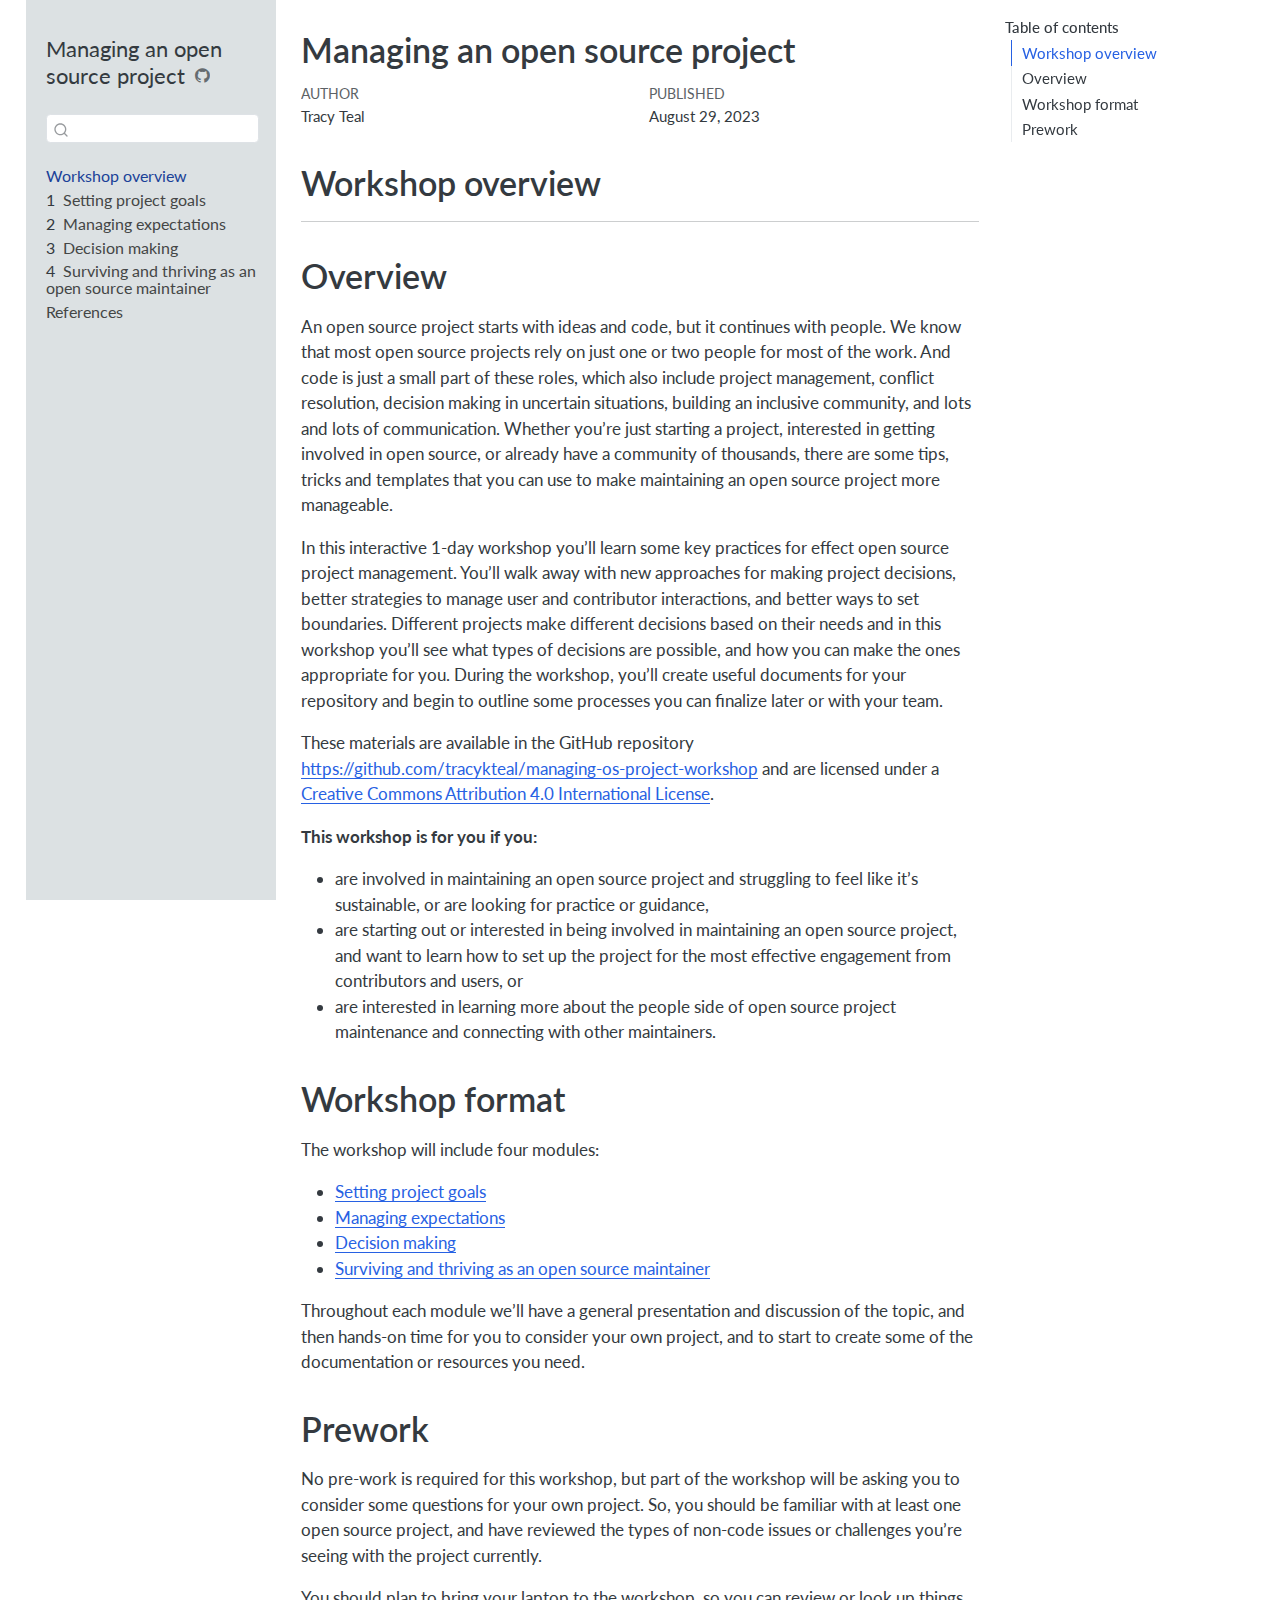
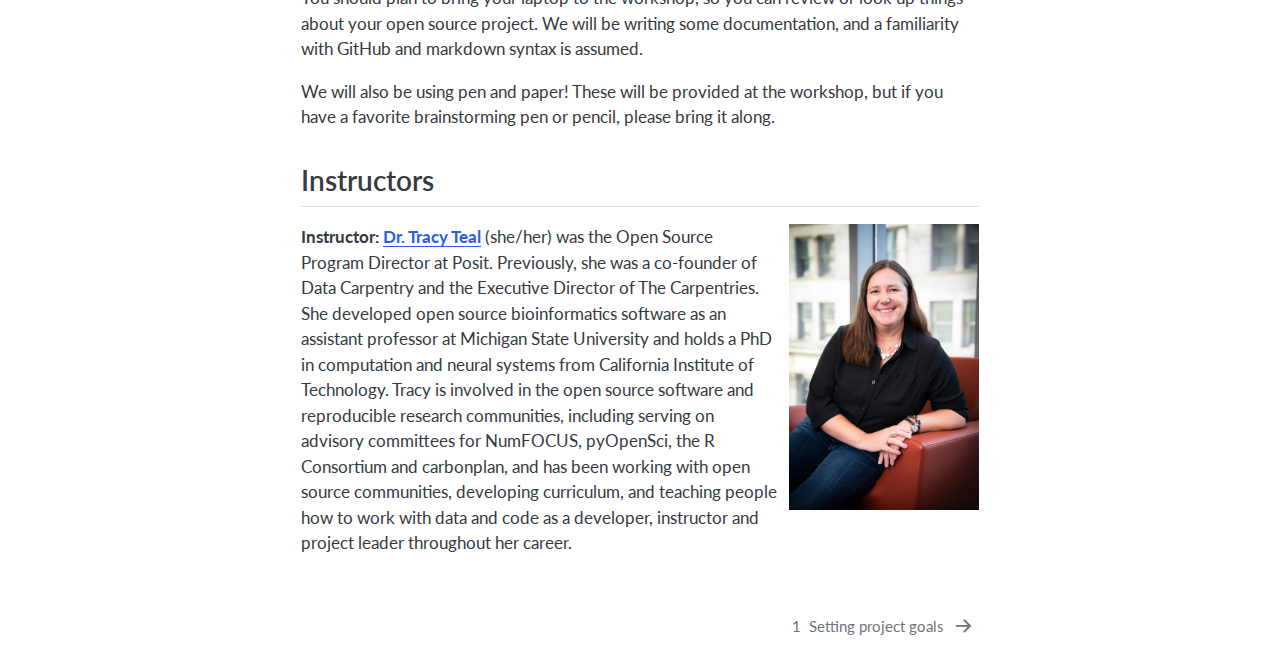
<file: index.html>
<!DOCTYPE html>
<html xmlns="http://www.w3.org/1999/xhtml" lang="en" xml:lang="en"><head>

<meta charset="utf-8">
<meta name="generator" content="quarto-1.4.549">

<meta name="viewport" content="width=device-width, initial-scale=1.0, user-scalable=yes">

<meta name="author" content="Tracy Teal">
<meta name="dcterms.date" content="2023-08-29">

<title>Managing an open source project</title>
<style>
code{white-space: pre-wrap;}
span.smallcaps{font-variant: small-caps;}
div.columns{display: flex; gap: min(4vw, 1.5em);}
div.column{flex: auto; overflow-x: auto;}
div.hanging-indent{margin-left: 1.5em; text-indent: -1.5em;}
ul.task-list{list-style: none;}
ul.task-list li input[type="checkbox"] {
  width: 0.8em;
  margin: 0 0.8em 0.2em -1em; /* quarto-specific, see https://github.com/quarto-dev/quarto-cli/issues/4556 */ 
  vertical-align: middle;
}
</style>


<script src="site_libs/quarto-nav/quarto-nav.js"></script>
<script src="site_libs/quarto-nav/headroom.min.js"></script>
<script src="site_libs/clipboard/clipboard.min.js"></script>
<script src="site_libs/quarto-search/autocomplete.umd.js"></script>
<script src="site_libs/quarto-search/fuse.min.js"></script>
<script src="site_libs/quarto-search/quarto-search.js"></script>
<meta name="quarto:offset" content="./">
<link href="./project-goals.html" rel="next">
<script src="site_libs/quarto-html/quarto.js"></script>
<script src="site_libs/quarto-html/popper.min.js"></script>
<script src="site_libs/quarto-html/tippy.umd.min.js"></script>
<script src="site_libs/quarto-html/anchor.min.js"></script>
<link href="site_libs/quarto-html/tippy.css" rel="stylesheet">
<link href="site_libs/quarto-html/quarto-syntax-highlighting.css" rel="stylesheet" id="quarto-text-highlighting-styles">
<script src="site_libs/bootstrap/bootstrap.min.js"></script>
<link href="site_libs/bootstrap/bootstrap-icons.css" rel="stylesheet">
<link href="site_libs/bootstrap/bootstrap.min.css" rel="stylesheet" id="quarto-bootstrap" data-mode="light">
<script id="quarto-search-options" type="application/json">{
  "location": "sidebar",
  "copy-button": false,
  "collapse-after": 3,
  "panel-placement": "start",
  "type": "textbox",
  "limit": 50,
  "keyboard-shortcut": [
    "f",
    "/",
    "s"
  ],
  "show-item-context": false,
  "language": {
    "search-no-results-text": "No results",
    "search-matching-documents-text": "matching documents",
    "search-copy-link-title": "Copy link to search",
    "search-hide-matches-text": "Hide additional matches",
    "search-more-match-text": "more match in this document",
    "search-more-matches-text": "more matches in this document",
    "search-clear-button-title": "Clear",
    "search-text-placeholder": "",
    "search-detached-cancel-button-title": "Cancel",
    "search-submit-button-title": "Submit",
    "search-label": "Search"
  }
}</script>


</head>

<body class="nav-sidebar floating">

<div id="quarto-search-results"></div>
  <header id="quarto-header" class="headroom fixed-top">
  <nav class="quarto-secondary-nav">
    <div class="container-fluid d-flex">
      <button type="button" class="quarto-btn-toggle btn" data-bs-toggle="collapse" data-bs-target=".quarto-sidebar-collapse-item" aria-controls="quarto-sidebar" aria-expanded="false" aria-label="Toggle sidebar navigation" onclick="if (window.quartoToggleHeadroom) { window.quartoToggleHeadroom(); }">
        <i class="bi bi-layout-text-sidebar-reverse"></i>
      </button>
        <nav class="quarto-page-breadcrumbs" aria-label="breadcrumb"><ol class="breadcrumb"><li class="breadcrumb-item"><a href="./index.html">Workshop overview</a></li></ol></nav>
        <a class="flex-grow-1" role="button" data-bs-toggle="collapse" data-bs-target=".quarto-sidebar-collapse-item" aria-controls="quarto-sidebar" aria-expanded="false" aria-label="Toggle sidebar navigation" onclick="if (window.quartoToggleHeadroom) { window.quartoToggleHeadroom(); }">      
        </a>
      <button type="button" class="btn quarto-search-button" aria-label="" onclick="window.quartoOpenSearch();">
        <i class="bi bi-search"></i>
      </button>
    </div>
  </nav>
</header>
<!-- content -->
<div id="quarto-content" class="quarto-container page-columns page-rows-contents page-layout-article">
<!-- sidebar -->
  <nav id="quarto-sidebar" class="sidebar collapse collapse-horizontal quarto-sidebar-collapse-item sidebar-navigation floating overflow-auto">
    <div class="pt-lg-2 mt-2 text-left sidebar-header">
    <div class="sidebar-title mb-0 py-0">
      <a href="./">Managing an open source project</a> 
        <div class="sidebar-tools-main">
    <a href="https://github.com/tracykteal/managing-os-project-workshop" title="Source Code" class="quarto-navigation-tool px-1" aria-label="Source Code"><i class="bi bi-github"></i></a>
</div>
    </div>
      </div>
        <div class="mt-2 flex-shrink-0 align-items-center">
        <div class="sidebar-search">
        <div id="quarto-search" class="" title="Search"></div>
        </div>
        </div>
    <div class="sidebar-menu-container"> 
    <ul class="list-unstyled mt-1">
        <li class="sidebar-item">
  <div class="sidebar-item-container"> 
  <a href="./index.html" class="sidebar-item-text sidebar-link active">
 <span class="menu-text">Workshop overview</span></a>
  </div>
</li>
        <li class="sidebar-item">
  <div class="sidebar-item-container"> 
  <a href="./project-goals.html" class="sidebar-item-text sidebar-link">
 <span class="menu-text"><span class="chapter-number">1</span>&nbsp; <span class="chapter-title">Setting project goals</span></span></a>
  </div>
</li>
        <li class="sidebar-item">
  <div class="sidebar-item-container"> 
  <a href="./managing-expectations.html" class="sidebar-item-text sidebar-link">
 <span class="menu-text"><span class="chapter-number">2</span>&nbsp; <span class="chapter-title">Managing expectations</span></span></a>
  </div>
</li>
        <li class="sidebar-item">
  <div class="sidebar-item-container"> 
  <a href="./decision-making.html" class="sidebar-item-text sidebar-link">
 <span class="menu-text"><span class="chapter-number">3</span>&nbsp; <span class="chapter-title">Decision making</span></span></a>
  </div>
</li>
        <li class="sidebar-item">
  <div class="sidebar-item-container"> 
  <a href="./thriving.html" class="sidebar-item-text sidebar-link">
 <span class="menu-text"><span class="chapter-number">4</span>&nbsp; <span class="chapter-title">Surviving and thriving as an open source maintainer</span></span></a>
  </div>
</li>
        <li class="sidebar-item">
  <div class="sidebar-item-container"> 
  <a href="./references.html" class="sidebar-item-text sidebar-link">
 <span class="menu-text">References</span></a>
  </div>
</li>
    </ul>
    </div>
</nav>
<div id="quarto-sidebar-glass" class="quarto-sidebar-collapse-item" data-bs-toggle="collapse" data-bs-target=".quarto-sidebar-collapse-item"></div>
<!-- margin-sidebar -->
    <div id="quarto-margin-sidebar" class="sidebar margin-sidebar">
        <nav id="TOC" role="doc-toc" class="toc-active">
    <h2 id="toc-title">Table of contents</h2>
   
  <ul>
  <li><a href="#workshop-overview" id="toc-workshop-overview" class="nav-link active" data-scroll-target="#workshop-overview">Workshop overview</a></li>
  <li><a href="#overview" id="toc-overview" class="nav-link" data-scroll-target="#overview">Overview</a></li>
  <li><a href="#workshop-format" id="toc-workshop-format" class="nav-link" data-scroll-target="#workshop-format">Workshop format</a></li>
  <li><a href="#prework" id="toc-prework" class="nav-link" data-scroll-target="#prework">Prework</a>
  <ul class="collapse">
  <li><a href="#instructors" id="toc-instructors" class="nav-link" data-scroll-target="#instructors">Instructors</a></li>
  </ul></li>
  </ul>
</nav>
    </div>
<!-- main -->
<main class="content" id="quarto-document-content">

<header id="title-block-header" class="quarto-title-block default">
<div class="quarto-title">
<h1 class="title">Managing an open source project</h1>
</div>



<div class="quarto-title-meta">

    <div>
    <div class="quarto-title-meta-heading">Author</div>
    <div class="quarto-title-meta-contents">
             <p>Tracy Teal </p>
          </div>
  </div>
    
    <div>
    <div class="quarto-title-meta-heading">Published</div>
    <div class="quarto-title-meta-contents">
      <p class="date">August 29, 2023</p>
    </div>
  </div>
  
    
  </div>
  


</header>


<section id="workshop-overview" class="level1 unnumbered">
<h1 class="unnumbered">Workshop overview</h1>
<hr>
</section>
<section id="overview" class="level1 unnumbered">
<h1 class="unnumbered">Overview</h1>
<p>An open source project starts with ideas and code, but it continues with people. We know that most open source projects rely on just one or two people for most of the work. And code is just a small part of these roles, which also include project management, conflict resolution, decision making in uncertain situations, building an inclusive community, and lots and lots of communication. Whether you’re just starting a project, interested in getting involved in open source, or already have a community of thousands, there are some tips, tricks and templates that you can use to make maintaining an open source project more manageable.</p>
<p>In this interactive 1-day workshop you’ll learn some key practices for effect open source project management. You’ll walk away with new approaches for making project decisions, better strategies to manage user and contributor interactions, and better ways to set boundaries. Different projects make different decisions based on their needs and in this workshop you’ll see what types of decisions are possible, and how you can make the ones appropriate for you. During the workshop, you’ll create useful documents for your repository and begin to outline some processes you can finalize later or with your team.</p>
<p>These materials are available in the GitHub repository <a href="https://github.com/tracykteal/managing-os-project-workshop">https://github.com/tracykteal/managing-os-project-workshop</a> and are licensed under a <a href="https://creativecommons.org/licenses/by/4.0/">Creative Commons Attribution 4.0 International License</a>.</p>
<p><strong>This workshop is for you if you:</strong></p>
<ul>
<li>are involved in maintaining an open source project and struggling to feel like it’s sustainable, or are looking for practice or guidance,</li>
<li>are starting out or interested in being involved in maintaining an open source project, and want to learn how to set up the project for the most effective engagement from contributors and users, or</li>
<li>are interested in learning more about the people side of open source project maintenance and connecting with other maintainers.</li>
</ul>
</section>
<section id="workshop-format" class="level1 unnumbered">
<h1 class="unnumbered">Workshop format</h1>
<p>The workshop will include four modules:</p>
<ul>
<li><a href="project-goals.html">Setting project goals</a></li>
<li><a href="managing-expectations.html">Managing expectations</a></li>
<li><a href="decision-making.html">Decision making</a></li>
<li><a href="thriving.html">Surviving and thriving as an open source maintainer</a></li>
</ul>
<p>Throughout each module we’ll have a general presentation and discussion of the topic, and then hands-on time for you to consider your own project, and to start to create some of the documentation or resources you need.</p>
</section>
<section id="prework" class="level1 unnumbered">
<h1 class="unnumbered">Prework</h1>
<p>No pre-work is required for this workshop, but part of the workshop will be asking you to consider some questions for your own project. So, you should be familiar with at least one open source project, and have reviewed the types of non-code issues or challenges you’re seeing with the project currently.</p>
<p>You should plan to bring your laptop to the workshop, so you can review or look up things about your open source project. We will be writing some documentation, and a familiarity with GitHub and markdown syntax is assumed.</p>
<p>We will also be using pen and paper! These will be provided at the workshop, but if you have a favorite brainstorming pen or pencil, please bring it along.</p>
<section id="instructors" class="level2 unnumbered">
<h2 class="unnumbered anchored" data-anchor-id="instructors">Instructors</h2>
<p><img src="images/teal.jpg" class="img-fluid" style="float:right;padding: 0 0 0 10px;" alt="Headshot of Dr. Tracy Teal" width="200"></p>
<p><strong>Instructor:</strong> <a href="https://www.linkedin.com/in/tracy-teal-059136b/"><strong>Dr.&nbsp;Tracy Teal</strong></a> (she/her) was the Open Source Program Director at Posit. Previously, she was a co-founder of Data Carpentry and the Executive Director of The Carpentries. She developed open source bioinformatics software as an assistant professor at Michigan State University and holds a PhD in computation and neural systems from California Institute of Technology. Tracy is involved in the open source software and reproducible research communities, including serving on advisory committees for NumFOCUS, pyOpenSci, the R Consortium and carbonplan, and has been working with open source communities, developing curriculum, and teaching people how to work with data and code as a developer, instructor and project leader throughout her career.</p>


</section>
</section>

</main> <!-- /main -->
<script id="quarto-html-after-body" type="application/javascript">
window.document.addEventListener("DOMContentLoaded", function (event) {
  const toggleBodyColorMode = (bsSheetEl) => {
    const mode = bsSheetEl.getAttribute("data-mode");
    const bodyEl = window.document.querySelector("body");
    if (mode === "dark") {
      bodyEl.classList.add("quarto-dark");
      bodyEl.classList.remove("quarto-light");
    } else {
      bodyEl.classList.add("quarto-light");
      bodyEl.classList.remove("quarto-dark");
    }
  }
  const toggleBodyColorPrimary = () => {
    const bsSheetEl = window.document.querySelector("link#quarto-bootstrap");
    if (bsSheetEl) {
      toggleBodyColorMode(bsSheetEl);
    }
  }
  toggleBodyColorPrimary();  
  const icon = "";
  const anchorJS = new window.AnchorJS();
  anchorJS.options = {
    placement: 'right',
    icon: icon
  };
  anchorJS.add('.anchored');
  const isCodeAnnotation = (el) => {
    for (const clz of el.classList) {
      if (clz.startsWith('code-annotation-')) {                     
        return true;
      }
    }
    return false;
  }
  const clipboard = new window.ClipboardJS('.code-copy-button', {
    text: function(trigger) {
      const codeEl = trigger.previousElementSibling.cloneNode(true);
      for (const childEl of codeEl.children) {
        if (isCodeAnnotation(childEl)) {
          childEl.remove();
        }
      }
      return codeEl.innerText;
    }
  });
  clipboard.on('success', function(e) {
    // button target
    const button = e.trigger;
    // don't keep focus
    button.blur();
    // flash "checked"
    button.classList.add('code-copy-button-checked');
    var currentTitle = button.getAttribute("title");
    button.setAttribute("title", "Copied!");
    let tooltip;
    if (window.bootstrap) {
      button.setAttribute("data-bs-toggle", "tooltip");
      button.setAttribute("data-bs-placement", "left");
      button.setAttribute("data-bs-title", "Copied!");
      tooltip = new bootstrap.Tooltip(button, 
        { trigger: "manual", 
          customClass: "code-copy-button-tooltip",
          offset: [0, -8]});
      tooltip.show();    
    }
    setTimeout(function() {
      if (tooltip) {
        tooltip.hide();
        button.removeAttribute("data-bs-title");
        button.removeAttribute("data-bs-toggle");
        button.removeAttribute("data-bs-placement");
      }
      button.setAttribute("title", currentTitle);
      button.classList.remove('code-copy-button-checked');
    }, 1000);
    // clear code selection
    e.clearSelection();
  });
  function tippyHover(el, contentFn, onTriggerFn, onUntriggerFn) {
    const config = {
      allowHTML: true,
      maxWidth: 500,
      delay: 100,
      arrow: false,
      appendTo: function(el) {
          return el.parentElement;
      },
      interactive: true,
      interactiveBorder: 10,
      theme: 'quarto',
      placement: 'bottom-start',
    };
    if (contentFn) {
      config.content = contentFn;
    }
    if (onTriggerFn) {
      config.onTrigger = onTriggerFn;
    }
    if (onUntriggerFn) {
      config.onUntrigger = onUntriggerFn;
    }
    window.tippy(el, config); 
  }
  const noterefs = window.document.querySelectorAll('a[role="doc-noteref"]');
  for (var i=0; i<noterefs.length; i++) {
    const ref = noterefs[i];
    tippyHover(ref, function() {
      // use id or data attribute instead here
      let href = ref.getAttribute('data-footnote-href') || ref.getAttribute('href');
      try { href = new URL(href).hash; } catch {}
      const id = href.replace(/^#\/?/, "");
      const note = window.document.getElementById(id);
      return note.innerHTML;
    });
  }
  const xrefs = window.document.querySelectorAll('a.quarto-xref');
  const processXRef = (id, note) => {
    // Strip column container classes
    const stripColumnClz = (el) => {
      el.classList.remove("page-full", "page-columns");
      if (el.children) {
        for (const child of el.children) {
          stripColumnClz(child);
        }
      }
    }
    stripColumnClz(note)
    if (id === null || id.startsWith('sec-')) {
      // Special case sections, only their first couple elements
      const container = document.createElement("div");
      if (note.children && note.children.length > 2) {
        container.appendChild(note.children[0].cloneNode(true));
        for (let i = 1; i < note.children.length; i++) {
          const child = note.children[i];
          if (child.tagName === "P" && child.innerText === "") {
            continue;
          } else {
            container.appendChild(child.cloneNode(true));
            break;
          }
        }
        if (window.Quarto?.typesetMath) {
          window.Quarto.typesetMath(container);
        }
        return container.innerHTML
      } else {
        if (window.Quarto?.typesetMath) {
          window.Quarto.typesetMath(note);
        }
        return note.innerHTML;
      }
    } else {
      // Remove any anchor links if they are present
      const anchorLink = note.querySelector('a.anchorjs-link');
      if (anchorLink) {
        anchorLink.remove();
      }
      if (window.Quarto?.typesetMath) {
        window.Quarto.typesetMath(note);
      }
      // TODO in 1.5, we should make sure this works without a callout special case
      if (note.classList.contains("callout")) {
        return note.outerHTML;
      } else {
        return note.innerHTML;
      }
    }
  }
  for (var i=0; i<xrefs.length; i++) {
    const xref = xrefs[i];
    tippyHover(xref, undefined, function(instance) {
      instance.disable();
      let url = xref.getAttribute('href');
      let hash = undefined; 
      if (url.startsWith('#')) {
        hash = url;
      } else {
        try { hash = new URL(url).hash; } catch {}
      }
      if (hash) {
        const id = hash.replace(/^#\/?/, "");
        const note = window.document.getElementById(id);
        if (note !== null) {
          try {
            const html = processXRef(id, note.cloneNode(true));
            instance.setContent(html);
          } finally {
            instance.enable();
            instance.show();
          }
        } else {
          // See if we can fetch this
          fetch(url.split('#')[0])
          .then(res => res.text())
          .then(html => {
            const parser = new DOMParser();
            const htmlDoc = parser.parseFromString(html, "text/html");
            const note = htmlDoc.getElementById(id);
            if (note !== null) {
              const html = processXRef(id, note);
              instance.setContent(html);
            } 
          }).finally(() => {
            instance.enable();
            instance.show();
          });
        }
      } else {
        // See if we can fetch a full url (with no hash to target)
        // This is a special case and we should probably do some content thinning / targeting
        fetch(url)
        .then(res => res.text())
        .then(html => {
          const parser = new DOMParser();
          const htmlDoc = parser.parseFromString(html, "text/html");
          const note = htmlDoc.querySelector('main.content');
          if (note !== null) {
            // This should only happen for chapter cross references
            // (since there is no id in the URL)
            // remove the first header
            if (note.children.length > 0 && note.children[0].tagName === "HEADER") {
              note.children[0].remove();
            }
            const html = processXRef(null, note);
            instance.setContent(html);
          } 
        }).finally(() => {
          instance.enable();
          instance.show();
        });
      }
    }, function(instance) {
    });
  }
      let selectedAnnoteEl;
      const selectorForAnnotation = ( cell, annotation) => {
        let cellAttr = 'data-code-cell="' + cell + '"';
        let lineAttr = 'data-code-annotation="' +  annotation + '"';
        const selector = 'span[' + cellAttr + '][' + lineAttr + ']';
        return selector;
      }
      const selectCodeLines = (annoteEl) => {
        const doc = window.document;
        const targetCell = annoteEl.getAttribute("data-target-cell");
        const targetAnnotation = annoteEl.getAttribute("data-target-annotation");
        const annoteSpan = window.document.querySelector(selectorForAnnotation(targetCell, targetAnnotation));
        const lines = annoteSpan.getAttribute("data-code-lines").split(",");
        const lineIds = lines.map((line) => {
          return targetCell + "-" + line;
        })
        let top = null;
        let height = null;
        let parent = null;
        if (lineIds.length > 0) {
            //compute the position of the single el (top and bottom and make a div)
            const el = window.document.getElementById(lineIds[0]);
            top = el.offsetTop;
            height = el.offsetHeight;
            parent = el.parentElement.parentElement;
          if (lineIds.length > 1) {
            const lastEl = window.document.getElementById(lineIds[lineIds.length - 1]);
            const bottom = lastEl.offsetTop + lastEl.offsetHeight;
            height = bottom - top;
          }
          if (top !== null && height !== null && parent !== null) {
            // cook up a div (if necessary) and position it 
            let div = window.document.getElementById("code-annotation-line-highlight");
            if (div === null) {
              div = window.document.createElement("div");
              div.setAttribute("id", "code-annotation-line-highlight");
              div.style.position = 'absolute';
              parent.appendChild(div);
            }
            div.style.top = top - 2 + "px";
            div.style.height = height + 4 + "px";
            div.style.left = 0;
            let gutterDiv = window.document.getElementById("code-annotation-line-highlight-gutter");
            if (gutterDiv === null) {
              gutterDiv = window.document.createElement("div");
              gutterDiv.setAttribute("id", "code-annotation-line-highlight-gutter");
              gutterDiv.style.position = 'absolute';
              const codeCell = window.document.getElementById(targetCell);
              const gutter = codeCell.querySelector('.code-annotation-gutter');
              gutter.appendChild(gutterDiv);
            }
            gutterDiv.style.top = top - 2 + "px";
            gutterDiv.style.height = height + 4 + "px";
          }
          selectedAnnoteEl = annoteEl;
        }
      };
      const unselectCodeLines = () => {
        const elementsIds = ["code-annotation-line-highlight", "code-annotation-line-highlight-gutter"];
        elementsIds.forEach((elId) => {
          const div = window.document.getElementById(elId);
          if (div) {
            div.remove();
          }
        });
        selectedAnnoteEl = undefined;
      };
        // Handle positioning of the toggle
    window.addEventListener(
      "resize",
      throttle(() => {
        elRect = undefined;
        if (selectedAnnoteEl) {
          selectCodeLines(selectedAnnoteEl);
        }
      }, 10)
    );
    function throttle(fn, ms) {
    let throttle = false;
    let timer;
      return (...args) => {
        if(!throttle) { // first call gets through
            fn.apply(this, args);
            throttle = true;
        } else { // all the others get throttled
            if(timer) clearTimeout(timer); // cancel #2
            timer = setTimeout(() => {
              fn.apply(this, args);
              timer = throttle = false;
            }, ms);
        }
      };
    }
      // Attach click handler to the DT
      const annoteDls = window.document.querySelectorAll('dt[data-target-cell]');
      for (const annoteDlNode of annoteDls) {
        annoteDlNode.addEventListener('click', (event) => {
          const clickedEl = event.target;
          if (clickedEl !== selectedAnnoteEl) {
            unselectCodeLines();
            const activeEl = window.document.querySelector('dt[data-target-cell].code-annotation-active');
            if (activeEl) {
              activeEl.classList.remove('code-annotation-active');
            }
            selectCodeLines(clickedEl);
            clickedEl.classList.add('code-annotation-active');
          } else {
            // Unselect the line
            unselectCodeLines();
            clickedEl.classList.remove('code-annotation-active');
          }
        });
      }
  const findCites = (el) => {
    const parentEl = el.parentElement;
    if (parentEl) {
      const cites = parentEl.dataset.cites;
      if (cites) {
        return {
          el,
          cites: cites.split(' ')
        };
      } else {
        return findCites(el.parentElement)
      }
    } else {
      return undefined;
    }
  };
  var bibliorefs = window.document.querySelectorAll('a[role="doc-biblioref"]');
  for (var i=0; i<bibliorefs.length; i++) {
    const ref = bibliorefs[i];
    const citeInfo = findCites(ref);
    if (citeInfo) {
      tippyHover(citeInfo.el, function() {
        var popup = window.document.createElement('div');
        citeInfo.cites.forEach(function(cite) {
          var citeDiv = window.document.createElement('div');
          citeDiv.classList.add('hanging-indent');
          citeDiv.classList.add('csl-entry');
          var biblioDiv = window.document.getElementById('ref-' + cite);
          if (biblioDiv) {
            citeDiv.innerHTML = biblioDiv.innerHTML;
          }
          popup.appendChild(citeDiv);
        });
        return popup.innerHTML;
      });
    }
  }
});
</script>
<nav class="page-navigation">
  <div class="nav-page nav-page-previous">
  </div>
  <div class="nav-page nav-page-next">
      <a href="./project-goals.html" class="pagination-link" aria-label="<span class='chapter-number'>1</span>&nbsp; <span class='chapter-title'>Setting project goals</span>">
        <span class="nav-page-text"><span class="chapter-number">1</span>&nbsp; <span class="chapter-title">Setting project goals</span></span> <i class="bi bi-arrow-right-short"></i>
      </a>
  </div>
</nav>
</div> <!-- /content -->




</body></html>
</file>
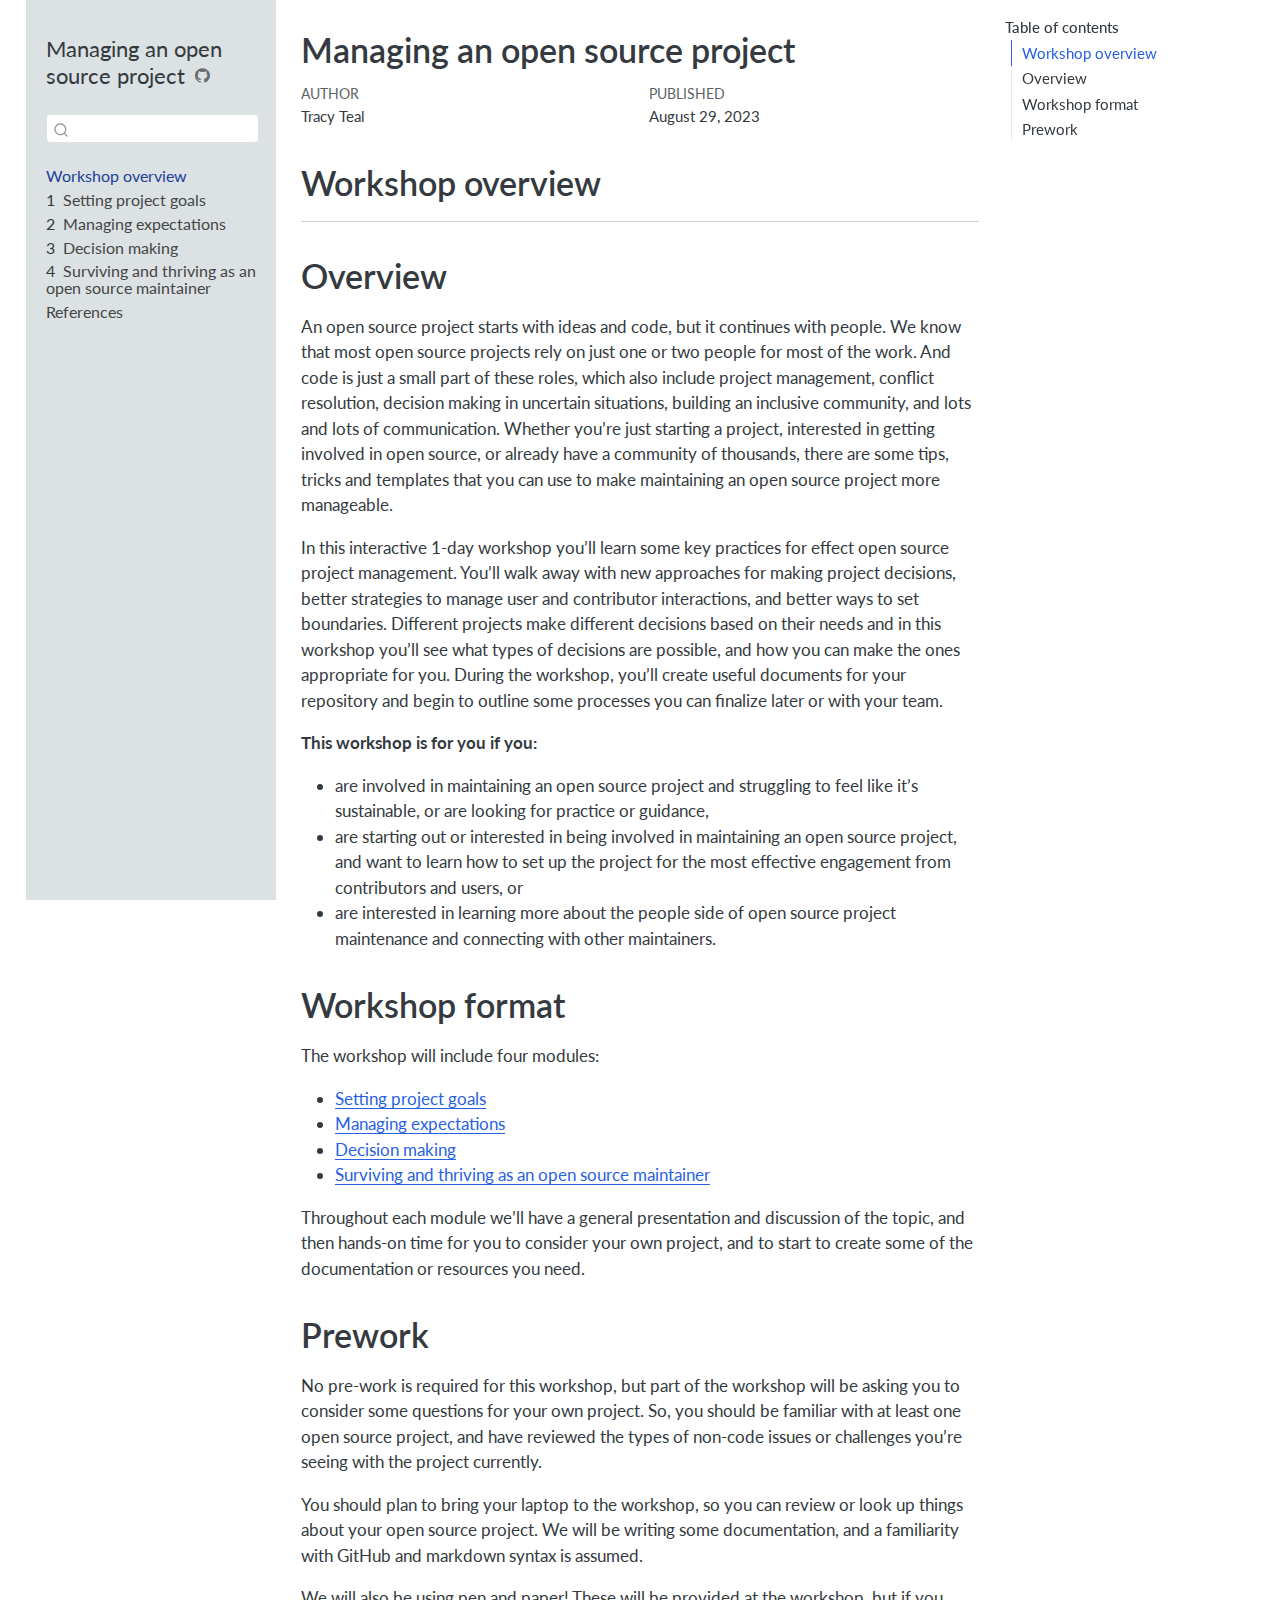
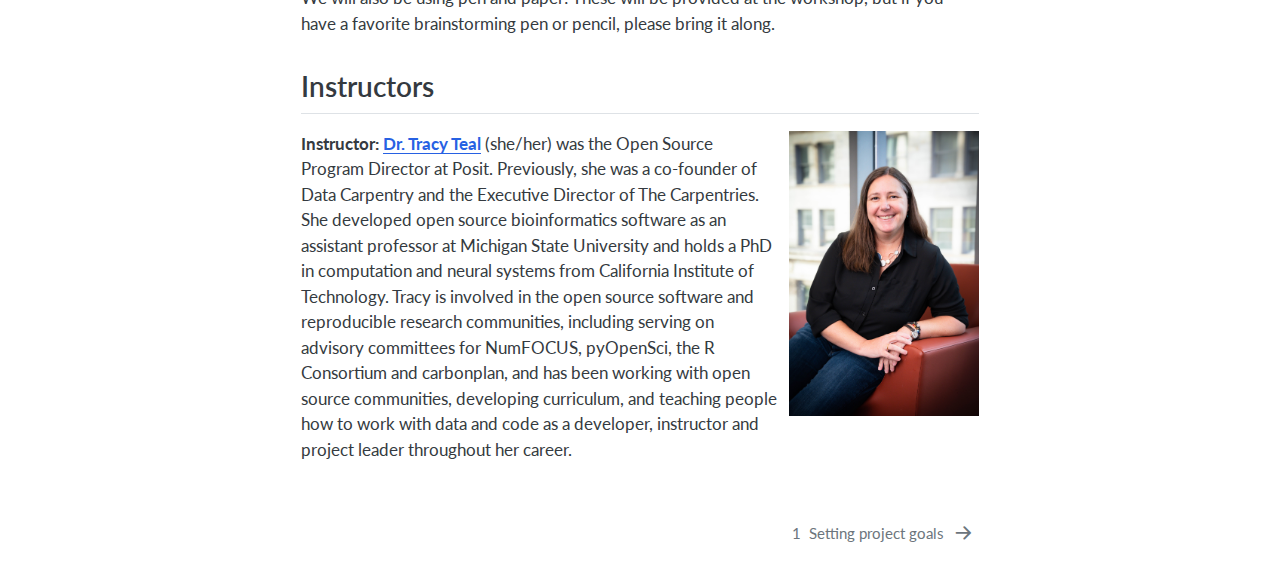
<file: _book/index.html>
<!DOCTYPE html>
<html xmlns="http://www.w3.org/1999/xhtml" lang="en" xml:lang="en"><head>

<meta charset="utf-8">
<meta name="generator" content="quarto-1.4.549">

<meta name="viewport" content="width=device-width, initial-scale=1.0, user-scalable=yes">

<meta name="author" content="Tracy Teal">
<meta name="dcterms.date" content="2023-08-29">

<title>Managing an open source project</title>
<style>
code{white-space: pre-wrap;}
span.smallcaps{font-variant: small-caps;}
div.columns{display: flex; gap: min(4vw, 1.5em);}
div.column{flex: auto; overflow-x: auto;}
div.hanging-indent{margin-left: 1.5em; text-indent: -1.5em;}
ul.task-list{list-style: none;}
ul.task-list li input[type="checkbox"] {
  width: 0.8em;
  margin: 0 0.8em 0.2em -1em; /* quarto-specific, see https://github.com/quarto-dev/quarto-cli/issues/4556 */ 
  vertical-align: middle;
}
</style>


<script src="site_libs/quarto-nav/quarto-nav.js"></script>
<script src="site_libs/quarto-nav/headroom.min.js"></script>
<script src="site_libs/clipboard/clipboard.min.js"></script>
<script src="site_libs/quarto-search/autocomplete.umd.js"></script>
<script src="site_libs/quarto-search/fuse.min.js"></script>
<script src="site_libs/quarto-search/quarto-search.js"></script>
<meta name="quarto:offset" content="./">
<link href="./project-goals.html" rel="next">
<script src="site_libs/quarto-html/quarto.js"></script>
<script src="site_libs/quarto-html/popper.min.js"></script>
<script src="site_libs/quarto-html/tippy.umd.min.js"></script>
<script src="site_libs/quarto-html/anchor.min.js"></script>
<link href="site_libs/quarto-html/tippy.css" rel="stylesheet">
<link href="site_libs/quarto-html/quarto-syntax-highlighting.css" rel="stylesheet" id="quarto-text-highlighting-styles">
<script src="site_libs/bootstrap/bootstrap.min.js"></script>
<link href="site_libs/bootstrap/bootstrap-icons.css" rel="stylesheet">
<link href="site_libs/bootstrap/bootstrap.min.css" rel="stylesheet" id="quarto-bootstrap" data-mode="light">
<script id="quarto-search-options" type="application/json">{
  "location": "sidebar",
  "copy-button": false,
  "collapse-after": 3,
  "panel-placement": "start",
  "type": "textbox",
  "limit": 50,
  "keyboard-shortcut": [
    "f",
    "/",
    "s"
  ],
  "show-item-context": false,
  "language": {
    "search-no-results-text": "No results",
    "search-matching-documents-text": "matching documents",
    "search-copy-link-title": "Copy link to search",
    "search-hide-matches-text": "Hide additional matches",
    "search-more-match-text": "more match in this document",
    "search-more-matches-text": "more matches in this document",
    "search-clear-button-title": "Clear",
    "search-text-placeholder": "",
    "search-detached-cancel-button-title": "Cancel",
    "search-submit-button-title": "Submit",
    "search-label": "Search"
  }
}</script>


</head>

<body class="nav-sidebar floating">

<div id="quarto-search-results"></div>
  <header id="quarto-header" class="headroom fixed-top">
  <nav class="quarto-secondary-nav">
    <div class="container-fluid d-flex">
      <button type="button" class="quarto-btn-toggle btn" data-bs-toggle="collapse" data-bs-target=".quarto-sidebar-collapse-item" aria-controls="quarto-sidebar" aria-expanded="false" aria-label="Toggle sidebar navigation" onclick="if (window.quartoToggleHeadroom) { window.quartoToggleHeadroom(); }">
        <i class="bi bi-layout-text-sidebar-reverse"></i>
      </button>
        <nav class="quarto-page-breadcrumbs" aria-label="breadcrumb"><ol class="breadcrumb"><li class="breadcrumb-item"><a href="./index.html">Workshop overview</a></li></ol></nav>
        <a class="flex-grow-1" role="button" data-bs-toggle="collapse" data-bs-target=".quarto-sidebar-collapse-item" aria-controls="quarto-sidebar" aria-expanded="false" aria-label="Toggle sidebar navigation" onclick="if (window.quartoToggleHeadroom) { window.quartoToggleHeadroom(); }">      
        </a>
      <button type="button" class="btn quarto-search-button" aria-label="" onclick="window.quartoOpenSearch();">
        <i class="bi bi-search"></i>
      </button>
    </div>
  </nav>
</header>
<!-- content -->
<div id="quarto-content" class="quarto-container page-columns page-rows-contents page-layout-article">
<!-- sidebar -->
  <nav id="quarto-sidebar" class="sidebar collapse collapse-horizontal quarto-sidebar-collapse-item sidebar-navigation floating overflow-auto">
    <div class="pt-lg-2 mt-2 text-left sidebar-header">
    <div class="sidebar-title mb-0 py-0">
      <a href="./">Managing an open source project</a> 
        <div class="sidebar-tools-main">
    <a href="https://github.com/tracykteal/managing-os-project-workshop" title="Source Code" class="quarto-navigation-tool px-1" aria-label="Source Code"><i class="bi bi-github"></i></a>
</div>
    </div>
      </div>
        <div class="mt-2 flex-shrink-0 align-items-center">
        <div class="sidebar-search">
        <div id="quarto-search" class="" title="Search"></div>
        </div>
        </div>
    <div class="sidebar-menu-container"> 
    <ul class="list-unstyled mt-1">
        <li class="sidebar-item">
  <div class="sidebar-item-container"> 
  <a href="./index.html" class="sidebar-item-text sidebar-link active">
 <span class="menu-text">Workshop overview</span></a>
  </div>
</li>
        <li class="sidebar-item">
  <div class="sidebar-item-container"> 
  <a href="./project-goals.html" class="sidebar-item-text sidebar-link">
 <span class="menu-text"><span class="chapter-number">1</span>&nbsp; <span class="chapter-title">Setting project goals</span></span></a>
  </div>
</li>
        <li class="sidebar-item">
  <div class="sidebar-item-container"> 
  <a href="./managing-expectations.html" class="sidebar-item-text sidebar-link">
 <span class="menu-text"><span class="chapter-number">2</span>&nbsp; <span class="chapter-title">Managing expectations</span></span></a>
  </div>
</li>
        <li class="sidebar-item">
  <div class="sidebar-item-container"> 
  <a href="./decision-making.html" class="sidebar-item-text sidebar-link">
 <span class="menu-text"><span class="chapter-number">3</span>&nbsp; <span class="chapter-title">Decision making</span></span></a>
  </div>
</li>
        <li class="sidebar-item">
  <div class="sidebar-item-container"> 
  <a href="./thriving.html" class="sidebar-item-text sidebar-link">
 <span class="menu-text"><span class="chapter-number">4</span>&nbsp; <span class="chapter-title">Surviving and thriving as an open source maintainer</span></span></a>
  </div>
</li>
        <li class="sidebar-item">
  <div class="sidebar-item-container"> 
  <a href="./references.html" class="sidebar-item-text sidebar-link">
 <span class="menu-text">References</span></a>
  </div>
</li>
    </ul>
    </div>
</nav>
<div id="quarto-sidebar-glass" class="quarto-sidebar-collapse-item" data-bs-toggle="collapse" data-bs-target=".quarto-sidebar-collapse-item"></div>
<!-- margin-sidebar -->
    <div id="quarto-margin-sidebar" class="sidebar margin-sidebar">
        <nav id="TOC" role="doc-toc" class="toc-active">
    <h2 id="toc-title">Table of contents</h2>
   
  <ul>
  <li><a href="#workshop-overview" id="toc-workshop-overview" class="nav-link active" data-scroll-target="#workshop-overview">Workshop overview</a></li>
  <li><a href="#overview" id="toc-overview" class="nav-link" data-scroll-target="#overview">Overview</a></li>
  <li><a href="#workshop-format" id="toc-workshop-format" class="nav-link" data-scroll-target="#workshop-format">Workshop format</a></li>
  <li><a href="#prework" id="toc-prework" class="nav-link" data-scroll-target="#prework">Prework</a>
  <ul class="collapse">
  <li><a href="#instructors" id="toc-instructors" class="nav-link" data-scroll-target="#instructors">Instructors</a></li>
  </ul></li>
  </ul>
</nav>
    </div>
<!-- main -->
<main class="content" id="quarto-document-content">

<header id="title-block-header" class="quarto-title-block default">
<div class="quarto-title">
<h1 class="title">Managing an open source project</h1>
</div>



<div class="quarto-title-meta">

    <div>
    <div class="quarto-title-meta-heading">Author</div>
    <div class="quarto-title-meta-contents">
             <p>Tracy Teal </p>
          </div>
  </div>
    
    <div>
    <div class="quarto-title-meta-heading">Published</div>
    <div class="quarto-title-meta-contents">
      <p class="date">August 29, 2023</p>
    </div>
  </div>
  
    
  </div>
  


</header>


<section id="workshop-overview" class="level1 unnumbered">
<h1 class="unnumbered">Workshop overview</h1>
<hr>
</section>
<section id="overview" class="level1 unnumbered">
<h1 class="unnumbered">Overview</h1>
<p>An open source project starts with ideas and code, but it continues with people. We know that most open source projects rely on just one or two people for most of the work. And code is just a small part of these roles, which also include project management, conflict resolution, decision making in uncertain situations, building an inclusive community, and lots and lots of communication. Whether you’re just starting a project, interested in getting involved in open source, or already have a community of thousands, there are some tips, tricks and templates that you can use to make maintaining an open source project more manageable.</p>
<p>In this interactive 1-day workshop you’ll learn some key practices for effect open source project management. You’ll walk away with new approaches for making project decisions, better strategies to manage user and contributor interactions, and better ways to set boundaries. Different projects make different decisions based on their needs and in this workshop you’ll see what types of decisions are possible, and how you can make the ones appropriate for you. During the workshop, you’ll create useful documents for your repository and begin to outline some processes you can finalize later or with your team.</p>
<p><strong>This workshop is for you if you:</strong></p>
<ul>
<li>are involved in maintaining an open source project and struggling to feel like it’s sustainable, or are looking for practice or guidance,</li>
<li>are starting out or interested in being involved in maintaining an open source project, and want to learn how to set up the project for the most effective engagement from contributors and users, or</li>
<li>are interested in learning more about the people side of open source project maintenance and connecting with other maintainers.</li>
</ul>
</section>
<section id="workshop-format" class="level1 unnumbered">
<h1 class="unnumbered">Workshop format</h1>
<p>The workshop will include four modules:</p>
<ul>
<li><a href="project-goals.html">Setting project goals</a></li>
<li><a href="managing-expectations.html">Managing expectations</a></li>
<li><a href="decision-making.html">Decision making</a></li>
<li><a href="thriving.html">Surviving and thriving as an open source maintainer</a></li>
</ul>
<p>Throughout each module we’ll have a general presentation and discussion of the topic, and then hands-on time for you to consider your own project, and to start to create some of the documentation or resources you need.</p>
</section>
<section id="prework" class="level1 unnumbered">
<h1 class="unnumbered">Prework</h1>
<p>No pre-work is required for this workshop, but part of the workshop will be asking you to consider some questions for your own project. So, you should be familiar with at least one open source project, and have reviewed the types of non-code issues or challenges you’re seeing with the project currently.</p>
<p>You should plan to bring your laptop to the workshop, so you can review or look up things about your open source project. We will be writing some documentation, and a familiarity with GitHub and markdown syntax is assumed.</p>
<p>We will also be using pen and paper! These will be provided at the workshop, but if you have a favorite brainstorming pen or pencil, please bring it along.</p>
<section id="instructors" class="level2 unnumbered">
<h2 class="unnumbered anchored" data-anchor-id="instructors">Instructors</h2>
<p><img src="images/teal.jpg" class="img-fluid" style="float:right;padding: 0 0 0 10px;" alt="Headshot of Dr. Tracy Teal" width="200"></p>
<p><strong>Instructor:</strong> <a href="https://www.linkedin.com/in/tracy-teal-059136b/"><strong>Dr.&nbsp;Tracy Teal</strong></a> (she/her) was the Open Source Program Director at Posit. Previously, she was a co-founder of Data Carpentry and the Executive Director of The Carpentries. She developed open source bioinformatics software as an assistant professor at Michigan State University and holds a PhD in computation and neural systems from California Institute of Technology. Tracy is involved in the open source software and reproducible research communities, including serving on advisory committees for NumFOCUS, pyOpenSci, the R Consortium and carbonplan, and has been working with open source communities, developing curriculum, and teaching people how to work with data and code as a developer, instructor and project leader throughout her career.</p>


</section>
</section>

</main> <!-- /main -->
<script id="quarto-html-after-body" type="application/javascript">
window.document.addEventListener("DOMContentLoaded", function (event) {
  const toggleBodyColorMode = (bsSheetEl) => {
    const mode = bsSheetEl.getAttribute("data-mode");
    const bodyEl = window.document.querySelector("body");
    if (mode === "dark") {
      bodyEl.classList.add("quarto-dark");
      bodyEl.classList.remove("quarto-light");
    } else {
      bodyEl.classList.add("quarto-light");
      bodyEl.classList.remove("quarto-dark");
    }
  }
  const toggleBodyColorPrimary = () => {
    const bsSheetEl = window.document.querySelector("link#quarto-bootstrap");
    if (bsSheetEl) {
      toggleBodyColorMode(bsSheetEl);
    }
  }
  toggleBodyColorPrimary();  
  const icon = "";
  const anchorJS = new window.AnchorJS();
  anchorJS.options = {
    placement: 'right',
    icon: icon
  };
  anchorJS.add('.anchored');
  const isCodeAnnotation = (el) => {
    for (const clz of el.classList) {
      if (clz.startsWith('code-annotation-')) {                     
        return true;
      }
    }
    return false;
  }
  const clipboard = new window.ClipboardJS('.code-copy-button', {
    text: function(trigger) {
      const codeEl = trigger.previousElementSibling.cloneNode(true);
      for (const childEl of codeEl.children) {
        if (isCodeAnnotation(childEl)) {
          childEl.remove();
        }
      }
      return codeEl.innerText;
    }
  });
  clipboard.on('success', function(e) {
    // button target
    const button = e.trigger;
    // don't keep focus
    button.blur();
    // flash "checked"
    button.classList.add('code-copy-button-checked');
    var currentTitle = button.getAttribute("title");
    button.setAttribute("title", "Copied!");
    let tooltip;
    if (window.bootstrap) {
      button.setAttribute("data-bs-toggle", "tooltip");
      button.setAttribute("data-bs-placement", "left");
      button.setAttribute("data-bs-title", "Copied!");
      tooltip = new bootstrap.Tooltip(button, 
        { trigger: "manual", 
          customClass: "code-copy-button-tooltip",
          offset: [0, -8]});
      tooltip.show();    
    }
    setTimeout(function() {
      if (tooltip) {
        tooltip.hide();
        button.removeAttribute("data-bs-title");
        button.removeAttribute("data-bs-toggle");
        button.removeAttribute("data-bs-placement");
      }
      button.setAttribute("title", currentTitle);
      button.classList.remove('code-copy-button-checked');
    }, 1000);
    // clear code selection
    e.clearSelection();
  });
  function tippyHover(el, contentFn, onTriggerFn, onUntriggerFn) {
    const config = {
      allowHTML: true,
      maxWidth: 500,
      delay: 100,
      arrow: false,
      appendTo: function(el) {
          return el.parentElement;
      },
      interactive: true,
      interactiveBorder: 10,
      theme: 'quarto',
      placement: 'bottom-start',
    };
    if (contentFn) {
      config.content = contentFn;
    }
    if (onTriggerFn) {
      config.onTrigger = onTriggerFn;
    }
    if (onUntriggerFn) {
      config.onUntrigger = onUntriggerFn;
    }
    window.tippy(el, config); 
  }
  const noterefs = window.document.querySelectorAll('a[role="doc-noteref"]');
  for (var i=0; i<noterefs.length; i++) {
    const ref = noterefs[i];
    tippyHover(ref, function() {
      // use id or data attribute instead here
      let href = ref.getAttribute('data-footnote-href') || ref.getAttribute('href');
      try { href = new URL(href).hash; } catch {}
      const id = href.replace(/^#\/?/, "");
      const note = window.document.getElementById(id);
      return note.innerHTML;
    });
  }
  const xrefs = window.document.querySelectorAll('a.quarto-xref');
  const processXRef = (id, note) => {
    // Strip column container classes
    const stripColumnClz = (el) => {
      el.classList.remove("page-full", "page-columns");
      if (el.children) {
        for (const child of el.children) {
          stripColumnClz(child);
        }
      }
    }
    stripColumnClz(note)
    if (id === null || id.startsWith('sec-')) {
      // Special case sections, only their first couple elements
      const container = document.createElement("div");
      if (note.children && note.children.length > 2) {
        container.appendChild(note.children[0].cloneNode(true));
        for (let i = 1; i < note.children.length; i++) {
          const child = note.children[i];
          if (child.tagName === "P" && child.innerText === "") {
            continue;
          } else {
            container.appendChild(child.cloneNode(true));
            break;
          }
        }
        if (window.Quarto?.typesetMath) {
          window.Quarto.typesetMath(container);
        }
        return container.innerHTML
      } else {
        if (window.Quarto?.typesetMath) {
          window.Quarto.typesetMath(note);
        }
        return note.innerHTML;
      }
    } else {
      // Remove any anchor links if they are present
      const anchorLink = note.querySelector('a.anchorjs-link');
      if (anchorLink) {
        anchorLink.remove();
      }
      if (window.Quarto?.typesetMath) {
        window.Quarto.typesetMath(note);
      }
      // TODO in 1.5, we should make sure this works without a callout special case
      if (note.classList.contains("callout")) {
        return note.outerHTML;
      } else {
        return note.innerHTML;
      }
    }
  }
  for (var i=0; i<xrefs.length; i++) {
    const xref = xrefs[i];
    tippyHover(xref, undefined, function(instance) {
      instance.disable();
      let url = xref.getAttribute('href');
      let hash = undefined; 
      if (url.startsWith('#')) {
        hash = url;
      } else {
        try { hash = new URL(url).hash; } catch {}
      }
      if (hash) {
        const id = hash.replace(/^#\/?/, "");
        const note = window.document.getElementById(id);
        if (note !== null) {
          try {
            const html = processXRef(id, note.cloneNode(true));
            instance.setContent(html);
          } finally {
            instance.enable();
            instance.show();
          }
        } else {
          // See if we can fetch this
          fetch(url.split('#')[0])
          .then(res => res.text())
          .then(html => {
            const parser = new DOMParser();
            const htmlDoc = parser.parseFromString(html, "text/html");
            const note = htmlDoc.getElementById(id);
            if (note !== null) {
              const html = processXRef(id, note);
              instance.setContent(html);
            } 
          }).finally(() => {
            instance.enable();
            instance.show();
          });
        }
      } else {
        // See if we can fetch a full url (with no hash to target)
        // This is a special case and we should probably do some content thinning / targeting
        fetch(url)
        .then(res => res.text())
        .then(html => {
          const parser = new DOMParser();
          const htmlDoc = parser.parseFromString(html, "text/html");
          const note = htmlDoc.querySelector('main.content');
          if (note !== null) {
            // This should only happen for chapter cross references
            // (since there is no id in the URL)
            // remove the first header
            if (note.children.length > 0 && note.children[0].tagName === "HEADER") {
              note.children[0].remove();
            }
            const html = processXRef(null, note);
            instance.setContent(html);
          } 
        }).finally(() => {
          instance.enable();
          instance.show();
        });
      }
    }, function(instance) {
    });
  }
      let selectedAnnoteEl;
      const selectorForAnnotation = ( cell, annotation) => {
        let cellAttr = 'data-code-cell="' + cell + '"';
        let lineAttr = 'data-code-annotation="' +  annotation + '"';
        const selector = 'span[' + cellAttr + '][' + lineAttr + ']';
        return selector;
      }
      const selectCodeLines = (annoteEl) => {
        const doc = window.document;
        const targetCell = annoteEl.getAttribute("data-target-cell");
        const targetAnnotation = annoteEl.getAttribute("data-target-annotation");
        const annoteSpan = window.document.querySelector(selectorForAnnotation(targetCell, targetAnnotation));
        const lines = annoteSpan.getAttribute("data-code-lines").split(",");
        const lineIds = lines.map((line) => {
          return targetCell + "-" + line;
        })
        let top = null;
        let height = null;
        let parent = null;
        if (lineIds.length > 0) {
            //compute the position of the single el (top and bottom and make a div)
            const el = window.document.getElementById(lineIds[0]);
            top = el.offsetTop;
            height = el.offsetHeight;
            parent = el.parentElement.parentElement;
          if (lineIds.length > 1) {
            const lastEl = window.document.getElementById(lineIds[lineIds.length - 1]);
            const bottom = lastEl.offsetTop + lastEl.offsetHeight;
            height = bottom - top;
          }
          if (top !== null && height !== null && parent !== null) {
            // cook up a div (if necessary) and position it 
            let div = window.document.getElementById("code-annotation-line-highlight");
            if (div === null) {
              div = window.document.createElement("div");
              div.setAttribute("id", "code-annotation-line-highlight");
              div.style.position = 'absolute';
              parent.appendChild(div);
            }
            div.style.top = top - 2 + "px";
            div.style.height = height + 4 + "px";
            div.style.left = 0;
            let gutterDiv = window.document.getElementById("code-annotation-line-highlight-gutter");
            if (gutterDiv === null) {
              gutterDiv = window.document.createElement("div");
              gutterDiv.setAttribute("id", "code-annotation-line-highlight-gutter");
              gutterDiv.style.position = 'absolute';
              const codeCell = window.document.getElementById(targetCell);
              const gutter = codeCell.querySelector('.code-annotation-gutter');
              gutter.appendChild(gutterDiv);
            }
            gutterDiv.style.top = top - 2 + "px";
            gutterDiv.style.height = height + 4 + "px";
          }
          selectedAnnoteEl = annoteEl;
        }
      };
      const unselectCodeLines = () => {
        const elementsIds = ["code-annotation-line-highlight", "code-annotation-line-highlight-gutter"];
        elementsIds.forEach((elId) => {
          const div = window.document.getElementById(elId);
          if (div) {
            div.remove();
          }
        });
        selectedAnnoteEl = undefined;
      };
        // Handle positioning of the toggle
    window.addEventListener(
      "resize",
      throttle(() => {
        elRect = undefined;
        if (selectedAnnoteEl) {
          selectCodeLines(selectedAnnoteEl);
        }
      }, 10)
    );
    function throttle(fn, ms) {
    let throttle = false;
    let timer;
      return (...args) => {
        if(!throttle) { // first call gets through
            fn.apply(this, args);
            throttle = true;
        } else { // all the others get throttled
            if(timer) clearTimeout(timer); // cancel #2
            timer = setTimeout(() => {
              fn.apply(this, args);
              timer = throttle = false;
            }, ms);
        }
      };
    }
      // Attach click handler to the DT
      const annoteDls = window.document.querySelectorAll('dt[data-target-cell]');
      for (const annoteDlNode of annoteDls) {
        annoteDlNode.addEventListener('click', (event) => {
          const clickedEl = event.target;
          if (clickedEl !== selectedAnnoteEl) {
            unselectCodeLines();
            const activeEl = window.document.querySelector('dt[data-target-cell].code-annotation-active');
            if (activeEl) {
              activeEl.classList.remove('code-annotation-active');
            }
            selectCodeLines(clickedEl);
            clickedEl.classList.add('code-annotation-active');
          } else {
            // Unselect the line
            unselectCodeLines();
            clickedEl.classList.remove('code-annotation-active');
          }
        });
      }
  const findCites = (el) => {
    const parentEl = el.parentElement;
    if (parentEl) {
      const cites = parentEl.dataset.cites;
      if (cites) {
        return {
          el,
          cites: cites.split(' ')
        };
      } else {
        return findCites(el.parentElement)
      }
    } else {
      return undefined;
    }
  };
  var bibliorefs = window.document.querySelectorAll('a[role="doc-biblioref"]');
  for (var i=0; i<bibliorefs.length; i++) {
    const ref = bibliorefs[i];
    const citeInfo = findCites(ref);
    if (citeInfo) {
      tippyHover(citeInfo.el, function() {
        var popup = window.document.createElement('div');
        citeInfo.cites.forEach(function(cite) {
          var citeDiv = window.document.createElement('div');
          citeDiv.classList.add('hanging-indent');
          citeDiv.classList.add('csl-entry');
          var biblioDiv = window.document.getElementById('ref-' + cite);
          if (biblioDiv) {
            citeDiv.innerHTML = biblioDiv.innerHTML;
          }
          popup.appendChild(citeDiv);
        });
        return popup.innerHTML;
      });
    }
  }
});
</script>
<nav class="page-navigation">
  <div class="nav-page nav-page-previous">
  </div>
  <div class="nav-page nav-page-next">
      <a href="./project-goals.html" class="pagination-link" aria-label="<span class='chapter-number'>1</span>&nbsp; <span class='chapter-title'>Setting project goals</span>">
        <span class="nav-page-text"><span class="chapter-number">1</span>&nbsp; <span class="chapter-title">Setting project goals</span></span> <i class="bi bi-arrow-right-short"></i>
      </a>
  </div>
</nav>
</div> <!-- /content -->




</body></html>
</file>
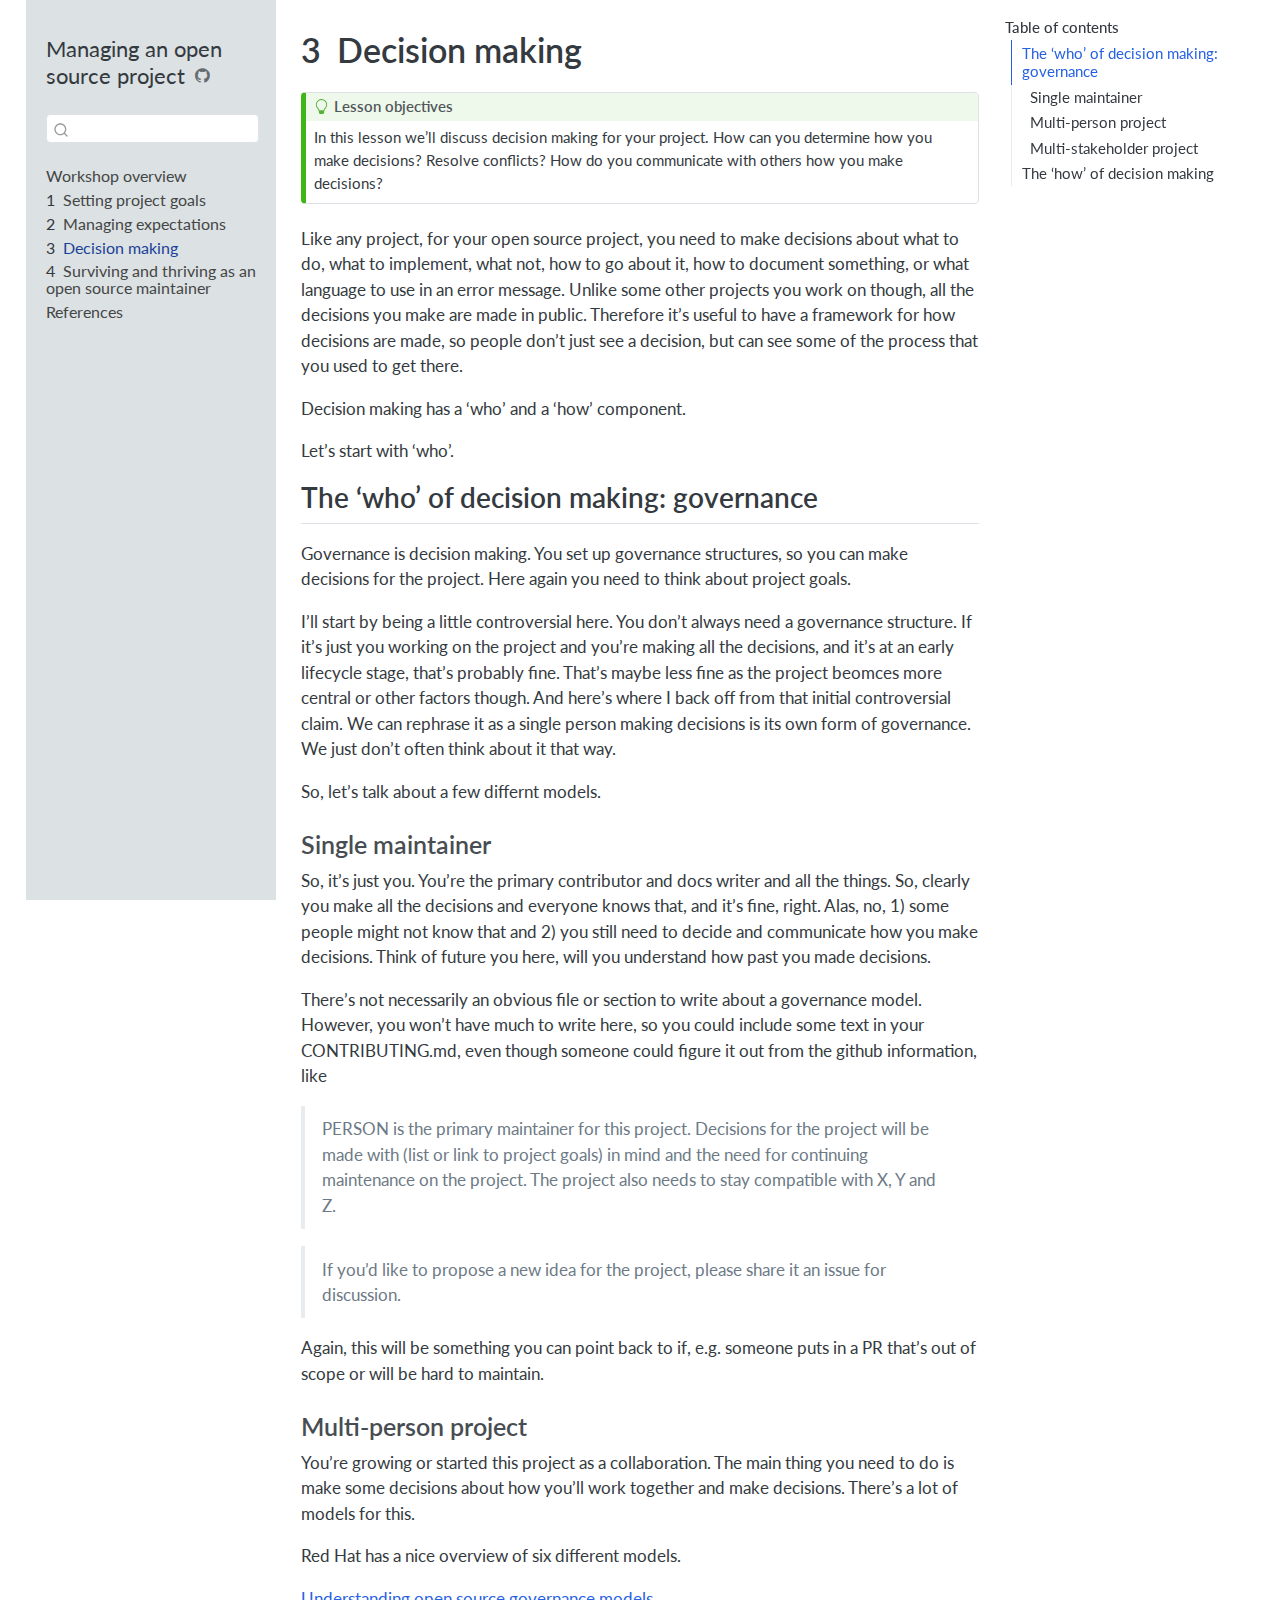
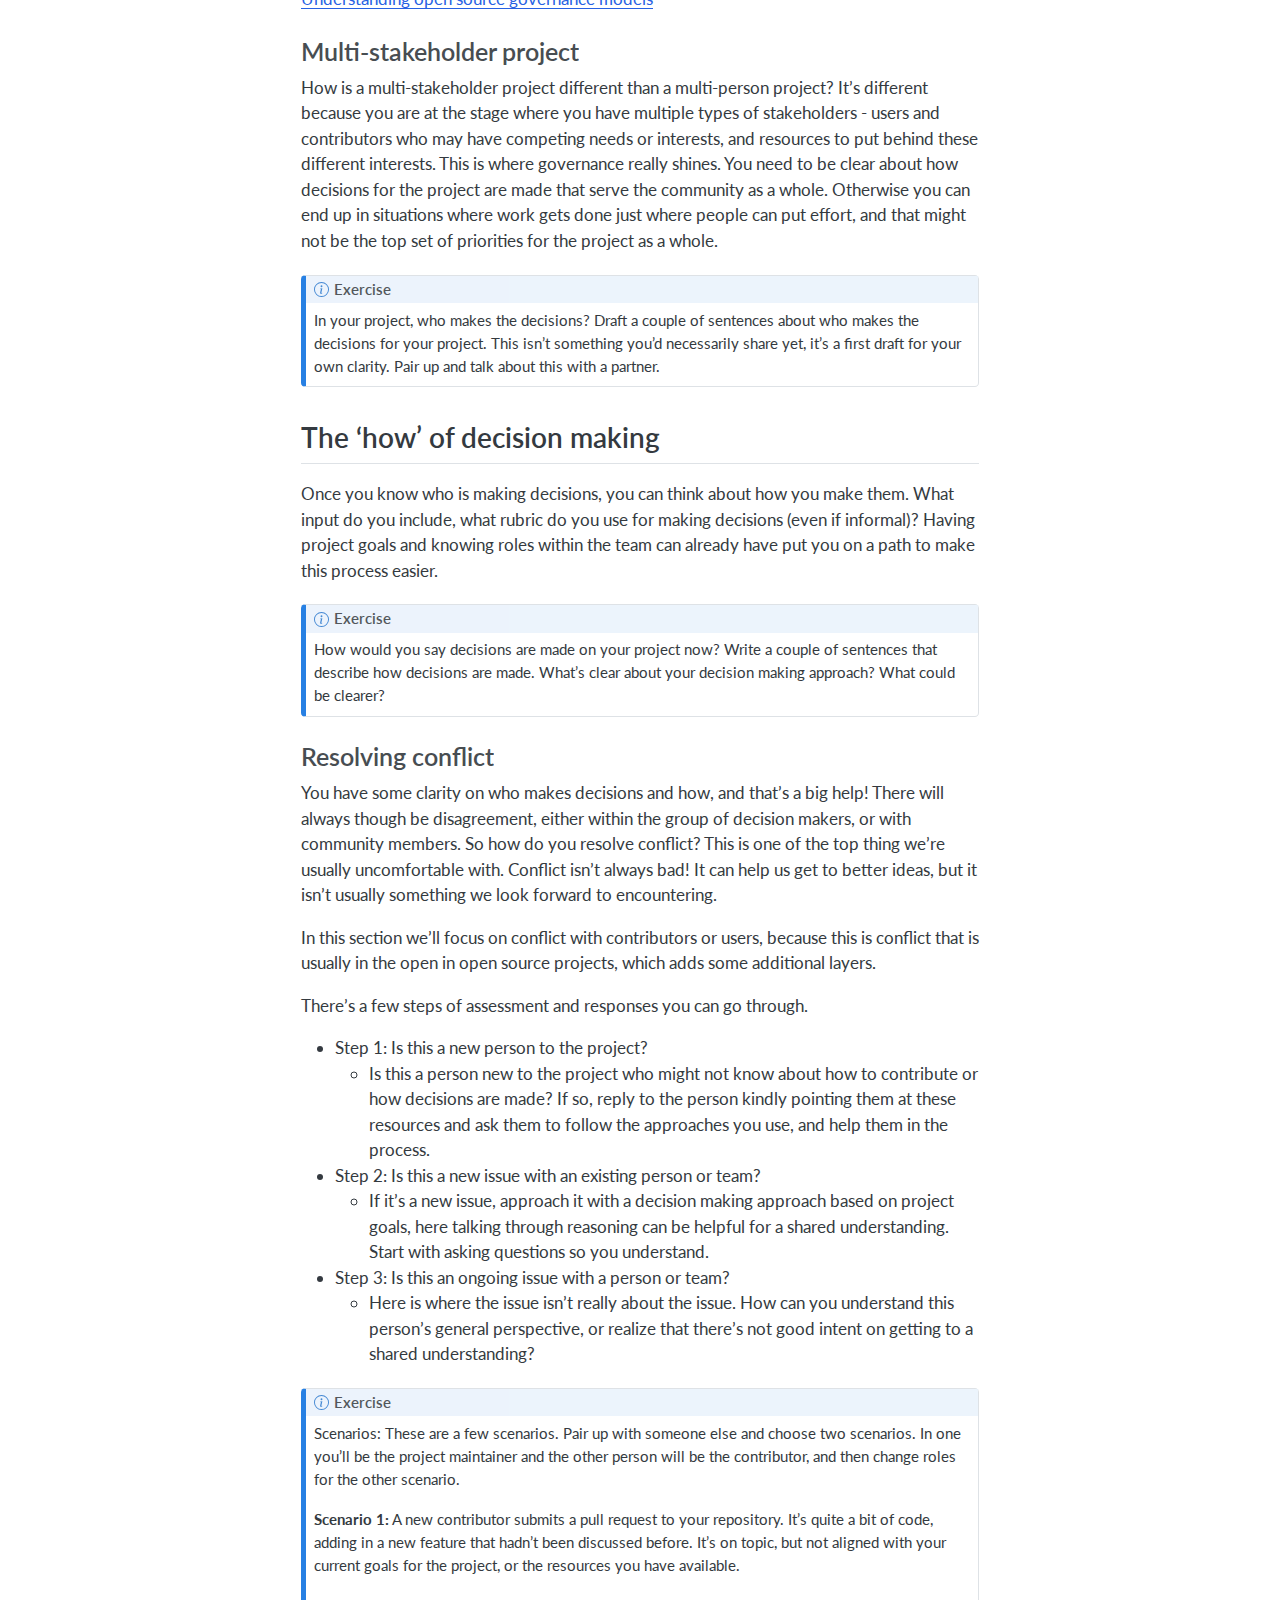
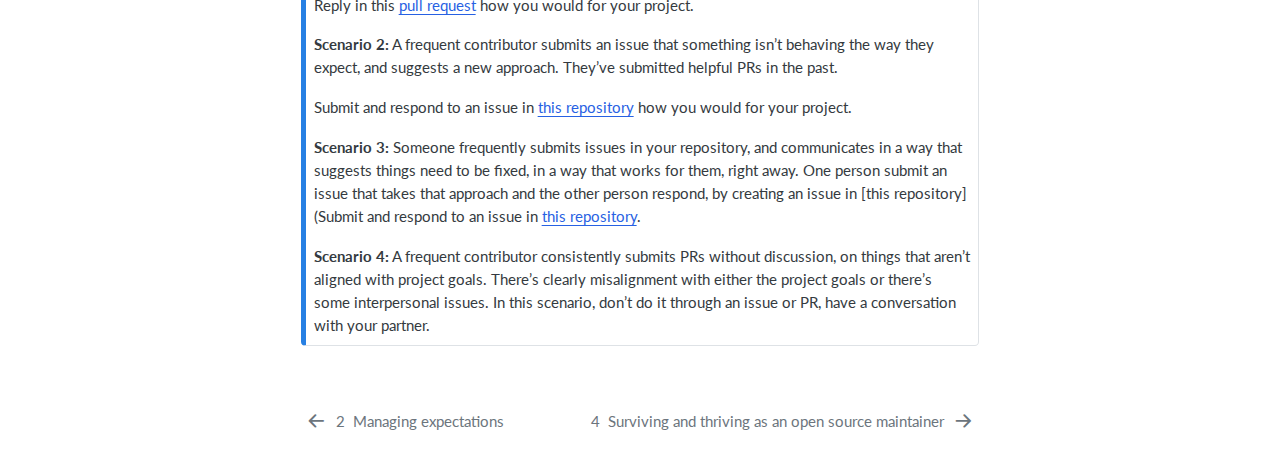
<file: decision-making.html>
<!DOCTYPE html>
<html xmlns="http://www.w3.org/1999/xhtml" lang="en" xml:lang="en"><head>

<meta charset="utf-8">
<meta name="generator" content="quarto-1.4.549">

<meta name="viewport" content="width=device-width, initial-scale=1.0, user-scalable=yes">


<title>Managing an open source project - 3&nbsp; Decision making</title>
<style>
code{white-space: pre-wrap;}
span.smallcaps{font-variant: small-caps;}
div.columns{display: flex; gap: min(4vw, 1.5em);}
div.column{flex: auto; overflow-x: auto;}
div.hanging-indent{margin-left: 1.5em; text-indent: -1.5em;}
ul.task-list{list-style: none;}
ul.task-list li input[type="checkbox"] {
  width: 0.8em;
  margin: 0 0.8em 0.2em -1em; /* quarto-specific, see https://github.com/quarto-dev/quarto-cli/issues/4556 */ 
  vertical-align: middle;
}
</style>


<script src="site_libs/quarto-nav/quarto-nav.js"></script>
<script src="site_libs/quarto-nav/headroom.min.js"></script>
<script src="site_libs/clipboard/clipboard.min.js"></script>
<script src="site_libs/quarto-search/autocomplete.umd.js"></script>
<script src="site_libs/quarto-search/fuse.min.js"></script>
<script src="site_libs/quarto-search/quarto-search.js"></script>
<meta name="quarto:offset" content="./">
<link href="./thriving.html" rel="next">
<link href="./managing-expectations.html" rel="prev">
<script src="site_libs/quarto-html/quarto.js"></script>
<script src="site_libs/quarto-html/popper.min.js"></script>
<script src="site_libs/quarto-html/tippy.umd.min.js"></script>
<script src="site_libs/quarto-html/anchor.min.js"></script>
<link href="site_libs/quarto-html/tippy.css" rel="stylesheet">
<link href="site_libs/quarto-html/quarto-syntax-highlighting.css" rel="stylesheet" id="quarto-text-highlighting-styles">
<script src="site_libs/bootstrap/bootstrap.min.js"></script>
<link href="site_libs/bootstrap/bootstrap-icons.css" rel="stylesheet">
<link href="site_libs/bootstrap/bootstrap.min.css" rel="stylesheet" id="quarto-bootstrap" data-mode="light">
<script id="quarto-search-options" type="application/json">{
  "location": "sidebar",
  "copy-button": false,
  "collapse-after": 3,
  "panel-placement": "start",
  "type": "textbox",
  "limit": 50,
  "keyboard-shortcut": [
    "f",
    "/",
    "s"
  ],
  "show-item-context": false,
  "language": {
    "search-no-results-text": "No results",
    "search-matching-documents-text": "matching documents",
    "search-copy-link-title": "Copy link to search",
    "search-hide-matches-text": "Hide additional matches",
    "search-more-match-text": "more match in this document",
    "search-more-matches-text": "more matches in this document",
    "search-clear-button-title": "Clear",
    "search-text-placeholder": "",
    "search-detached-cancel-button-title": "Cancel",
    "search-submit-button-title": "Submit",
    "search-label": "Search"
  }
}</script>


</head>

<body class="nav-sidebar floating">

<div id="quarto-search-results"></div>
  <header id="quarto-header" class="headroom fixed-top">
  <nav class="quarto-secondary-nav">
    <div class="container-fluid d-flex">
      <button type="button" class="quarto-btn-toggle btn" data-bs-toggle="collapse" data-bs-target=".quarto-sidebar-collapse-item" aria-controls="quarto-sidebar" aria-expanded="false" aria-label="Toggle sidebar navigation" onclick="if (window.quartoToggleHeadroom) { window.quartoToggleHeadroom(); }">
        <i class="bi bi-layout-text-sidebar-reverse"></i>
      </button>
        <nav class="quarto-page-breadcrumbs" aria-label="breadcrumb"><ol class="breadcrumb"><li class="breadcrumb-item"><a href="./decision-making.html"><span class="chapter-number">3</span>&nbsp; <span class="chapter-title">Decision making</span></a></li></ol></nav>
        <a class="flex-grow-1" role="button" data-bs-toggle="collapse" data-bs-target=".quarto-sidebar-collapse-item" aria-controls="quarto-sidebar" aria-expanded="false" aria-label="Toggle sidebar navigation" onclick="if (window.quartoToggleHeadroom) { window.quartoToggleHeadroom(); }">      
        </a>
      <button type="button" class="btn quarto-search-button" aria-label="" onclick="window.quartoOpenSearch();">
        <i class="bi bi-search"></i>
      </button>
    </div>
  </nav>
</header>
<!-- content -->
<div id="quarto-content" class="quarto-container page-columns page-rows-contents page-layout-article">
<!-- sidebar -->
  <nav id="quarto-sidebar" class="sidebar collapse collapse-horizontal quarto-sidebar-collapse-item sidebar-navigation floating overflow-auto">
    <div class="pt-lg-2 mt-2 text-left sidebar-header">
    <div class="sidebar-title mb-0 py-0">
      <a href="./">Managing an open source project</a> 
        <div class="sidebar-tools-main">
    <a href="https://github.com/tracykteal/managing-os-project-workshop" title="Source Code" class="quarto-navigation-tool px-1" aria-label="Source Code"><i class="bi bi-github"></i></a>
</div>
    </div>
      </div>
        <div class="mt-2 flex-shrink-0 align-items-center">
        <div class="sidebar-search">
        <div id="quarto-search" class="" title="Search"></div>
        </div>
        </div>
    <div class="sidebar-menu-container"> 
    <ul class="list-unstyled mt-1">
        <li class="sidebar-item">
  <div class="sidebar-item-container"> 
  <a href="./index.html" class="sidebar-item-text sidebar-link">
 <span class="menu-text">Workshop overview</span></a>
  </div>
</li>
        <li class="sidebar-item">
  <div class="sidebar-item-container"> 
  <a href="./project-goals.html" class="sidebar-item-text sidebar-link">
 <span class="menu-text"><span class="chapter-number">1</span>&nbsp; <span class="chapter-title">Setting project goals</span></span></a>
  </div>
</li>
        <li class="sidebar-item">
  <div class="sidebar-item-container"> 
  <a href="./managing-expectations.html" class="sidebar-item-text sidebar-link">
 <span class="menu-text"><span class="chapter-number">2</span>&nbsp; <span class="chapter-title">Managing expectations</span></span></a>
  </div>
</li>
        <li class="sidebar-item">
  <div class="sidebar-item-container"> 
  <a href="./decision-making.html" class="sidebar-item-text sidebar-link active">
 <span class="menu-text"><span class="chapter-number">3</span>&nbsp; <span class="chapter-title">Decision making</span></span></a>
  </div>
</li>
        <li class="sidebar-item">
  <div class="sidebar-item-container"> 
  <a href="./thriving.html" class="sidebar-item-text sidebar-link">
 <span class="menu-text"><span class="chapter-number">4</span>&nbsp; <span class="chapter-title">Surviving and thriving as an open source maintainer</span></span></a>
  </div>
</li>
        <li class="sidebar-item">
  <div class="sidebar-item-container"> 
  <a href="./references.html" class="sidebar-item-text sidebar-link">
 <span class="menu-text">References</span></a>
  </div>
</li>
    </ul>
    </div>
</nav>
<div id="quarto-sidebar-glass" class="quarto-sidebar-collapse-item" data-bs-toggle="collapse" data-bs-target=".quarto-sidebar-collapse-item"></div>
<!-- margin-sidebar -->
    <div id="quarto-margin-sidebar" class="sidebar margin-sidebar">
        <nav id="TOC" role="doc-toc" class="toc-active">
    <h2 id="toc-title">Table of contents</h2>
   
  <ul>
  <li><a href="#the-who-of-decision-making-governance" id="toc-the-who-of-decision-making-governance" class="nav-link active" data-scroll-target="#the-who-of-decision-making-governance">The ‘who’ of decision making: governance</a>
  <ul class="collapse">
  <li><a href="#single-maintainer" id="toc-single-maintainer" class="nav-link" data-scroll-target="#single-maintainer">Single maintainer</a></li>
  <li><a href="#multi-person-project" id="toc-multi-person-project" class="nav-link" data-scroll-target="#multi-person-project">Multi-person project</a></li>
  <li><a href="#multi-stakeholder-project" id="toc-multi-stakeholder-project" class="nav-link" data-scroll-target="#multi-stakeholder-project">Multi-stakeholder project</a></li>
  </ul></li>
  <li><a href="#the-how-of-decision-making" id="toc-the-how-of-decision-making" class="nav-link" data-scroll-target="#the-how-of-decision-making">The ‘how’ of decision making</a>
  <ul class="collapse">
  <li><a href="#resolving-conflict" id="toc-resolving-conflict" class="nav-link" data-scroll-target="#resolving-conflict">Resolving conflict</a></li>
  </ul></li>
  </ul>
</nav>
    </div>
<!-- main -->
<main class="content" id="quarto-document-content">

<header id="title-block-header" class="quarto-title-block default">
<div class="quarto-title">
<h1 class="title"><span class="chapter-number">3</span>&nbsp; <span class="chapter-title">Decision making</span></h1>
</div>



<div class="quarto-title-meta">

    
  
    
  </div>
  


</header>


<div class="callout callout-style-default callout-tip callout-titled">
<div class="callout-header d-flex align-content-center">
<div class="callout-icon-container">
<i class="callout-icon"></i>
</div>
<div class="callout-title-container flex-fill">
Lesson objectives
</div>
</div>
<div class="callout-body-container callout-body">
<p>In this lesson we’ll discuss decision making for your project. How can you determine how you make decisions? Resolve conflicts? How do you communicate with others how you make decisions?</p>
</div>
</div>
<p>Like any project, for your open source project, you need to make decisions about what to do, what to implement, what not, how to go about it, how to document something, or what language to use in an error message. Unlike some other projects you work on though, all the decisions you make are made in public. Therefore it’s useful to have a framework for how decisions are made, so people don’t just see a decision, but can see some of the process that you used to get there.</p>
<p>Decision making has a ‘who’ and a ‘how’ component.</p>
<p>Let’s start with ‘who’.</p>
<section id="the-who-of-decision-making-governance" class="level2">
<h2 class="anchored" data-anchor-id="the-who-of-decision-making-governance">The ‘who’ of decision making: governance</h2>
<p>Governance is decision making. You set up governance structures, so you can make decisions for the project. Here again you need to think about project goals.</p>
<p>I’ll start by being a little controversial here. You don’t always need a governance structure. If it’s just you working on the project and you’re making all the decisions, and it’s at an early lifecycle stage, that’s probably fine. That’s maybe less fine as the project beomces more central or other factors though. And here’s where I back off from that initial controversial claim. We can rephrase it as a single person making decisions is its own form of governance. We just don’t often think about it that way.</p>
<p>So, let’s talk about a few differnt models.</p>
<section id="single-maintainer" class="level3">
<h3 class="anchored" data-anchor-id="single-maintainer">Single maintainer</h3>
<p>So, it’s just you. You’re the primary contributor and docs writer and all the things. So, clearly you make all the decisions and everyone knows that, and it’s fine, right. Alas, no, 1) some people might not know that and 2) you still need to decide and communicate how you make decisions. Think of future you here, will you understand how past you made decisions.</p>
<p>There’s not necessarily an obvious file or section to write about a governance model. However, you won’t have much to write here, so you could include some text in your CONTRIBUTING.md, even though someone could figure it out from the github information, like</p>
<blockquote class="blockquote">
<p>PERSON is the primary maintainer for this project. Decisions for the project will be made with (list or link to project goals) in mind and the need for continuing maintenance on the project. The project also needs to stay compatible with X, Y and Z.</p>
</blockquote>
<blockquote class="blockquote">
<p>If you’d like to propose a new idea for the project, please share it an issue for discussion.</p>
</blockquote>
<p>Again, this will be something you can point back to if, e.g.&nbsp;someone puts in a PR that’s out of scope or will be hard to maintain.</p>
</section>
<section id="multi-person-project" class="level3">
<h3 class="anchored" data-anchor-id="multi-person-project">Multi-person project</h3>
<p>You’re growing or started this project as a collaboration. The main thing you need to do is make some decisions about how you’ll work together and make decisions. There’s a lot of models for this.</p>
<p>Red Hat has a nice overview of six different models.</p>
<p><a href="https://www.redhat.com/en/blog/understanding-open-source-governance-models">Understanding open source governance models</a></p>
</section>
<section id="multi-stakeholder-project" class="level3">
<h3 class="anchored" data-anchor-id="multi-stakeholder-project">Multi-stakeholder project</h3>
<p>How is a multi-stakeholder project different than a multi-person project? It’s different because you are at the stage where you have multiple types of stakeholders - users and contributors who may have competing needs or interests, and resources to put behind these different interests. This is where governance really shines. You need to be clear about how decisions for the project are made that serve the community as a whole. Otherwise you can end up in situations where work gets done just where people can put effort, and that might not be the top set of priorities for the project as a whole.</p>
<div class="callout callout-style-default callout-note callout-titled">
<div class="callout-header d-flex align-content-center">
<div class="callout-icon-container">
<i class="callout-icon"></i>
</div>
<div class="callout-title-container flex-fill">
Exercise
</div>
</div>
<div class="callout-body-container callout-body">
<p>In your project, who makes the decisions? Draft a couple of sentences about who makes the decisions for your project. This isn’t something you’d necessarily share yet, it’s a first draft for your own clarity. Pair up and talk about this with a partner.</p>
</div>
</div>
</section>
</section>
<section id="the-how-of-decision-making" class="level2">
<h2 class="anchored" data-anchor-id="the-how-of-decision-making">The ‘how’ of decision making</h2>
<p>Once you know who is making decisions, you can think about how you make them. What input do you include, what rubric do you use for making decisions (even if informal)? Having project goals and knowing roles within the team can already have put you on a path to make this process easier.</p>
<div class="callout callout-style-default callout-note callout-titled">
<div class="callout-header d-flex align-content-center">
<div class="callout-icon-container">
<i class="callout-icon"></i>
</div>
<div class="callout-title-container flex-fill">
Exercise
</div>
</div>
<div class="callout-body-container callout-body">
<p>How would you say decisions are made on your project now? Write a couple of sentences that describe how decisions are made. What’s clear about your decision making approach? What could be clearer?</p>
</div>
</div>
<section id="resolving-conflict" class="level3">
<h3 class="anchored" data-anchor-id="resolving-conflict">Resolving conflict</h3>
<p>You have some clarity on who makes decisions and how, and that’s a big help! There will always though be disagreement, either within the group of decision makers, or with community members. So how do you resolve conflict? This is one of the top thing we’re usually uncomfortable with. Conflict isn’t always bad! It can help us get to better ideas, but it isn’t usually something we look forward to encountering.</p>
<p>In this section we’ll focus on conflict with contributors or users, because this is conflict that is usually in the open in open source projects, which adds some additional layers.</p>
<p>There’s a few steps of assessment and responses you can go through.</p>
<ul>
<li>Step 1: Is this a new person to the project?
<ul>
<li>Is this a person new to the project who might not know about how to contribute or how decisions are made? If so, reply to the person kindly pointing them at these resources and ask them to follow the approaches you use, and help them in the process.</li>
</ul></li>
<li>Step 2: Is this a new issue with an existing person or team?
<ul>
<li>If it’s a new issue, approach it with a decision making approach based on project goals, here talking through reasoning can be helpful for a shared understanding. Start with asking questions so you understand.</li>
</ul></li>
<li>Step 3: Is this an ongoing issue with a person or team?
<ul>
<li>Here is where the issue isn’t really about the issue. How can you understand this person’s general perspective, or realize that there’s not good intent on getting to a shared understanding?</li>
</ul></li>
</ul>
<div class="callout callout-style-default callout-note callout-titled">
<div class="callout-header d-flex align-content-center">
<div class="callout-icon-container">
<i class="callout-icon"></i>
</div>
<div class="callout-title-container flex-fill">
Exercise
</div>
</div>
<div class="callout-body-container callout-body">
<p>Scenarios: These are a few scenarios. Pair up with someone else and choose two scenarios. In one you’ll be the project maintainer and the other person will be the contributor, and then change roles for the other scenario.</p>
<p><strong>Scenario 1:</strong> A new contributor submits a pull request to your repository. It’s quite a bit of code, adding in a new feature that hadn’t been discussed before. It’s on topic, but not aligned with your current goals for the project, or the resources you have available.</p>
<p>Reply in this <a href="https://github.com/posit-conf-2023/managing-os-project/pull/2">pull request</a> how you would for your project.</p>
<p><strong>Scenario 2:</strong> A frequent contributor submits an issue that something isn’t behaving the way they expect, and suggests a new approach. They’ve submitted helpful PRs in the past.</p>
<p>Submit and respond to an issue in <a href="https://github.com/posit-conf-2023/managing-os-project/">this repository</a> how you would for your project.</p>
<p><strong>Scenario 3:</strong> Someone frequently submits issues in your repository, and communicates in a way that suggests things need to be fixed, in a way that works for them, right away. One person submit an issue that takes that approach and the other person respond, by creating an issue in [this repository](Submit and respond to an issue in <a href="https://github.com/posit-conf-2023/managing-os-project/">this repository</a>.</p>
<p><strong>Scenario 4:</strong> A frequent contributor consistently submits PRs without discussion, on things that aren’t aligned with project goals. There’s clearly misalignment with either the project goals or there’s some interpersonal issues. In this scenario, don’t do it through an issue or PR, have a conversation with your partner.</p>
</div>
</div>


</section>
</section>

</main> <!-- /main -->
<script id="quarto-html-after-body" type="application/javascript">
window.document.addEventListener("DOMContentLoaded", function (event) {
  const toggleBodyColorMode = (bsSheetEl) => {
    const mode = bsSheetEl.getAttribute("data-mode");
    const bodyEl = window.document.querySelector("body");
    if (mode === "dark") {
      bodyEl.classList.add("quarto-dark");
      bodyEl.classList.remove("quarto-light");
    } else {
      bodyEl.classList.add("quarto-light");
      bodyEl.classList.remove("quarto-dark");
    }
  }
  const toggleBodyColorPrimary = () => {
    const bsSheetEl = window.document.querySelector("link#quarto-bootstrap");
    if (bsSheetEl) {
      toggleBodyColorMode(bsSheetEl);
    }
  }
  toggleBodyColorPrimary();  
  const icon = "";
  const anchorJS = new window.AnchorJS();
  anchorJS.options = {
    placement: 'right',
    icon: icon
  };
  anchorJS.add('.anchored');
  const isCodeAnnotation = (el) => {
    for (const clz of el.classList) {
      if (clz.startsWith('code-annotation-')) {                     
        return true;
      }
    }
    return false;
  }
  const clipboard = new window.ClipboardJS('.code-copy-button', {
    text: function(trigger) {
      const codeEl = trigger.previousElementSibling.cloneNode(true);
      for (const childEl of codeEl.children) {
        if (isCodeAnnotation(childEl)) {
          childEl.remove();
        }
      }
      return codeEl.innerText;
    }
  });
  clipboard.on('success', function(e) {
    // button target
    const button = e.trigger;
    // don't keep focus
    button.blur();
    // flash "checked"
    button.classList.add('code-copy-button-checked');
    var currentTitle = button.getAttribute("title");
    button.setAttribute("title", "Copied!");
    let tooltip;
    if (window.bootstrap) {
      button.setAttribute("data-bs-toggle", "tooltip");
      button.setAttribute("data-bs-placement", "left");
      button.setAttribute("data-bs-title", "Copied!");
      tooltip = new bootstrap.Tooltip(button, 
        { trigger: "manual", 
          customClass: "code-copy-button-tooltip",
          offset: [0, -8]});
      tooltip.show();    
    }
    setTimeout(function() {
      if (tooltip) {
        tooltip.hide();
        button.removeAttribute("data-bs-title");
        button.removeAttribute("data-bs-toggle");
        button.removeAttribute("data-bs-placement");
      }
      button.setAttribute("title", currentTitle);
      button.classList.remove('code-copy-button-checked');
    }, 1000);
    // clear code selection
    e.clearSelection();
  });
  function tippyHover(el, contentFn, onTriggerFn, onUntriggerFn) {
    const config = {
      allowHTML: true,
      maxWidth: 500,
      delay: 100,
      arrow: false,
      appendTo: function(el) {
          return el.parentElement;
      },
      interactive: true,
      interactiveBorder: 10,
      theme: 'quarto',
      placement: 'bottom-start',
    };
    if (contentFn) {
      config.content = contentFn;
    }
    if (onTriggerFn) {
      config.onTrigger = onTriggerFn;
    }
    if (onUntriggerFn) {
      config.onUntrigger = onUntriggerFn;
    }
    window.tippy(el, config); 
  }
  const noterefs = window.document.querySelectorAll('a[role="doc-noteref"]');
  for (var i=0; i<noterefs.length; i++) {
    const ref = noterefs[i];
    tippyHover(ref, function() {
      // use id or data attribute instead here
      let href = ref.getAttribute('data-footnote-href') || ref.getAttribute('href');
      try { href = new URL(href).hash; } catch {}
      const id = href.replace(/^#\/?/, "");
      const note = window.document.getElementById(id);
      return note.innerHTML;
    });
  }
  const xrefs = window.document.querySelectorAll('a.quarto-xref');
  const processXRef = (id, note) => {
    // Strip column container classes
    const stripColumnClz = (el) => {
      el.classList.remove("page-full", "page-columns");
      if (el.children) {
        for (const child of el.children) {
          stripColumnClz(child);
        }
      }
    }
    stripColumnClz(note)
    if (id === null || id.startsWith('sec-')) {
      // Special case sections, only their first couple elements
      const container = document.createElement("div");
      if (note.children && note.children.length > 2) {
        container.appendChild(note.children[0].cloneNode(true));
        for (let i = 1; i < note.children.length; i++) {
          const child = note.children[i];
          if (child.tagName === "P" && child.innerText === "") {
            continue;
          } else {
            container.appendChild(child.cloneNode(true));
            break;
          }
        }
        if (window.Quarto?.typesetMath) {
          window.Quarto.typesetMath(container);
        }
        return container.innerHTML
      } else {
        if (window.Quarto?.typesetMath) {
          window.Quarto.typesetMath(note);
        }
        return note.innerHTML;
      }
    } else {
      // Remove any anchor links if they are present
      const anchorLink = note.querySelector('a.anchorjs-link');
      if (anchorLink) {
        anchorLink.remove();
      }
      if (window.Quarto?.typesetMath) {
        window.Quarto.typesetMath(note);
      }
      // TODO in 1.5, we should make sure this works without a callout special case
      if (note.classList.contains("callout")) {
        return note.outerHTML;
      } else {
        return note.innerHTML;
      }
    }
  }
  for (var i=0; i<xrefs.length; i++) {
    const xref = xrefs[i];
    tippyHover(xref, undefined, function(instance) {
      instance.disable();
      let url = xref.getAttribute('href');
      let hash = undefined; 
      if (url.startsWith('#')) {
        hash = url;
      } else {
        try { hash = new URL(url).hash; } catch {}
      }
      if (hash) {
        const id = hash.replace(/^#\/?/, "");
        const note = window.document.getElementById(id);
        if (note !== null) {
          try {
            const html = processXRef(id, note.cloneNode(true));
            instance.setContent(html);
          } finally {
            instance.enable();
            instance.show();
          }
        } else {
          // See if we can fetch this
          fetch(url.split('#')[0])
          .then(res => res.text())
          .then(html => {
            const parser = new DOMParser();
            const htmlDoc = parser.parseFromString(html, "text/html");
            const note = htmlDoc.getElementById(id);
            if (note !== null) {
              const html = processXRef(id, note);
              instance.setContent(html);
            } 
          }).finally(() => {
            instance.enable();
            instance.show();
          });
        }
      } else {
        // See if we can fetch a full url (with no hash to target)
        // This is a special case and we should probably do some content thinning / targeting
        fetch(url)
        .then(res => res.text())
        .then(html => {
          const parser = new DOMParser();
          const htmlDoc = parser.parseFromString(html, "text/html");
          const note = htmlDoc.querySelector('main.content');
          if (note !== null) {
            // This should only happen for chapter cross references
            // (since there is no id in the URL)
            // remove the first header
            if (note.children.length > 0 && note.children[0].tagName === "HEADER") {
              note.children[0].remove();
            }
            const html = processXRef(null, note);
            instance.setContent(html);
          } 
        }).finally(() => {
          instance.enable();
          instance.show();
        });
      }
    }, function(instance) {
    });
  }
      let selectedAnnoteEl;
      const selectorForAnnotation = ( cell, annotation) => {
        let cellAttr = 'data-code-cell="' + cell + '"';
        let lineAttr = 'data-code-annotation="' +  annotation + '"';
        const selector = 'span[' + cellAttr + '][' + lineAttr + ']';
        return selector;
      }
      const selectCodeLines = (annoteEl) => {
        const doc = window.document;
        const targetCell = annoteEl.getAttribute("data-target-cell");
        const targetAnnotation = annoteEl.getAttribute("data-target-annotation");
        const annoteSpan = window.document.querySelector(selectorForAnnotation(targetCell, targetAnnotation));
        const lines = annoteSpan.getAttribute("data-code-lines").split(",");
        const lineIds = lines.map((line) => {
          return targetCell + "-" + line;
        })
        let top = null;
        let height = null;
        let parent = null;
        if (lineIds.length > 0) {
            //compute the position of the single el (top and bottom and make a div)
            const el = window.document.getElementById(lineIds[0]);
            top = el.offsetTop;
            height = el.offsetHeight;
            parent = el.parentElement.parentElement;
          if (lineIds.length > 1) {
            const lastEl = window.document.getElementById(lineIds[lineIds.length - 1]);
            const bottom = lastEl.offsetTop + lastEl.offsetHeight;
            height = bottom - top;
          }
          if (top !== null && height !== null && parent !== null) {
            // cook up a div (if necessary) and position it 
            let div = window.document.getElementById("code-annotation-line-highlight");
            if (div === null) {
              div = window.document.createElement("div");
              div.setAttribute("id", "code-annotation-line-highlight");
              div.style.position = 'absolute';
              parent.appendChild(div);
            }
            div.style.top = top - 2 + "px";
            div.style.height = height + 4 + "px";
            div.style.left = 0;
            let gutterDiv = window.document.getElementById("code-annotation-line-highlight-gutter");
            if (gutterDiv === null) {
              gutterDiv = window.document.createElement("div");
              gutterDiv.setAttribute("id", "code-annotation-line-highlight-gutter");
              gutterDiv.style.position = 'absolute';
              const codeCell = window.document.getElementById(targetCell);
              const gutter = codeCell.querySelector('.code-annotation-gutter');
              gutter.appendChild(gutterDiv);
            }
            gutterDiv.style.top = top - 2 + "px";
            gutterDiv.style.height = height + 4 + "px";
          }
          selectedAnnoteEl = annoteEl;
        }
      };
      const unselectCodeLines = () => {
        const elementsIds = ["code-annotation-line-highlight", "code-annotation-line-highlight-gutter"];
        elementsIds.forEach((elId) => {
          const div = window.document.getElementById(elId);
          if (div) {
            div.remove();
          }
        });
        selectedAnnoteEl = undefined;
      };
        // Handle positioning of the toggle
    window.addEventListener(
      "resize",
      throttle(() => {
        elRect = undefined;
        if (selectedAnnoteEl) {
          selectCodeLines(selectedAnnoteEl);
        }
      }, 10)
    );
    function throttle(fn, ms) {
    let throttle = false;
    let timer;
      return (...args) => {
        if(!throttle) { // first call gets through
            fn.apply(this, args);
            throttle = true;
        } else { // all the others get throttled
            if(timer) clearTimeout(timer); // cancel #2
            timer = setTimeout(() => {
              fn.apply(this, args);
              timer = throttle = false;
            }, ms);
        }
      };
    }
      // Attach click handler to the DT
      const annoteDls = window.document.querySelectorAll('dt[data-target-cell]');
      for (const annoteDlNode of annoteDls) {
        annoteDlNode.addEventListener('click', (event) => {
          const clickedEl = event.target;
          if (clickedEl !== selectedAnnoteEl) {
            unselectCodeLines();
            const activeEl = window.document.querySelector('dt[data-target-cell].code-annotation-active');
            if (activeEl) {
              activeEl.classList.remove('code-annotation-active');
            }
            selectCodeLines(clickedEl);
            clickedEl.classList.add('code-annotation-active');
          } else {
            // Unselect the line
            unselectCodeLines();
            clickedEl.classList.remove('code-annotation-active');
          }
        });
      }
  const findCites = (el) => {
    const parentEl = el.parentElement;
    if (parentEl) {
      const cites = parentEl.dataset.cites;
      if (cites) {
        return {
          el,
          cites: cites.split(' ')
        };
      } else {
        return findCites(el.parentElement)
      }
    } else {
      return undefined;
    }
  };
  var bibliorefs = window.document.querySelectorAll('a[role="doc-biblioref"]');
  for (var i=0; i<bibliorefs.length; i++) {
    const ref = bibliorefs[i];
    const citeInfo = findCites(ref);
    if (citeInfo) {
      tippyHover(citeInfo.el, function() {
        var popup = window.document.createElement('div');
        citeInfo.cites.forEach(function(cite) {
          var citeDiv = window.document.createElement('div');
          citeDiv.classList.add('hanging-indent');
          citeDiv.classList.add('csl-entry');
          var biblioDiv = window.document.getElementById('ref-' + cite);
          if (biblioDiv) {
            citeDiv.innerHTML = biblioDiv.innerHTML;
          }
          popup.appendChild(citeDiv);
        });
        return popup.innerHTML;
      });
    }
  }
});
</script>
<nav class="page-navigation">
  <div class="nav-page nav-page-previous">
      <a href="./managing-expectations.html" class="pagination-link  aria-label=" &lt;span="" expectations&lt;="" span&gt;"="">
        <i class="bi bi-arrow-left-short"></i> <span class="nav-page-text"><span class="chapter-number">2</span>&nbsp; <span class="chapter-title">Managing expectations</span></span>
      </a>          
  </div>
  <div class="nav-page nav-page-next">
      <a href="./thriving.html" class="pagination-link" aria-label="<span class='chapter-number'>4</span>&nbsp; <span class='chapter-title'>Surviving and thriving as an open source maintainer</span>">
        <span class="nav-page-text"><span class="chapter-number">4</span>&nbsp; <span class="chapter-title">Surviving and thriving as an open source maintainer</span></span> <i class="bi bi-arrow-right-short"></i>
      </a>
  </div>
</nav>
</div> <!-- /content -->




</body></html>
</file>
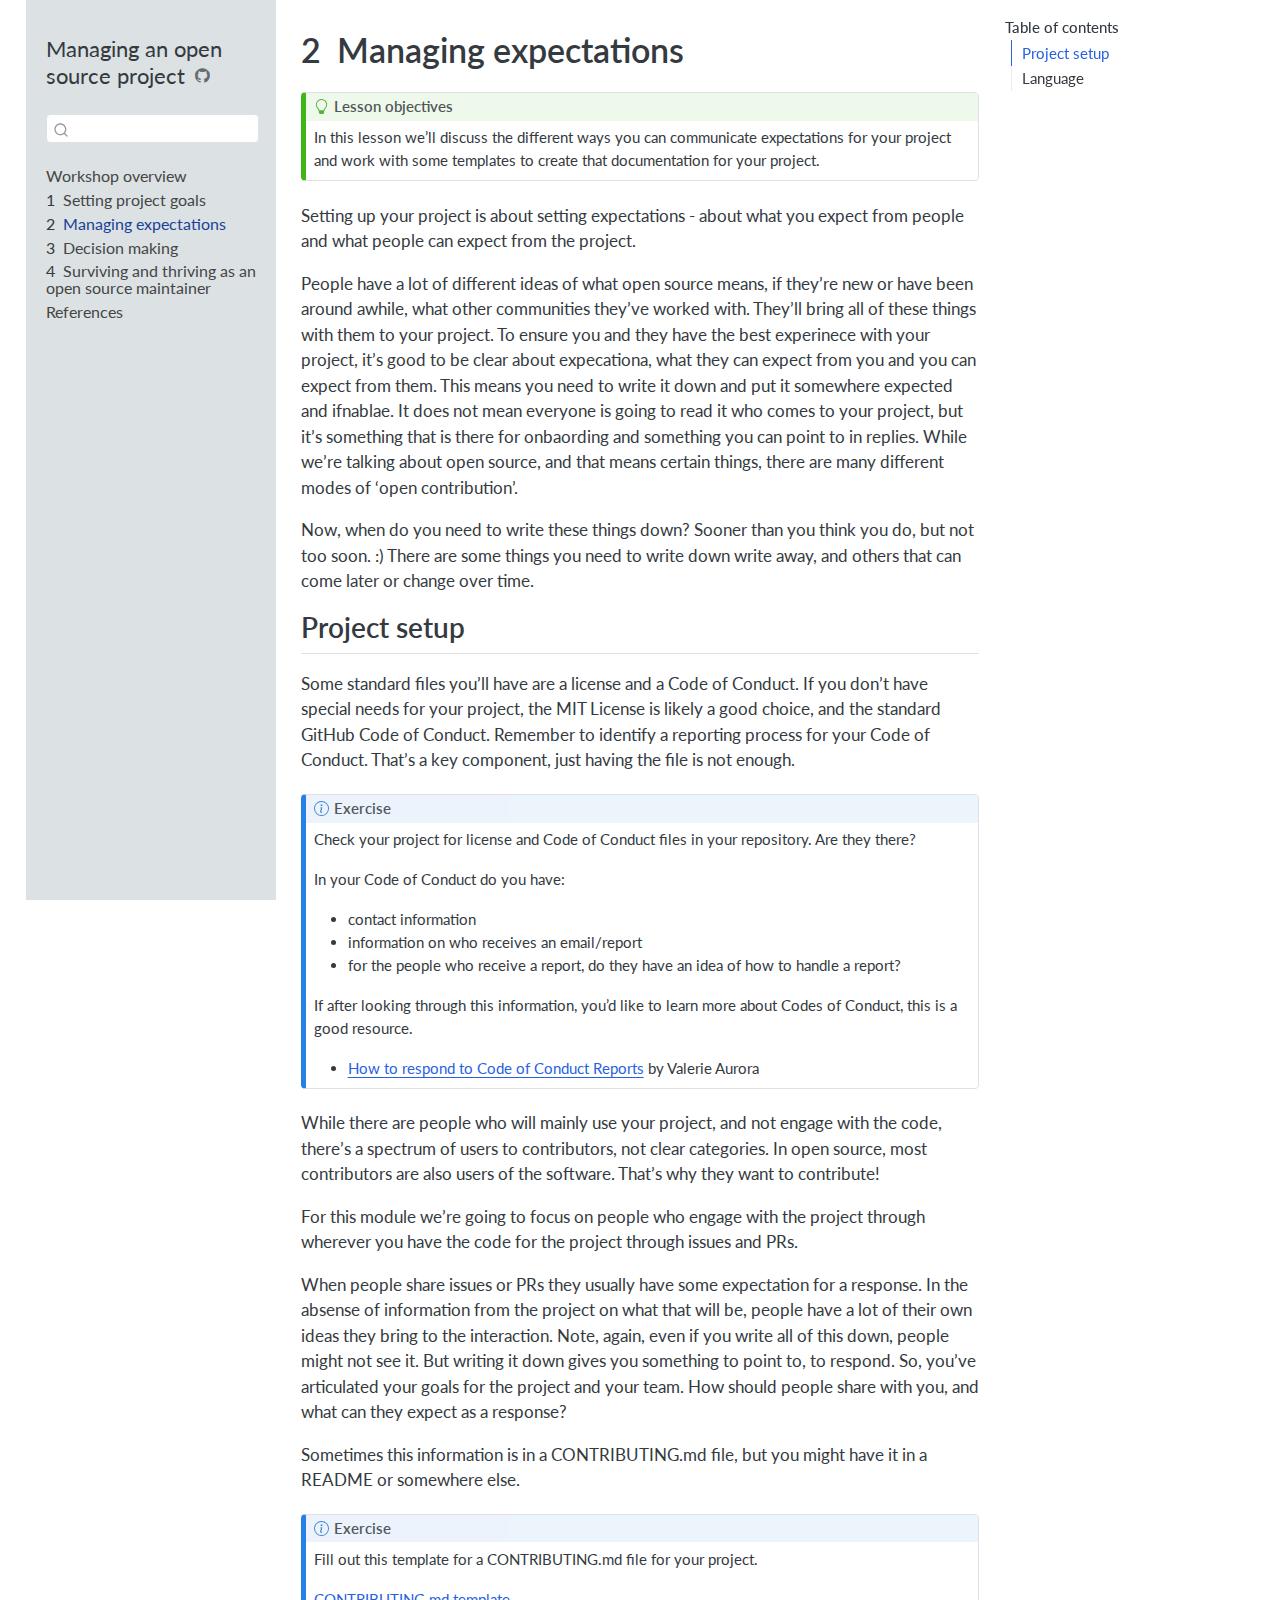
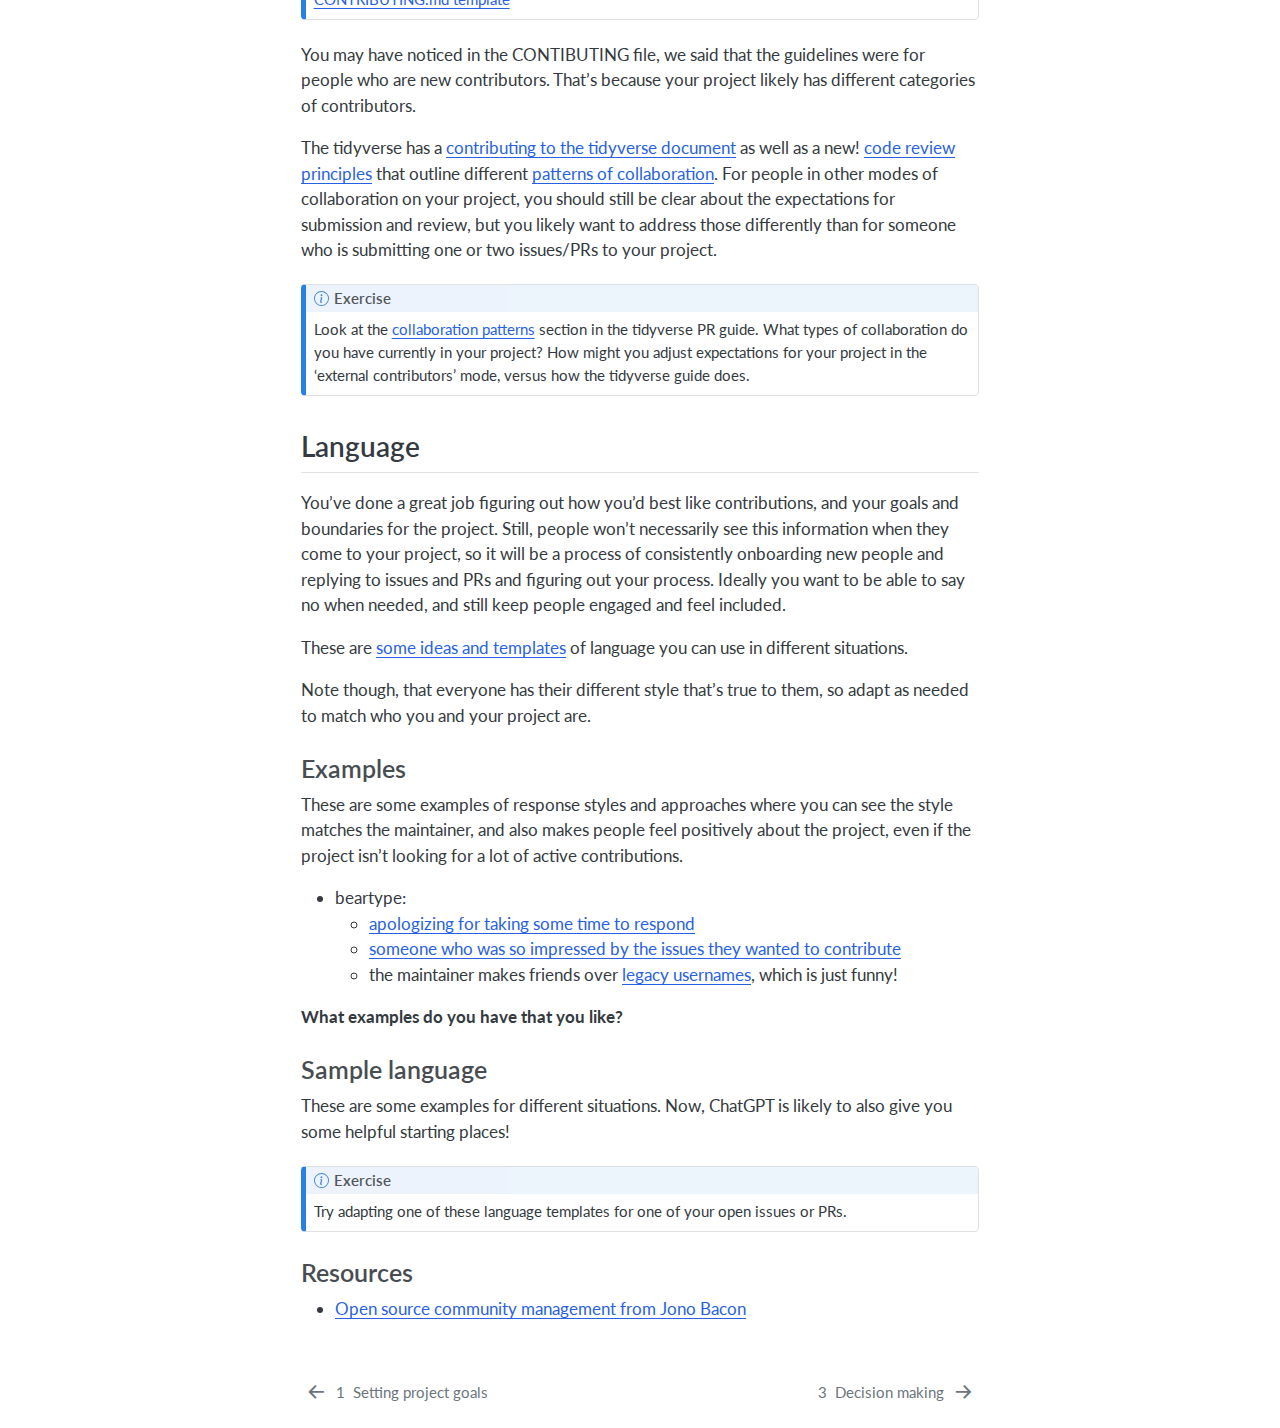
<file: managing-expectations.html>
<!DOCTYPE html>
<html xmlns="http://www.w3.org/1999/xhtml" lang="en" xml:lang="en"><head>

<meta charset="utf-8">
<meta name="generator" content="quarto-1.4.549">

<meta name="viewport" content="width=device-width, initial-scale=1.0, user-scalable=yes">


<title>Managing an open source project - 2&nbsp; Managing expectations</title>
<style>
code{white-space: pre-wrap;}
span.smallcaps{font-variant: small-caps;}
div.columns{display: flex; gap: min(4vw, 1.5em);}
div.column{flex: auto; overflow-x: auto;}
div.hanging-indent{margin-left: 1.5em; text-indent: -1.5em;}
ul.task-list{list-style: none;}
ul.task-list li input[type="checkbox"] {
  width: 0.8em;
  margin: 0 0.8em 0.2em -1em; /* quarto-specific, see https://github.com/quarto-dev/quarto-cli/issues/4556 */ 
  vertical-align: middle;
}
</style>


<script src="site_libs/quarto-nav/quarto-nav.js"></script>
<script src="site_libs/quarto-nav/headroom.min.js"></script>
<script src="site_libs/clipboard/clipboard.min.js"></script>
<script src="site_libs/quarto-search/autocomplete.umd.js"></script>
<script src="site_libs/quarto-search/fuse.min.js"></script>
<script src="site_libs/quarto-search/quarto-search.js"></script>
<meta name="quarto:offset" content="./">
<link href="./decision-making.html" rel="next">
<link href="./project-goals.html" rel="prev">
<script src="site_libs/quarto-html/quarto.js"></script>
<script src="site_libs/quarto-html/popper.min.js"></script>
<script src="site_libs/quarto-html/tippy.umd.min.js"></script>
<script src="site_libs/quarto-html/anchor.min.js"></script>
<link href="site_libs/quarto-html/tippy.css" rel="stylesheet">
<link href="site_libs/quarto-html/quarto-syntax-highlighting.css" rel="stylesheet" id="quarto-text-highlighting-styles">
<script src="site_libs/bootstrap/bootstrap.min.js"></script>
<link href="site_libs/bootstrap/bootstrap-icons.css" rel="stylesheet">
<link href="site_libs/bootstrap/bootstrap.min.css" rel="stylesheet" id="quarto-bootstrap" data-mode="light">
<script id="quarto-search-options" type="application/json">{
  "location": "sidebar",
  "copy-button": false,
  "collapse-after": 3,
  "panel-placement": "start",
  "type": "textbox",
  "limit": 50,
  "keyboard-shortcut": [
    "f",
    "/",
    "s"
  ],
  "show-item-context": false,
  "language": {
    "search-no-results-text": "No results",
    "search-matching-documents-text": "matching documents",
    "search-copy-link-title": "Copy link to search",
    "search-hide-matches-text": "Hide additional matches",
    "search-more-match-text": "more match in this document",
    "search-more-matches-text": "more matches in this document",
    "search-clear-button-title": "Clear",
    "search-text-placeholder": "",
    "search-detached-cancel-button-title": "Cancel",
    "search-submit-button-title": "Submit",
    "search-label": "Search"
  }
}</script>


</head>

<body class="nav-sidebar floating">

<div id="quarto-search-results"></div>
  <header id="quarto-header" class="headroom fixed-top">
  <nav class="quarto-secondary-nav">
    <div class="container-fluid d-flex">
      <button type="button" class="quarto-btn-toggle btn" data-bs-toggle="collapse" data-bs-target=".quarto-sidebar-collapse-item" aria-controls="quarto-sidebar" aria-expanded="false" aria-label="Toggle sidebar navigation" onclick="if (window.quartoToggleHeadroom) { window.quartoToggleHeadroom(); }">
        <i class="bi bi-layout-text-sidebar-reverse"></i>
      </button>
        <nav class="quarto-page-breadcrumbs" aria-label="breadcrumb"><ol class="breadcrumb"><li class="breadcrumb-item"><a href="./managing-expectations.html"><span class="chapter-number">2</span>&nbsp; <span class="chapter-title">Managing expectations</span></a></li></ol></nav>
        <a class="flex-grow-1" role="button" data-bs-toggle="collapse" data-bs-target=".quarto-sidebar-collapse-item" aria-controls="quarto-sidebar" aria-expanded="false" aria-label="Toggle sidebar navigation" onclick="if (window.quartoToggleHeadroom) { window.quartoToggleHeadroom(); }">      
        </a>
      <button type="button" class="btn quarto-search-button" aria-label="" onclick="window.quartoOpenSearch();">
        <i class="bi bi-search"></i>
      </button>
    </div>
  </nav>
</header>
<!-- content -->
<div id="quarto-content" class="quarto-container page-columns page-rows-contents page-layout-article">
<!-- sidebar -->
  <nav id="quarto-sidebar" class="sidebar collapse collapse-horizontal quarto-sidebar-collapse-item sidebar-navigation floating overflow-auto">
    <div class="pt-lg-2 mt-2 text-left sidebar-header">
    <div class="sidebar-title mb-0 py-0">
      <a href="./">Managing an open source project</a> 
        <div class="sidebar-tools-main">
    <a href="https://github.com/tracykteal/managing-os-project-workshop" title="Source Code" class="quarto-navigation-tool px-1" aria-label="Source Code"><i class="bi bi-github"></i></a>
</div>
    </div>
      </div>
        <div class="mt-2 flex-shrink-0 align-items-center">
        <div class="sidebar-search">
        <div id="quarto-search" class="" title="Search"></div>
        </div>
        </div>
    <div class="sidebar-menu-container"> 
    <ul class="list-unstyled mt-1">
        <li class="sidebar-item">
  <div class="sidebar-item-container"> 
  <a href="./index.html" class="sidebar-item-text sidebar-link">
 <span class="menu-text">Workshop overview</span></a>
  </div>
</li>
        <li class="sidebar-item">
  <div class="sidebar-item-container"> 
  <a href="./project-goals.html" class="sidebar-item-text sidebar-link">
 <span class="menu-text"><span class="chapter-number">1</span>&nbsp; <span class="chapter-title">Setting project goals</span></span></a>
  </div>
</li>
        <li class="sidebar-item">
  <div class="sidebar-item-container"> 
  <a href="./managing-expectations.html" class="sidebar-item-text sidebar-link active">
 <span class="menu-text"><span class="chapter-number">2</span>&nbsp; <span class="chapter-title">Managing expectations</span></span></a>
  </div>
</li>
        <li class="sidebar-item">
  <div class="sidebar-item-container"> 
  <a href="./decision-making.html" class="sidebar-item-text sidebar-link">
 <span class="menu-text"><span class="chapter-number">3</span>&nbsp; <span class="chapter-title">Decision making</span></span></a>
  </div>
</li>
        <li class="sidebar-item">
  <div class="sidebar-item-container"> 
  <a href="./thriving.html" class="sidebar-item-text sidebar-link">
 <span class="menu-text"><span class="chapter-number">4</span>&nbsp; <span class="chapter-title">Surviving and thriving as an open source maintainer</span></span></a>
  </div>
</li>
        <li class="sidebar-item">
  <div class="sidebar-item-container"> 
  <a href="./references.html" class="sidebar-item-text sidebar-link">
 <span class="menu-text">References</span></a>
  </div>
</li>
    </ul>
    </div>
</nav>
<div id="quarto-sidebar-glass" class="quarto-sidebar-collapse-item" data-bs-toggle="collapse" data-bs-target=".quarto-sidebar-collapse-item"></div>
<!-- margin-sidebar -->
    <div id="quarto-margin-sidebar" class="sidebar margin-sidebar">
        <nav id="TOC" role="doc-toc" class="toc-active">
    <h2 id="toc-title">Table of contents</h2>
   
  <ul>
  <li><a href="#project-setup" id="toc-project-setup" class="nav-link active" data-scroll-target="#project-setup">Project setup</a></li>
  <li><a href="#language" id="toc-language" class="nav-link" data-scroll-target="#language">Language</a>
  <ul class="collapse">
  <li><a href="#examples" id="toc-examples" class="nav-link" data-scroll-target="#examples">Examples</a></li>
  <li><a href="#sample-language" id="toc-sample-language" class="nav-link" data-scroll-target="#sample-language">Sample language</a></li>
  <li><a href="#resources" id="toc-resources" class="nav-link" data-scroll-target="#resources">Resources</a></li>
  </ul></li>
  </ul>
</nav>
    </div>
<!-- main -->
<main class="content" id="quarto-document-content">

<header id="title-block-header" class="quarto-title-block default">
<div class="quarto-title">
<h1 class="title"><span class="chapter-number">2</span>&nbsp; <span class="chapter-title">Managing expectations</span></h1>
</div>



<div class="quarto-title-meta">

    
  
    
  </div>
  


</header>


<div class="callout callout-style-default callout-tip callout-titled">
<div class="callout-header d-flex align-content-center">
<div class="callout-icon-container">
<i class="callout-icon"></i>
</div>
<div class="callout-title-container flex-fill">
Lesson objectives
</div>
</div>
<div class="callout-body-container callout-body">
<p>In this lesson we’ll discuss the different ways you can communicate expectations for your project and work with some templates to create that documentation for your project.</p>
</div>
</div>
<p>Setting up your project is about setting expectations - about what you expect from people and what people can expect from the project.</p>
<p>People have a lot of different ideas of what open source means, if they’re new or have been around awhile, what other communities they’ve worked with. They’ll bring all of these things with them to your project. To ensure you and they have the best experinece with your project, it’s good to be clear about expecationa, what they can expect from you and you can expect from them. This means you need to write it down and put it somewhere expected and ifnablae. It does not mean everyone is going to read it who comes to your project, but it’s something that is there for onbaording and something you can point to in replies. While we’re talking about open source, and that means certain things, there are many different modes of ‘open contribution’.</p>
<p>Now, when do you need to write these things down? Sooner than you think you do, but not too soon. :) There are some things you need to write down write away, and others that can come later or change over time.</p>
<section id="project-setup" class="level2">
<h2 class="anchored" data-anchor-id="project-setup">Project setup</h2>
<p>Some standard files you’ll have are a license and a Code of Conduct. If you don’t have special needs for your project, the MIT License is likely a good choice, and the standard GitHub Code of Conduct. Remember to identify a reporting process for your Code of Conduct. That’s a key component, just having the file is not enough.</p>
<div class="callout callout-style-default callout-note callout-titled">
<div class="callout-header d-flex align-content-center">
<div class="callout-icon-container">
<i class="callout-icon"></i>
</div>
<div class="callout-title-container flex-fill">
Exercise
</div>
</div>
<div class="callout-body-container callout-body">
<p>Check your project for license and Code of Conduct files in your repository. Are they there?</p>
<p>In your Code of Conduct do you have:</p>
<ul>
<li>contact information</li>
<li>information on who receives an email/report</li>
<li>for the people who receive a report, do they have an idea of how to handle a report?</li>
</ul>
<p>If after looking through this information, you’d like to learn more about Codes of Conduct, this is a good resource.</p>
<ul>
<li><a href="https://frameshiftconsulting.com/resources/code-of-conduct-book/#book">How to respond to Code of Conduct Reports</a> by Valerie Aurora</li>
</ul>
</div>
</div>
<p>While there are people who will mainly use your project, and not engage with the code, there’s a spectrum of users to contributors, not clear categories. In open source, most contributors are also users of the software. That’s why they want to contribute!</p>
<p>For this module we’re going to focus on people who engage with the project through wherever you have the code for the project through issues and PRs.</p>
<p>When people share issues or PRs they usually have some expectation for a response. In the absense of information from the project on what that will be, people have a lot of their own ideas they bring to the interaction. Note, again, even if you write all of this down, people might not see it. But writing it down gives you something to point to, to respond. So, you’ve articulated your goals for the project and your team. How should people share with you, and what can they expect as a response?</p>
<p>Sometimes this information is in a CONTRIBUTING.md file, but you might have it in a README or somewhere else.</p>
<div class="callout callout-style-default callout-note callout-titled">
<div class="callout-header d-flex align-content-center">
<div class="callout-icon-container">
<i class="callout-icon"></i>
</div>
<div class="callout-title-container flex-fill">
Exercise
</div>
</div>
<div class="callout-body-container callout-body">
<p>Fill out this template for a CONTRIBUTING.md file for your project.</p>
<p><a href="worksheets/CONTRIBUTING.md">CONTRIBUTING.md template</a></p>
</div>
</div>
<p>You may have noticed in the CONTIBUTING file, we said that the guidelines were for people who are new contributors. That’s because your project likely has different categories of contributors.</p>
<p>The tidyverse has a <a href="https://tidyverse.tidyverse.org/CONTRIBUTING.html">contributing to the tidyverse document</a> as well as a new! <a href="https://code-review.tidyverse.org/">code review principles</a> that outline different <a href="https://code-review.tidyverse.org/collaboration/">patterns of collaboration</a>. For people in other modes of collaboration on your project, you should still be clear about the expectations for submission and review, but you likely want to address those differently than for someone who is submitting one or two issues/PRs to your project.</p>
<div class="callout callout-style-default callout-note callout-titled">
<div class="callout-header d-flex align-content-center">
<div class="callout-icon-container">
<i class="callout-icon"></i>
</div>
<div class="callout-title-container flex-fill">
Exercise
</div>
</div>
<div class="callout-body-container callout-body">
<p>Look at the <a href="https://code-review.tidyverse.org/collaboration/">collaboration patterns</a> section in the tidyverse PR guide. What types of collaboration do you have currently in your project? How might you adjust expectations for your project in the ‘external contributors’ mode, versus how the tidyverse guide does.</p>
</div>
</div>
</section>
<section id="language" class="level2">
<h2 class="anchored" data-anchor-id="language">Language</h2>
<p>You’ve done a great job figuring out how you’d best like contributions, and your goals and boundaries for the project. Still, people won’t necessarily see this information when they come to your project, so it will be a process of consistently onboarding new people and replying to issues and PRs and figuring out your process. Ideally you want to be able to say no when needed, and still keep people engaged and feel included.</p>
<p>These are <a href="worksheets/github-review.html">some ideas and templates</a> of language you can use in different situations.</p>
<p>Note though, that everyone has their different style that’s true to them, so adapt as needed to match who you and your project are.</p>
<section id="examples" class="level3">
<h3 class="anchored" data-anchor-id="examples">Examples</h3>
<p>These are some examples of response styles and approaches where you can see the style matches the maintainer, and also makes people feel positively about the project, even if the project isn’t looking for a lot of active contributions.</p>
<ul>
<li>beartype:
<ul>
<li><a href="https://github.com/beartype/beartype/issues/270">apologizing for taking some time to respond</a></li>
<li><a href="https://github.com/beartype/beartype/issues/12">someone who was so impressed by the issues they wanted to contribute</a></li>
<li>the maintainer makes friends over <a href="https://github.com/beartype/beartype/issues/226#issuecomment-1512519495">legacy usernames</a>, which is just funny!</li>
</ul></li>
</ul>
<p><strong>What examples do you have that you like?</strong></p>
</section>
<section id="sample-language" class="level3">
<h3 class="anchored" data-anchor-id="sample-language">Sample language</h3>
<p>These are some examples for different situations. Now, ChatGPT is likely to also give you some helpful starting places!</p>
<div class="callout callout-style-default callout-note callout-titled">
<div class="callout-header d-flex align-content-center">
<div class="callout-icon-container">
<i class="callout-icon"></i>
</div>
<div class="callout-title-container flex-fill">
Exercise
</div>
</div>
<div class="callout-body-container callout-body">
<p>Try adapting one of these language templates for one of your open issues or PRs.</p>
</div>
</div>
</section>
<section id="resources" class="level3">
<h3 class="anchored" data-anchor-id="resources">Resources</h3>
<ul>
<li><a href="https://www.jonobacon.com/">Open source community management from Jono Bacon</a></li>
</ul>


</section>
</section>

</main> <!-- /main -->
<script id="quarto-html-after-body" type="application/javascript">
window.document.addEventListener("DOMContentLoaded", function (event) {
  const toggleBodyColorMode = (bsSheetEl) => {
    const mode = bsSheetEl.getAttribute("data-mode");
    const bodyEl = window.document.querySelector("body");
    if (mode === "dark") {
      bodyEl.classList.add("quarto-dark");
      bodyEl.classList.remove("quarto-light");
    } else {
      bodyEl.classList.add("quarto-light");
      bodyEl.classList.remove("quarto-dark");
    }
  }
  const toggleBodyColorPrimary = () => {
    const bsSheetEl = window.document.querySelector("link#quarto-bootstrap");
    if (bsSheetEl) {
      toggleBodyColorMode(bsSheetEl);
    }
  }
  toggleBodyColorPrimary();  
  const icon = "";
  const anchorJS = new window.AnchorJS();
  anchorJS.options = {
    placement: 'right',
    icon: icon
  };
  anchorJS.add('.anchored');
  const isCodeAnnotation = (el) => {
    for (const clz of el.classList) {
      if (clz.startsWith('code-annotation-')) {                     
        return true;
      }
    }
    return false;
  }
  const clipboard = new window.ClipboardJS('.code-copy-button', {
    text: function(trigger) {
      const codeEl = trigger.previousElementSibling.cloneNode(true);
      for (const childEl of codeEl.children) {
        if (isCodeAnnotation(childEl)) {
          childEl.remove();
        }
      }
      return codeEl.innerText;
    }
  });
  clipboard.on('success', function(e) {
    // button target
    const button = e.trigger;
    // don't keep focus
    button.blur();
    // flash "checked"
    button.classList.add('code-copy-button-checked');
    var currentTitle = button.getAttribute("title");
    button.setAttribute("title", "Copied!");
    let tooltip;
    if (window.bootstrap) {
      button.setAttribute("data-bs-toggle", "tooltip");
      button.setAttribute("data-bs-placement", "left");
      button.setAttribute("data-bs-title", "Copied!");
      tooltip = new bootstrap.Tooltip(button, 
        { trigger: "manual", 
          customClass: "code-copy-button-tooltip",
          offset: [0, -8]});
      tooltip.show();    
    }
    setTimeout(function() {
      if (tooltip) {
        tooltip.hide();
        button.removeAttribute("data-bs-title");
        button.removeAttribute("data-bs-toggle");
        button.removeAttribute("data-bs-placement");
      }
      button.setAttribute("title", currentTitle);
      button.classList.remove('code-copy-button-checked');
    }, 1000);
    // clear code selection
    e.clearSelection();
  });
  function tippyHover(el, contentFn, onTriggerFn, onUntriggerFn) {
    const config = {
      allowHTML: true,
      maxWidth: 500,
      delay: 100,
      arrow: false,
      appendTo: function(el) {
          return el.parentElement;
      },
      interactive: true,
      interactiveBorder: 10,
      theme: 'quarto',
      placement: 'bottom-start',
    };
    if (contentFn) {
      config.content = contentFn;
    }
    if (onTriggerFn) {
      config.onTrigger = onTriggerFn;
    }
    if (onUntriggerFn) {
      config.onUntrigger = onUntriggerFn;
    }
    window.tippy(el, config); 
  }
  const noterefs = window.document.querySelectorAll('a[role="doc-noteref"]');
  for (var i=0; i<noterefs.length; i++) {
    const ref = noterefs[i];
    tippyHover(ref, function() {
      // use id or data attribute instead here
      let href = ref.getAttribute('data-footnote-href') || ref.getAttribute('href');
      try { href = new URL(href).hash; } catch {}
      const id = href.replace(/^#\/?/, "");
      const note = window.document.getElementById(id);
      return note.innerHTML;
    });
  }
  const xrefs = window.document.querySelectorAll('a.quarto-xref');
  const processXRef = (id, note) => {
    // Strip column container classes
    const stripColumnClz = (el) => {
      el.classList.remove("page-full", "page-columns");
      if (el.children) {
        for (const child of el.children) {
          stripColumnClz(child);
        }
      }
    }
    stripColumnClz(note)
    if (id === null || id.startsWith('sec-')) {
      // Special case sections, only their first couple elements
      const container = document.createElement("div");
      if (note.children && note.children.length > 2) {
        container.appendChild(note.children[0].cloneNode(true));
        for (let i = 1; i < note.children.length; i++) {
          const child = note.children[i];
          if (child.tagName === "P" && child.innerText === "") {
            continue;
          } else {
            container.appendChild(child.cloneNode(true));
            break;
          }
        }
        if (window.Quarto?.typesetMath) {
          window.Quarto.typesetMath(container);
        }
        return container.innerHTML
      } else {
        if (window.Quarto?.typesetMath) {
          window.Quarto.typesetMath(note);
        }
        return note.innerHTML;
      }
    } else {
      // Remove any anchor links if they are present
      const anchorLink = note.querySelector('a.anchorjs-link');
      if (anchorLink) {
        anchorLink.remove();
      }
      if (window.Quarto?.typesetMath) {
        window.Quarto.typesetMath(note);
      }
      // TODO in 1.5, we should make sure this works without a callout special case
      if (note.classList.contains("callout")) {
        return note.outerHTML;
      } else {
        return note.innerHTML;
      }
    }
  }
  for (var i=0; i<xrefs.length; i++) {
    const xref = xrefs[i];
    tippyHover(xref, undefined, function(instance) {
      instance.disable();
      let url = xref.getAttribute('href');
      let hash = undefined; 
      if (url.startsWith('#')) {
        hash = url;
      } else {
        try { hash = new URL(url).hash; } catch {}
      }
      if (hash) {
        const id = hash.replace(/^#\/?/, "");
        const note = window.document.getElementById(id);
        if (note !== null) {
          try {
            const html = processXRef(id, note.cloneNode(true));
            instance.setContent(html);
          } finally {
            instance.enable();
            instance.show();
          }
        } else {
          // See if we can fetch this
          fetch(url.split('#')[0])
          .then(res => res.text())
          .then(html => {
            const parser = new DOMParser();
            const htmlDoc = parser.parseFromString(html, "text/html");
            const note = htmlDoc.getElementById(id);
            if (note !== null) {
              const html = processXRef(id, note);
              instance.setContent(html);
            } 
          }).finally(() => {
            instance.enable();
            instance.show();
          });
        }
      } else {
        // See if we can fetch a full url (with no hash to target)
        // This is a special case and we should probably do some content thinning / targeting
        fetch(url)
        .then(res => res.text())
        .then(html => {
          const parser = new DOMParser();
          const htmlDoc = parser.parseFromString(html, "text/html");
          const note = htmlDoc.querySelector('main.content');
          if (note !== null) {
            // This should only happen for chapter cross references
            // (since there is no id in the URL)
            // remove the first header
            if (note.children.length > 0 && note.children[0].tagName === "HEADER") {
              note.children[0].remove();
            }
            const html = processXRef(null, note);
            instance.setContent(html);
          } 
        }).finally(() => {
          instance.enable();
          instance.show();
        });
      }
    }, function(instance) {
    });
  }
      let selectedAnnoteEl;
      const selectorForAnnotation = ( cell, annotation) => {
        let cellAttr = 'data-code-cell="' + cell + '"';
        let lineAttr = 'data-code-annotation="' +  annotation + '"';
        const selector = 'span[' + cellAttr + '][' + lineAttr + ']';
        return selector;
      }
      const selectCodeLines = (annoteEl) => {
        const doc = window.document;
        const targetCell = annoteEl.getAttribute("data-target-cell");
        const targetAnnotation = annoteEl.getAttribute("data-target-annotation");
        const annoteSpan = window.document.querySelector(selectorForAnnotation(targetCell, targetAnnotation));
        const lines = annoteSpan.getAttribute("data-code-lines").split(",");
        const lineIds = lines.map((line) => {
          return targetCell + "-" + line;
        })
        let top = null;
        let height = null;
        let parent = null;
        if (lineIds.length > 0) {
            //compute the position of the single el (top and bottom and make a div)
            const el = window.document.getElementById(lineIds[0]);
            top = el.offsetTop;
            height = el.offsetHeight;
            parent = el.parentElement.parentElement;
          if (lineIds.length > 1) {
            const lastEl = window.document.getElementById(lineIds[lineIds.length - 1]);
            const bottom = lastEl.offsetTop + lastEl.offsetHeight;
            height = bottom - top;
          }
          if (top !== null && height !== null && parent !== null) {
            // cook up a div (if necessary) and position it 
            let div = window.document.getElementById("code-annotation-line-highlight");
            if (div === null) {
              div = window.document.createElement("div");
              div.setAttribute("id", "code-annotation-line-highlight");
              div.style.position = 'absolute';
              parent.appendChild(div);
            }
            div.style.top = top - 2 + "px";
            div.style.height = height + 4 + "px";
            div.style.left = 0;
            let gutterDiv = window.document.getElementById("code-annotation-line-highlight-gutter");
            if (gutterDiv === null) {
              gutterDiv = window.document.createElement("div");
              gutterDiv.setAttribute("id", "code-annotation-line-highlight-gutter");
              gutterDiv.style.position = 'absolute';
              const codeCell = window.document.getElementById(targetCell);
              const gutter = codeCell.querySelector('.code-annotation-gutter');
              gutter.appendChild(gutterDiv);
            }
            gutterDiv.style.top = top - 2 + "px";
            gutterDiv.style.height = height + 4 + "px";
          }
          selectedAnnoteEl = annoteEl;
        }
      };
      const unselectCodeLines = () => {
        const elementsIds = ["code-annotation-line-highlight", "code-annotation-line-highlight-gutter"];
        elementsIds.forEach((elId) => {
          const div = window.document.getElementById(elId);
          if (div) {
            div.remove();
          }
        });
        selectedAnnoteEl = undefined;
      };
        // Handle positioning of the toggle
    window.addEventListener(
      "resize",
      throttle(() => {
        elRect = undefined;
        if (selectedAnnoteEl) {
          selectCodeLines(selectedAnnoteEl);
        }
      }, 10)
    );
    function throttle(fn, ms) {
    let throttle = false;
    let timer;
      return (...args) => {
        if(!throttle) { // first call gets through
            fn.apply(this, args);
            throttle = true;
        } else { // all the others get throttled
            if(timer) clearTimeout(timer); // cancel #2
            timer = setTimeout(() => {
              fn.apply(this, args);
              timer = throttle = false;
            }, ms);
        }
      };
    }
      // Attach click handler to the DT
      const annoteDls = window.document.querySelectorAll('dt[data-target-cell]');
      for (const annoteDlNode of annoteDls) {
        annoteDlNode.addEventListener('click', (event) => {
          const clickedEl = event.target;
          if (clickedEl !== selectedAnnoteEl) {
            unselectCodeLines();
            const activeEl = window.document.querySelector('dt[data-target-cell].code-annotation-active');
            if (activeEl) {
              activeEl.classList.remove('code-annotation-active');
            }
            selectCodeLines(clickedEl);
            clickedEl.classList.add('code-annotation-active');
          } else {
            // Unselect the line
            unselectCodeLines();
            clickedEl.classList.remove('code-annotation-active');
          }
        });
      }
  const findCites = (el) => {
    const parentEl = el.parentElement;
    if (parentEl) {
      const cites = parentEl.dataset.cites;
      if (cites) {
        return {
          el,
          cites: cites.split(' ')
        };
      } else {
        return findCites(el.parentElement)
      }
    } else {
      return undefined;
    }
  };
  var bibliorefs = window.document.querySelectorAll('a[role="doc-biblioref"]');
  for (var i=0; i<bibliorefs.length; i++) {
    const ref = bibliorefs[i];
    const citeInfo = findCites(ref);
    if (citeInfo) {
      tippyHover(citeInfo.el, function() {
        var popup = window.document.createElement('div');
        citeInfo.cites.forEach(function(cite) {
          var citeDiv = window.document.createElement('div');
          citeDiv.classList.add('hanging-indent');
          citeDiv.classList.add('csl-entry');
          var biblioDiv = window.document.getElementById('ref-' + cite);
          if (biblioDiv) {
            citeDiv.innerHTML = biblioDiv.innerHTML;
          }
          popup.appendChild(citeDiv);
        });
        return popup.innerHTML;
      });
    }
  }
});
</script>
<nav class="page-navigation">
  <div class="nav-page nav-page-previous">
      <a href="./project-goals.html" class="pagination-link  aria-label=" &lt;span="" project="" goals&lt;="" span&gt;"="">
        <i class="bi bi-arrow-left-short"></i> <span class="nav-page-text"><span class="chapter-number">1</span>&nbsp; <span class="chapter-title">Setting project goals</span></span>
      </a>          
  </div>
  <div class="nav-page nav-page-next">
      <a href="./decision-making.html" class="pagination-link" aria-label="<span class='chapter-number'>3</span>&nbsp; <span class='chapter-title'>Decision making</span>">
        <span class="nav-page-text"><span class="chapter-number">3</span>&nbsp; <span class="chapter-title">Decision making</span></span> <i class="bi bi-arrow-right-short"></i>
      </a>
  </div>
</nav>
</div> <!-- /content -->




</body></html>
</file>
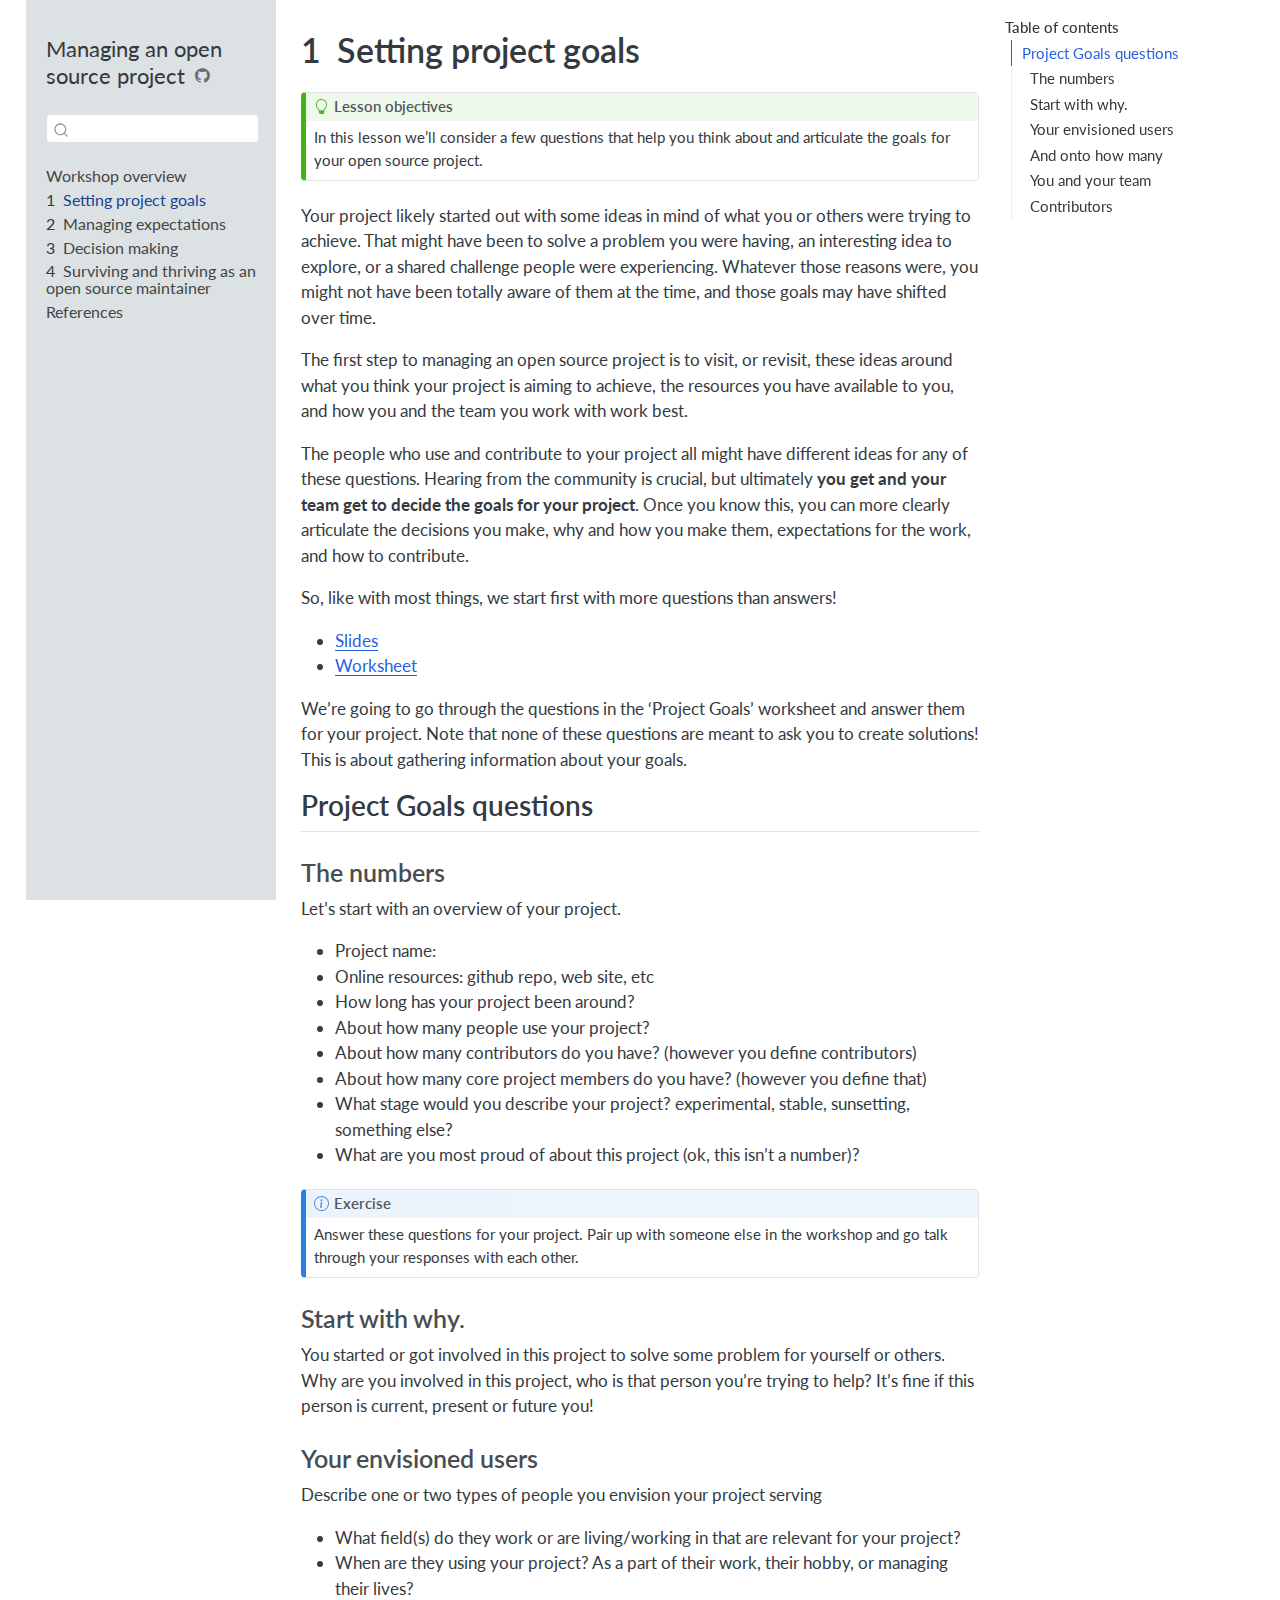
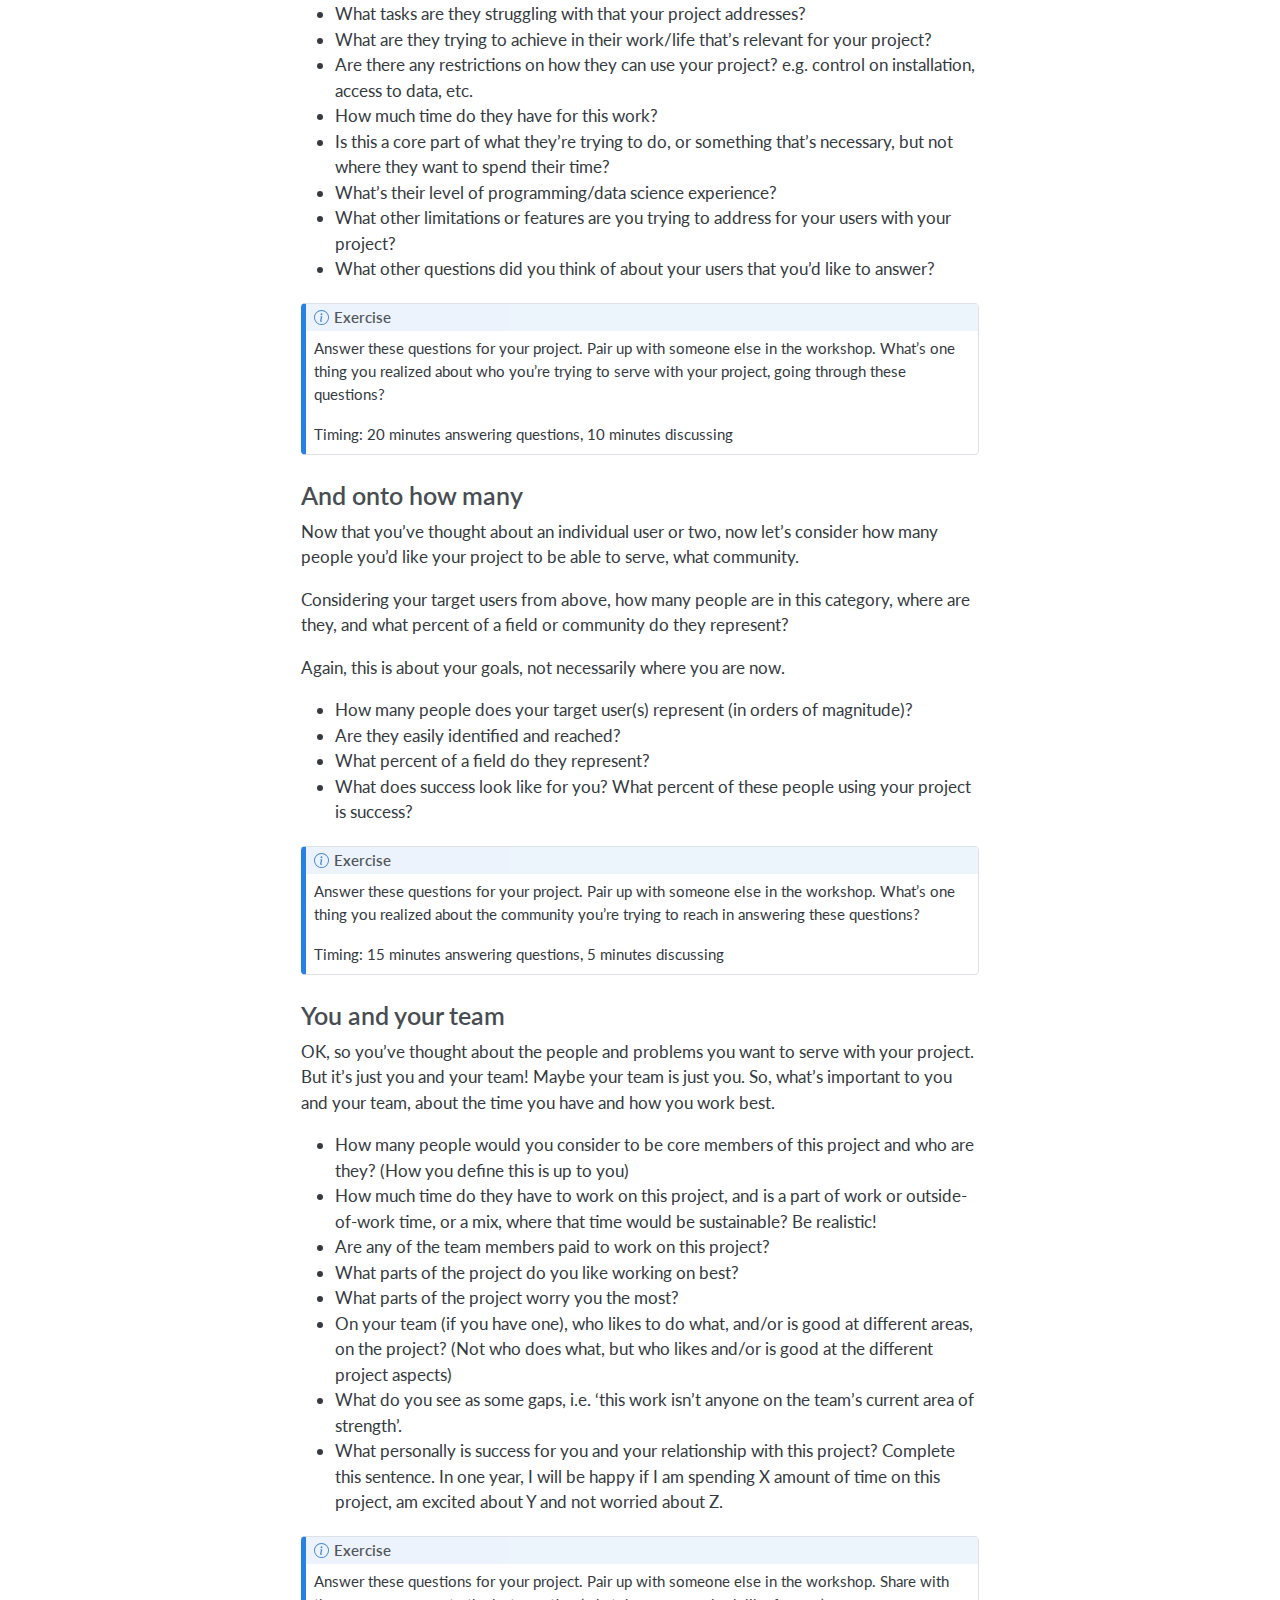
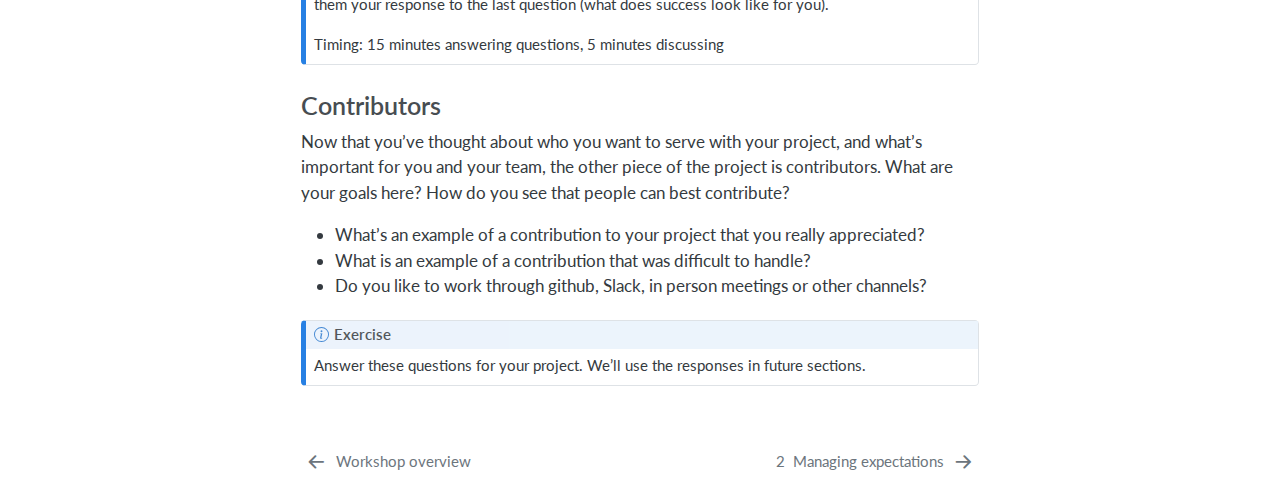
<file: project-goals.html>
<!DOCTYPE html>
<html xmlns="http://www.w3.org/1999/xhtml" lang="en" xml:lang="en"><head>

<meta charset="utf-8">
<meta name="generator" content="quarto-1.4.549">

<meta name="viewport" content="width=device-width, initial-scale=1.0, user-scalable=yes">


<title>Managing an open source project - 1&nbsp; Setting project goals</title>
<style>
code{white-space: pre-wrap;}
span.smallcaps{font-variant: small-caps;}
div.columns{display: flex; gap: min(4vw, 1.5em);}
div.column{flex: auto; overflow-x: auto;}
div.hanging-indent{margin-left: 1.5em; text-indent: -1.5em;}
ul.task-list{list-style: none;}
ul.task-list li input[type="checkbox"] {
  width: 0.8em;
  margin: 0 0.8em 0.2em -1em; /* quarto-specific, see https://github.com/quarto-dev/quarto-cli/issues/4556 */ 
  vertical-align: middle;
}
</style>


<script src="site_libs/quarto-nav/quarto-nav.js"></script>
<script src="site_libs/quarto-nav/headroom.min.js"></script>
<script src="site_libs/clipboard/clipboard.min.js"></script>
<script src="site_libs/quarto-search/autocomplete.umd.js"></script>
<script src="site_libs/quarto-search/fuse.min.js"></script>
<script src="site_libs/quarto-search/quarto-search.js"></script>
<meta name="quarto:offset" content="./">
<link href="./managing-expectations.html" rel="next">
<link href="./index.html" rel="prev">
<script src="site_libs/quarto-html/quarto.js"></script>
<script src="site_libs/quarto-html/popper.min.js"></script>
<script src="site_libs/quarto-html/tippy.umd.min.js"></script>
<script src="site_libs/quarto-html/anchor.min.js"></script>
<link href="site_libs/quarto-html/tippy.css" rel="stylesheet">
<link href="site_libs/quarto-html/quarto-syntax-highlighting.css" rel="stylesheet" id="quarto-text-highlighting-styles">
<script src="site_libs/bootstrap/bootstrap.min.js"></script>
<link href="site_libs/bootstrap/bootstrap-icons.css" rel="stylesheet">
<link href="site_libs/bootstrap/bootstrap.min.css" rel="stylesheet" id="quarto-bootstrap" data-mode="light">
<script id="quarto-search-options" type="application/json">{
  "location": "sidebar",
  "copy-button": false,
  "collapse-after": 3,
  "panel-placement": "start",
  "type": "textbox",
  "limit": 50,
  "keyboard-shortcut": [
    "f",
    "/",
    "s"
  ],
  "show-item-context": false,
  "language": {
    "search-no-results-text": "No results",
    "search-matching-documents-text": "matching documents",
    "search-copy-link-title": "Copy link to search",
    "search-hide-matches-text": "Hide additional matches",
    "search-more-match-text": "more match in this document",
    "search-more-matches-text": "more matches in this document",
    "search-clear-button-title": "Clear",
    "search-text-placeholder": "",
    "search-detached-cancel-button-title": "Cancel",
    "search-submit-button-title": "Submit",
    "search-label": "Search"
  }
}</script>


</head>

<body class="nav-sidebar floating">

<div id="quarto-search-results"></div>
  <header id="quarto-header" class="headroom fixed-top">
  <nav class="quarto-secondary-nav">
    <div class="container-fluid d-flex">
      <button type="button" class="quarto-btn-toggle btn" data-bs-toggle="collapse" data-bs-target=".quarto-sidebar-collapse-item" aria-controls="quarto-sidebar" aria-expanded="false" aria-label="Toggle sidebar navigation" onclick="if (window.quartoToggleHeadroom) { window.quartoToggleHeadroom(); }">
        <i class="bi bi-layout-text-sidebar-reverse"></i>
      </button>
        <nav class="quarto-page-breadcrumbs" aria-label="breadcrumb"><ol class="breadcrumb"><li class="breadcrumb-item"><a href="./project-goals.html"><span class="chapter-number">1</span>&nbsp; <span class="chapter-title">Setting project goals</span></a></li></ol></nav>
        <a class="flex-grow-1" role="button" data-bs-toggle="collapse" data-bs-target=".quarto-sidebar-collapse-item" aria-controls="quarto-sidebar" aria-expanded="false" aria-label="Toggle sidebar navigation" onclick="if (window.quartoToggleHeadroom) { window.quartoToggleHeadroom(); }">      
        </a>
      <button type="button" class="btn quarto-search-button" aria-label="" onclick="window.quartoOpenSearch();">
        <i class="bi bi-search"></i>
      </button>
    </div>
  </nav>
</header>
<!-- content -->
<div id="quarto-content" class="quarto-container page-columns page-rows-contents page-layout-article">
<!-- sidebar -->
  <nav id="quarto-sidebar" class="sidebar collapse collapse-horizontal quarto-sidebar-collapse-item sidebar-navigation floating overflow-auto">
    <div class="pt-lg-2 mt-2 text-left sidebar-header">
    <div class="sidebar-title mb-0 py-0">
      <a href="./">Managing an open source project</a> 
        <div class="sidebar-tools-main">
    <a href="https://github.com/tracykteal/managing-os-project-workshop" title="Source Code" class="quarto-navigation-tool px-1" aria-label="Source Code"><i class="bi bi-github"></i></a>
</div>
    </div>
      </div>
        <div class="mt-2 flex-shrink-0 align-items-center">
        <div class="sidebar-search">
        <div id="quarto-search" class="" title="Search"></div>
        </div>
        </div>
    <div class="sidebar-menu-container"> 
    <ul class="list-unstyled mt-1">
        <li class="sidebar-item">
  <div class="sidebar-item-container"> 
  <a href="./index.html" class="sidebar-item-text sidebar-link">
 <span class="menu-text">Workshop overview</span></a>
  </div>
</li>
        <li class="sidebar-item">
  <div class="sidebar-item-container"> 
  <a href="./project-goals.html" class="sidebar-item-text sidebar-link active">
 <span class="menu-text"><span class="chapter-number">1</span>&nbsp; <span class="chapter-title">Setting project goals</span></span></a>
  </div>
</li>
        <li class="sidebar-item">
  <div class="sidebar-item-container"> 
  <a href="./managing-expectations.html" class="sidebar-item-text sidebar-link">
 <span class="menu-text"><span class="chapter-number">2</span>&nbsp; <span class="chapter-title">Managing expectations</span></span></a>
  </div>
</li>
        <li class="sidebar-item">
  <div class="sidebar-item-container"> 
  <a href="./decision-making.html" class="sidebar-item-text sidebar-link">
 <span class="menu-text"><span class="chapter-number">3</span>&nbsp; <span class="chapter-title">Decision making</span></span></a>
  </div>
</li>
        <li class="sidebar-item">
  <div class="sidebar-item-container"> 
  <a href="./thriving.html" class="sidebar-item-text sidebar-link">
 <span class="menu-text"><span class="chapter-number">4</span>&nbsp; <span class="chapter-title">Surviving and thriving as an open source maintainer</span></span></a>
  </div>
</li>
        <li class="sidebar-item">
  <div class="sidebar-item-container"> 
  <a href="./references.html" class="sidebar-item-text sidebar-link">
 <span class="menu-text">References</span></a>
  </div>
</li>
    </ul>
    </div>
</nav>
<div id="quarto-sidebar-glass" class="quarto-sidebar-collapse-item" data-bs-toggle="collapse" data-bs-target=".quarto-sidebar-collapse-item"></div>
<!-- margin-sidebar -->
    <div id="quarto-margin-sidebar" class="sidebar margin-sidebar">
        <nav id="TOC" role="doc-toc" class="toc-active">
    <h2 id="toc-title">Table of contents</h2>
   
  <ul>
  <li><a href="#project-goals-questions" id="toc-project-goals-questions" class="nav-link active" data-scroll-target="#project-goals-questions">Project Goals questions</a>
  <ul class="collapse">
  <li><a href="#the-numbers" id="toc-the-numbers" class="nav-link" data-scroll-target="#the-numbers">The numbers</a></li>
  <li><a href="#start-with-why." id="toc-start-with-why." class="nav-link" data-scroll-target="#start-with-why.">Start with why.</a></li>
  <li><a href="#your-envisioned-users" id="toc-your-envisioned-users" class="nav-link" data-scroll-target="#your-envisioned-users">Your envisioned users</a></li>
  <li><a href="#and-onto-how-many" id="toc-and-onto-how-many" class="nav-link" data-scroll-target="#and-onto-how-many">And onto how many</a></li>
  <li><a href="#you-and-your-team" id="toc-you-and-your-team" class="nav-link" data-scroll-target="#you-and-your-team">You and your team</a></li>
  <li><a href="#contributors" id="toc-contributors" class="nav-link" data-scroll-target="#contributors">Contributors</a></li>
  </ul></li>
  </ul>
</nav>
    </div>
<!-- main -->
<main class="content" id="quarto-document-content">

<header id="title-block-header" class="quarto-title-block default">
<div class="quarto-title">
<h1 class="title"><span class="chapter-number">1</span>&nbsp; <span class="chapter-title">Setting project goals</span></h1>
</div>



<div class="quarto-title-meta">

    
  
    
  </div>
  


</header>


<div class="callout callout-style-default callout-tip callout-titled">
<div class="callout-header d-flex align-content-center">
<div class="callout-icon-container">
<i class="callout-icon"></i>
</div>
<div class="callout-title-container flex-fill">
Lesson objectives
</div>
</div>
<div class="callout-body-container callout-body">
<p>In this lesson we’ll consider a few questions that help you think about and articulate the goals for your open source project.</p>
</div>
</div>
<p>Your project likely started out with some ideas in mind of what you or others were trying to achieve. That might have been to solve a problem you were having, an interesting idea to explore, or a shared challenge people were experiencing. Whatever those reasons were, you might not have been totally aware of them at the time, and those goals may have shifted over time.</p>
<p>The first step to managing an open source project is to visit, or revisit, these ideas around what you think your project is aiming to achieve, the resources you have available to you, and how you and the team you work with work best.</p>
<p>The people who use and contribute to your project all might have different ideas for any of these questions. Hearing from the community is crucial, but ultimately <strong>you get and your team get to decide the goals for your project</strong>. Once you know this, you can more clearly articulate the decisions you make, why and how you make them, expectations for the work, and how to contribute.</p>
<p>So, like with most things, we start first with more questions than answers!</p>
<ul>
<li><a href="https://docs.google.com/presentation/d/1pZxDRdXzvL5lTtJmJXfzSM9SmAMcE5VFEclKpi07fJk/">Slides</a></li>
<li><a href="worksheets/project-goals-worksheet.pdf">Worksheet</a></li>
</ul>
<p>We’re going to go through the questions in the ‘Project Goals’ worksheet and answer them for your project. Note that none of these questions are meant to ask you to create solutions! This is about gathering information about your goals.</p>
<section id="project-goals-questions" class="level2">
<h2 class="anchored" data-anchor-id="project-goals-questions">Project Goals questions</h2>
<section id="the-numbers" class="level3">
<h3 class="anchored" data-anchor-id="the-numbers">The numbers</h3>
<p>Let’s start with an overview of your project.</p>
<ul>
<li>Project name:</li>
<li>Online resources: github repo, web site, etc</li>
<li>How long has your project been around?</li>
<li>About how many people use your project?</li>
<li>About how many contributors do you have? (however you define contributors)</li>
<li>About how many core project members do you have? (however you define that)</li>
<li>What stage would you describe your project? experimental, stable, sunsetting, something else?</li>
<li>What are you most proud of about this project (ok, this isn’t a number)?</li>
</ul>
<div class="callout callout-style-default callout-note callout-titled">
<div class="callout-header d-flex align-content-center">
<div class="callout-icon-container">
<i class="callout-icon"></i>
</div>
<div class="callout-title-container flex-fill">
Exercise
</div>
</div>
<div class="callout-body-container callout-body">
<p>Answer these questions for your project. Pair up with someone else in the workshop and go talk through your responses with each other.</p>
</div>
</div>
</section>
<section id="start-with-why." class="level3">
<h3 class="anchored" data-anchor-id="start-with-why.">Start with why.</h3>
<p>You started or got involved in this project to solve some problem for yourself or others. Why are you involved in this project, who is that person you’re trying to help? It’s fine if this person is current, present or future you!</p>
</section>
<section id="your-envisioned-users" class="level3">
<h3 class="anchored" data-anchor-id="your-envisioned-users">Your envisioned users</h3>
<p>Describe one or two types of people you envision your project serving</p>
<ul>
<li>What field(s) do they work or are living/working in that are relevant for your project?</li>
<li>When are they using your project? As a part of their work, their hobby, or managing their lives?</li>
<li>What tasks are they struggling with that your project addresses?</li>
<li>What are they trying to achieve in their work/life that’s relevant for your project?</li>
<li>Are there any restrictions on how they can use your project? e.g.&nbsp;control on installation, access to data, etc.</li>
<li>How much time do they have for this work?</li>
<li>Is this a core part of what they’re trying to do, or something that’s necessary, but not where they want to spend their time?</li>
<li>What’s their level of programming/data science experience?</li>
<li>What other limitations or features are you trying to address for your users with your project?</li>
<li>What other questions did you think of about your users that you’d like to answer?</li>
</ul>
<div class="callout callout-style-default callout-note callout-titled">
<div class="callout-header d-flex align-content-center">
<div class="callout-icon-container">
<i class="callout-icon"></i>
</div>
<div class="callout-title-container flex-fill">
Exercise
</div>
</div>
<div class="callout-body-container callout-body">
<p>Answer these questions for your project. Pair up with someone else in the workshop. What’s one thing you realized about who you’re trying to serve with your project, going through these questions?</p>
<p>Timing: 20 minutes answering questions, 10 minutes discussing</p>
</div>
</div>
</section>
<section id="and-onto-how-many" class="level3">
<h3 class="anchored" data-anchor-id="and-onto-how-many">And onto how many</h3>
<p>Now that you’ve thought about an individual user or two, now let’s consider how many people you’d like your project to be able to serve, what community.</p>
<p>Considering your target users from above, how many people are in this category, where are they, and what percent of a field or community do they represent?</p>
<p>Again, this is about your goals, not necessarily where you are now.</p>
<ul>
<li>How many people does your target user(s) represent (in orders of magnitude)?</li>
<li>Are they easily identified and reached?</li>
<li>What percent of a field do they represent?</li>
<li>What does success look like for you? What percent of these people using your project is success?</li>
</ul>
<div class="callout callout-style-default callout-note callout-titled">
<div class="callout-header d-flex align-content-center">
<div class="callout-icon-container">
<i class="callout-icon"></i>
</div>
<div class="callout-title-container flex-fill">
Exercise
</div>
</div>
<div class="callout-body-container callout-body">
<p>Answer these questions for your project. Pair up with someone else in the workshop. What’s one thing you realized about the community you’re trying to reach in answering these questions?</p>
<p>Timing: 15 minutes answering questions, 5 minutes discussing</p>
</div>
</div>
</section>
<section id="you-and-your-team" class="level3">
<h3 class="anchored" data-anchor-id="you-and-your-team">You and your team</h3>
<p>OK, so you’ve thought about the people and problems you want to serve with your project. But it’s just you and your team! Maybe your team is just you. So, what’s important to you and your team, about the time you have and how you work best.</p>
<ul>
<li>How many people would you consider to be core members of this project and who are they? (How you define this is up to you)</li>
<li>How much time do they have to work on this project, and is a part of work or outside-of-work time, or a mix, where that time would be sustainable? Be realistic!</li>
<li>Are any of the team members paid to work on this project?</li>
<li>What parts of the project do you like working on best?</li>
<li>What parts of the project worry you the most?</li>
<li>On your team (if you have one), who likes to do what, and/or is good at different areas, on the project? (Not who does what, but who likes and/or is good at the different project aspects)</li>
<li>What do you see as some gaps, i.e.&nbsp;‘this work isn’t anyone on the team’s current area of strength’.</li>
<li>What personally is success for you and your relationship with this project? Complete this sentence. In one year, I will be happy if I am spending X amount of time on this project, am excited about Y and not worried about Z.</li>
</ul>
<div class="callout callout-style-default callout-note callout-titled">
<div class="callout-header d-flex align-content-center">
<div class="callout-icon-container">
<i class="callout-icon"></i>
</div>
<div class="callout-title-container flex-fill">
Exercise
</div>
</div>
<div class="callout-body-container callout-body">
<p>Answer these questions for your project. Pair up with someone else in the workshop. Share with them your response to the last question (what does success look like for you).</p>
<p>Timing: 15 minutes answering questions, 5 minutes discussing</p>
</div>
</div>
</section>
<section id="contributors" class="level3">
<h3 class="anchored" data-anchor-id="contributors">Contributors</h3>
<p>Now that you’ve thought about who you want to serve with your project, and what’s important for you and your team, the other piece of the project is contributors. What are your goals here? How do you see that people can best contribute?</p>
<ul>
<li>What’s an example of a contribution to your project that you really appreciated?</li>
<li>What is an example of a contribution that was difficult to handle?</li>
<li>Do you like to work through github, Slack, in person meetings or other channels?</li>
</ul>
<div class="callout callout-style-default callout-note callout-titled">
<div class="callout-header d-flex align-content-center">
<div class="callout-icon-container">
<i class="callout-icon"></i>
</div>
<div class="callout-title-container flex-fill">
Exercise
</div>
</div>
<div class="callout-body-container callout-body">
<p>Answer these questions for your project. We’ll use the responses in future sections.</p>
</div>
</div>


</section>
</section>

</main> <!-- /main -->
<script id="quarto-html-after-body" type="application/javascript">
window.document.addEventListener("DOMContentLoaded", function (event) {
  const toggleBodyColorMode = (bsSheetEl) => {
    const mode = bsSheetEl.getAttribute("data-mode");
    const bodyEl = window.document.querySelector("body");
    if (mode === "dark") {
      bodyEl.classList.add("quarto-dark");
      bodyEl.classList.remove("quarto-light");
    } else {
      bodyEl.classList.add("quarto-light");
      bodyEl.classList.remove("quarto-dark");
    }
  }
  const toggleBodyColorPrimary = () => {
    const bsSheetEl = window.document.querySelector("link#quarto-bootstrap");
    if (bsSheetEl) {
      toggleBodyColorMode(bsSheetEl);
    }
  }
  toggleBodyColorPrimary();  
  const icon = "";
  const anchorJS = new window.AnchorJS();
  anchorJS.options = {
    placement: 'right',
    icon: icon
  };
  anchorJS.add('.anchored');
  const isCodeAnnotation = (el) => {
    for (const clz of el.classList) {
      if (clz.startsWith('code-annotation-')) {                     
        return true;
      }
    }
    return false;
  }
  const clipboard = new window.ClipboardJS('.code-copy-button', {
    text: function(trigger) {
      const codeEl = trigger.previousElementSibling.cloneNode(true);
      for (const childEl of codeEl.children) {
        if (isCodeAnnotation(childEl)) {
          childEl.remove();
        }
      }
      return codeEl.innerText;
    }
  });
  clipboard.on('success', function(e) {
    // button target
    const button = e.trigger;
    // don't keep focus
    button.blur();
    // flash "checked"
    button.classList.add('code-copy-button-checked');
    var currentTitle = button.getAttribute("title");
    button.setAttribute("title", "Copied!");
    let tooltip;
    if (window.bootstrap) {
      button.setAttribute("data-bs-toggle", "tooltip");
      button.setAttribute("data-bs-placement", "left");
      button.setAttribute("data-bs-title", "Copied!");
      tooltip = new bootstrap.Tooltip(button, 
        { trigger: "manual", 
          customClass: "code-copy-button-tooltip",
          offset: [0, -8]});
      tooltip.show();    
    }
    setTimeout(function() {
      if (tooltip) {
        tooltip.hide();
        button.removeAttribute("data-bs-title");
        button.removeAttribute("data-bs-toggle");
        button.removeAttribute("data-bs-placement");
      }
      button.setAttribute("title", currentTitle);
      button.classList.remove('code-copy-button-checked');
    }, 1000);
    // clear code selection
    e.clearSelection();
  });
  function tippyHover(el, contentFn, onTriggerFn, onUntriggerFn) {
    const config = {
      allowHTML: true,
      maxWidth: 500,
      delay: 100,
      arrow: false,
      appendTo: function(el) {
          return el.parentElement;
      },
      interactive: true,
      interactiveBorder: 10,
      theme: 'quarto',
      placement: 'bottom-start',
    };
    if (contentFn) {
      config.content = contentFn;
    }
    if (onTriggerFn) {
      config.onTrigger = onTriggerFn;
    }
    if (onUntriggerFn) {
      config.onUntrigger = onUntriggerFn;
    }
    window.tippy(el, config); 
  }
  const noterefs = window.document.querySelectorAll('a[role="doc-noteref"]');
  for (var i=0; i<noterefs.length; i++) {
    const ref = noterefs[i];
    tippyHover(ref, function() {
      // use id or data attribute instead here
      let href = ref.getAttribute('data-footnote-href') || ref.getAttribute('href');
      try { href = new URL(href).hash; } catch {}
      const id = href.replace(/^#\/?/, "");
      const note = window.document.getElementById(id);
      return note.innerHTML;
    });
  }
  const xrefs = window.document.querySelectorAll('a.quarto-xref');
  const processXRef = (id, note) => {
    // Strip column container classes
    const stripColumnClz = (el) => {
      el.classList.remove("page-full", "page-columns");
      if (el.children) {
        for (const child of el.children) {
          stripColumnClz(child);
        }
      }
    }
    stripColumnClz(note)
    if (id === null || id.startsWith('sec-')) {
      // Special case sections, only their first couple elements
      const container = document.createElement("div");
      if (note.children && note.children.length > 2) {
        container.appendChild(note.children[0].cloneNode(true));
        for (let i = 1; i < note.children.length; i++) {
          const child = note.children[i];
          if (child.tagName === "P" && child.innerText === "") {
            continue;
          } else {
            container.appendChild(child.cloneNode(true));
            break;
          }
        }
        if (window.Quarto?.typesetMath) {
          window.Quarto.typesetMath(container);
        }
        return container.innerHTML
      } else {
        if (window.Quarto?.typesetMath) {
          window.Quarto.typesetMath(note);
        }
        return note.innerHTML;
      }
    } else {
      // Remove any anchor links if they are present
      const anchorLink = note.querySelector('a.anchorjs-link');
      if (anchorLink) {
        anchorLink.remove();
      }
      if (window.Quarto?.typesetMath) {
        window.Quarto.typesetMath(note);
      }
      // TODO in 1.5, we should make sure this works without a callout special case
      if (note.classList.contains("callout")) {
        return note.outerHTML;
      } else {
        return note.innerHTML;
      }
    }
  }
  for (var i=0; i<xrefs.length; i++) {
    const xref = xrefs[i];
    tippyHover(xref, undefined, function(instance) {
      instance.disable();
      let url = xref.getAttribute('href');
      let hash = undefined; 
      if (url.startsWith('#')) {
        hash = url;
      } else {
        try { hash = new URL(url).hash; } catch {}
      }
      if (hash) {
        const id = hash.replace(/^#\/?/, "");
        const note = window.document.getElementById(id);
        if (note !== null) {
          try {
            const html = processXRef(id, note.cloneNode(true));
            instance.setContent(html);
          } finally {
            instance.enable();
            instance.show();
          }
        } else {
          // See if we can fetch this
          fetch(url.split('#')[0])
          .then(res => res.text())
          .then(html => {
            const parser = new DOMParser();
            const htmlDoc = parser.parseFromString(html, "text/html");
            const note = htmlDoc.getElementById(id);
            if (note !== null) {
              const html = processXRef(id, note);
              instance.setContent(html);
            } 
          }).finally(() => {
            instance.enable();
            instance.show();
          });
        }
      } else {
        // See if we can fetch a full url (with no hash to target)
        // This is a special case and we should probably do some content thinning / targeting
        fetch(url)
        .then(res => res.text())
        .then(html => {
          const parser = new DOMParser();
          const htmlDoc = parser.parseFromString(html, "text/html");
          const note = htmlDoc.querySelector('main.content');
          if (note !== null) {
            // This should only happen for chapter cross references
            // (since there is no id in the URL)
            // remove the first header
            if (note.children.length > 0 && note.children[0].tagName === "HEADER") {
              note.children[0].remove();
            }
            const html = processXRef(null, note);
            instance.setContent(html);
          } 
        }).finally(() => {
          instance.enable();
          instance.show();
        });
      }
    }, function(instance) {
    });
  }
      let selectedAnnoteEl;
      const selectorForAnnotation = ( cell, annotation) => {
        let cellAttr = 'data-code-cell="' + cell + '"';
        let lineAttr = 'data-code-annotation="' +  annotation + '"';
        const selector = 'span[' + cellAttr + '][' + lineAttr + ']';
        return selector;
      }
      const selectCodeLines = (annoteEl) => {
        const doc = window.document;
        const targetCell = annoteEl.getAttribute("data-target-cell");
        const targetAnnotation = annoteEl.getAttribute("data-target-annotation");
        const annoteSpan = window.document.querySelector(selectorForAnnotation(targetCell, targetAnnotation));
        const lines = annoteSpan.getAttribute("data-code-lines").split(",");
        const lineIds = lines.map((line) => {
          return targetCell + "-" + line;
        })
        let top = null;
        let height = null;
        let parent = null;
        if (lineIds.length > 0) {
            //compute the position of the single el (top and bottom and make a div)
            const el = window.document.getElementById(lineIds[0]);
            top = el.offsetTop;
            height = el.offsetHeight;
            parent = el.parentElement.parentElement;
          if (lineIds.length > 1) {
            const lastEl = window.document.getElementById(lineIds[lineIds.length - 1]);
            const bottom = lastEl.offsetTop + lastEl.offsetHeight;
            height = bottom - top;
          }
          if (top !== null && height !== null && parent !== null) {
            // cook up a div (if necessary) and position it 
            let div = window.document.getElementById("code-annotation-line-highlight");
            if (div === null) {
              div = window.document.createElement("div");
              div.setAttribute("id", "code-annotation-line-highlight");
              div.style.position = 'absolute';
              parent.appendChild(div);
            }
            div.style.top = top - 2 + "px";
            div.style.height = height + 4 + "px";
            div.style.left = 0;
            let gutterDiv = window.document.getElementById("code-annotation-line-highlight-gutter");
            if (gutterDiv === null) {
              gutterDiv = window.document.createElement("div");
              gutterDiv.setAttribute("id", "code-annotation-line-highlight-gutter");
              gutterDiv.style.position = 'absolute';
              const codeCell = window.document.getElementById(targetCell);
              const gutter = codeCell.querySelector('.code-annotation-gutter');
              gutter.appendChild(gutterDiv);
            }
            gutterDiv.style.top = top - 2 + "px";
            gutterDiv.style.height = height + 4 + "px";
          }
          selectedAnnoteEl = annoteEl;
        }
      };
      const unselectCodeLines = () => {
        const elementsIds = ["code-annotation-line-highlight", "code-annotation-line-highlight-gutter"];
        elementsIds.forEach((elId) => {
          const div = window.document.getElementById(elId);
          if (div) {
            div.remove();
          }
        });
        selectedAnnoteEl = undefined;
      };
        // Handle positioning of the toggle
    window.addEventListener(
      "resize",
      throttle(() => {
        elRect = undefined;
        if (selectedAnnoteEl) {
          selectCodeLines(selectedAnnoteEl);
        }
      }, 10)
    );
    function throttle(fn, ms) {
    let throttle = false;
    let timer;
      return (...args) => {
        if(!throttle) { // first call gets through
            fn.apply(this, args);
            throttle = true;
        } else { // all the others get throttled
            if(timer) clearTimeout(timer); // cancel #2
            timer = setTimeout(() => {
              fn.apply(this, args);
              timer = throttle = false;
            }, ms);
        }
      };
    }
      // Attach click handler to the DT
      const annoteDls = window.document.querySelectorAll('dt[data-target-cell]');
      for (const annoteDlNode of annoteDls) {
        annoteDlNode.addEventListener('click', (event) => {
          const clickedEl = event.target;
          if (clickedEl !== selectedAnnoteEl) {
            unselectCodeLines();
            const activeEl = window.document.querySelector('dt[data-target-cell].code-annotation-active');
            if (activeEl) {
              activeEl.classList.remove('code-annotation-active');
            }
            selectCodeLines(clickedEl);
            clickedEl.classList.add('code-annotation-active');
          } else {
            // Unselect the line
            unselectCodeLines();
            clickedEl.classList.remove('code-annotation-active');
          }
        });
      }
  const findCites = (el) => {
    const parentEl = el.parentElement;
    if (parentEl) {
      const cites = parentEl.dataset.cites;
      if (cites) {
        return {
          el,
          cites: cites.split(' ')
        };
      } else {
        return findCites(el.parentElement)
      }
    } else {
      return undefined;
    }
  };
  var bibliorefs = window.document.querySelectorAll('a[role="doc-biblioref"]');
  for (var i=0; i<bibliorefs.length; i++) {
    const ref = bibliorefs[i];
    const citeInfo = findCites(ref);
    if (citeInfo) {
      tippyHover(citeInfo.el, function() {
        var popup = window.document.createElement('div');
        citeInfo.cites.forEach(function(cite) {
          var citeDiv = window.document.createElement('div');
          citeDiv.classList.add('hanging-indent');
          citeDiv.classList.add('csl-entry');
          var biblioDiv = window.document.getElementById('ref-' + cite);
          if (biblioDiv) {
            citeDiv.innerHTML = biblioDiv.innerHTML;
          }
          popup.appendChild(citeDiv);
        });
        return popup.innerHTML;
      });
    }
  }
});
</script>
<nav class="page-navigation">
  <div class="nav-page nav-page-previous">
      <a href="./index.html" class="pagination-link  aria-label=" workshop="" overview"="">
        <i class="bi bi-arrow-left-short"></i> <span class="nav-page-text">Workshop overview</span>
      </a>          
  </div>
  <div class="nav-page nav-page-next">
      <a href="./managing-expectations.html" class="pagination-link" aria-label="<span class='chapter-number'>2</span>&nbsp; <span class='chapter-title'>Managing expectations</span>">
        <span class="nav-page-text"><span class="chapter-number">2</span>&nbsp; <span class="chapter-title">Managing expectations</span></span> <i class="bi bi-arrow-right-short"></i>
      </a>
  </div>
</nav>
</div> <!-- /content -->




</body></html>
</file>
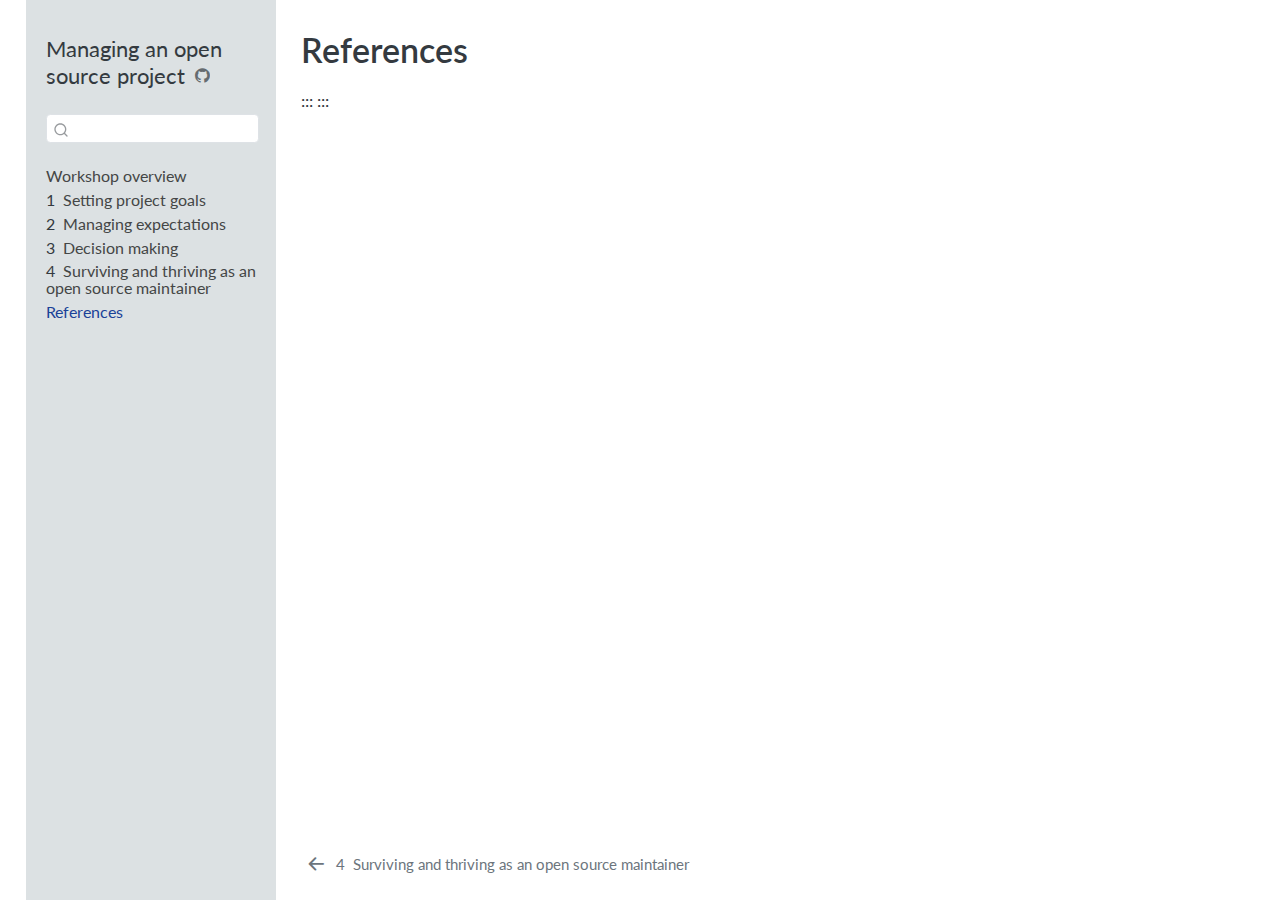
<file: references.html>
<!DOCTYPE html>
<html xmlns="http://www.w3.org/1999/xhtml" lang="en" xml:lang="en"><head>

<meta charset="utf-8">
<meta name="generator" content="quarto-1.4.549">

<meta name="viewport" content="width=device-width, initial-scale=1.0, user-scalable=yes">


<title>Managing an open source project - References</title>
<style>
code{white-space: pre-wrap;}
span.smallcaps{font-variant: small-caps;}
div.columns{display: flex; gap: min(4vw, 1.5em);}
div.column{flex: auto; overflow-x: auto;}
div.hanging-indent{margin-left: 1.5em; text-indent: -1.5em;}
ul.task-list{list-style: none;}
ul.task-list li input[type="checkbox"] {
  width: 0.8em;
  margin: 0 0.8em 0.2em -1em; /* quarto-specific, see https://github.com/quarto-dev/quarto-cli/issues/4556 */ 
  vertical-align: middle;
}
</style>


<script src="site_libs/quarto-nav/quarto-nav.js"></script>
<script src="site_libs/quarto-nav/headroom.min.js"></script>
<script src="site_libs/clipboard/clipboard.min.js"></script>
<script src="site_libs/quarto-search/autocomplete.umd.js"></script>
<script src="site_libs/quarto-search/fuse.min.js"></script>
<script src="site_libs/quarto-search/quarto-search.js"></script>
<meta name="quarto:offset" content="./">
<link href="./thriving.html" rel="prev">
<script src="site_libs/quarto-html/quarto.js"></script>
<script src="site_libs/quarto-html/popper.min.js"></script>
<script src="site_libs/quarto-html/tippy.umd.min.js"></script>
<script src="site_libs/quarto-html/anchor.min.js"></script>
<link href="site_libs/quarto-html/tippy.css" rel="stylesheet">
<link href="site_libs/quarto-html/quarto-syntax-highlighting.css" rel="stylesheet" id="quarto-text-highlighting-styles">
<script src="site_libs/bootstrap/bootstrap.min.js"></script>
<link href="site_libs/bootstrap/bootstrap-icons.css" rel="stylesheet">
<link href="site_libs/bootstrap/bootstrap.min.css" rel="stylesheet" id="quarto-bootstrap" data-mode="light">
<script id="quarto-search-options" type="application/json">{
  "location": "sidebar",
  "copy-button": false,
  "collapse-after": 3,
  "panel-placement": "start",
  "type": "textbox",
  "limit": 50,
  "keyboard-shortcut": [
    "f",
    "/",
    "s"
  ],
  "show-item-context": false,
  "language": {
    "search-no-results-text": "No results",
    "search-matching-documents-text": "matching documents",
    "search-copy-link-title": "Copy link to search",
    "search-hide-matches-text": "Hide additional matches",
    "search-more-match-text": "more match in this document",
    "search-more-matches-text": "more matches in this document",
    "search-clear-button-title": "Clear",
    "search-text-placeholder": "",
    "search-detached-cancel-button-title": "Cancel",
    "search-submit-button-title": "Submit",
    "search-label": "Search"
  }
}</script>


</head>

<body class="nav-sidebar floating">

<div id="quarto-search-results"></div>
  <header id="quarto-header" class="headroom fixed-top">
  <nav class="quarto-secondary-nav">
    <div class="container-fluid d-flex">
      <button type="button" class="quarto-btn-toggle btn" data-bs-toggle="collapse" data-bs-target=".quarto-sidebar-collapse-item" aria-controls="quarto-sidebar" aria-expanded="false" aria-label="Toggle sidebar navigation" onclick="if (window.quartoToggleHeadroom) { window.quartoToggleHeadroom(); }">
        <i class="bi bi-layout-text-sidebar-reverse"></i>
      </button>
        <nav class="quarto-page-breadcrumbs" aria-label="breadcrumb"><ol class="breadcrumb"><li class="breadcrumb-item"><a href="./references.html">References</a></li></ol></nav>
        <a class="flex-grow-1" role="button" data-bs-toggle="collapse" data-bs-target=".quarto-sidebar-collapse-item" aria-controls="quarto-sidebar" aria-expanded="false" aria-label="Toggle sidebar navigation" onclick="if (window.quartoToggleHeadroom) { window.quartoToggleHeadroom(); }">      
        </a>
      <button type="button" class="btn quarto-search-button" aria-label="" onclick="window.quartoOpenSearch();">
        <i class="bi bi-search"></i>
      </button>
    </div>
  </nav>
</header>
<!-- content -->
<div id="quarto-content" class="quarto-container page-columns page-rows-contents page-layout-article">
<!-- sidebar -->
  <nav id="quarto-sidebar" class="sidebar collapse collapse-horizontal quarto-sidebar-collapse-item sidebar-navigation floating overflow-auto">
    <div class="pt-lg-2 mt-2 text-left sidebar-header">
    <div class="sidebar-title mb-0 py-0">
      <a href="./">Managing an open source project</a> 
        <div class="sidebar-tools-main">
    <a href="https://github.com/tracykteal/managing-os-project-workshop" title="Source Code" class="quarto-navigation-tool px-1" aria-label="Source Code"><i class="bi bi-github"></i></a>
</div>
    </div>
      </div>
        <div class="mt-2 flex-shrink-0 align-items-center">
        <div class="sidebar-search">
        <div id="quarto-search" class="" title="Search"></div>
        </div>
        </div>
    <div class="sidebar-menu-container"> 
    <ul class="list-unstyled mt-1">
        <li class="sidebar-item">
  <div class="sidebar-item-container"> 
  <a href="./index.html" class="sidebar-item-text sidebar-link">
 <span class="menu-text">Workshop overview</span></a>
  </div>
</li>
        <li class="sidebar-item">
  <div class="sidebar-item-container"> 
  <a href="./project-goals.html" class="sidebar-item-text sidebar-link">
 <span class="menu-text"><span class="chapter-number">1</span>&nbsp; <span class="chapter-title">Setting project goals</span></span></a>
  </div>
</li>
        <li class="sidebar-item">
  <div class="sidebar-item-container"> 
  <a href="./managing-expectations.html" class="sidebar-item-text sidebar-link">
 <span class="menu-text"><span class="chapter-number">2</span>&nbsp; <span class="chapter-title">Managing expectations</span></span></a>
  </div>
</li>
        <li class="sidebar-item">
  <div class="sidebar-item-container"> 
  <a href="./decision-making.html" class="sidebar-item-text sidebar-link">
 <span class="menu-text"><span class="chapter-number">3</span>&nbsp; <span class="chapter-title">Decision making</span></span></a>
  </div>
</li>
        <li class="sidebar-item">
  <div class="sidebar-item-container"> 
  <a href="./thriving.html" class="sidebar-item-text sidebar-link">
 <span class="menu-text"><span class="chapter-number">4</span>&nbsp; <span class="chapter-title">Surviving and thriving as an open source maintainer</span></span></a>
  </div>
</li>
        <li class="sidebar-item">
  <div class="sidebar-item-container"> 
  <a href="./references.html" class="sidebar-item-text sidebar-link active">
 <span class="menu-text">References</span></a>
  </div>
</li>
    </ul>
    </div>
</nav>
<div id="quarto-sidebar-glass" class="quarto-sidebar-collapse-item" data-bs-toggle="collapse" data-bs-target=".quarto-sidebar-collapse-item"></div>
<!-- margin-sidebar -->
    <div id="quarto-margin-sidebar" class="sidebar margin-sidebar">
        
    </div>
<!-- main -->
<main class="content" id="quarto-document-content">

<header id="title-block-header" class="quarto-title-block default">
<div class="quarto-title">
<h1 class="title">References</h1>
</div>



<div class="quarto-title-meta">

    
  
    
  </div>
  


</header>


<p>::: :::</p>



</main> <!-- /main -->
<script id="quarto-html-after-body" type="application/javascript">
window.document.addEventListener("DOMContentLoaded", function (event) {
  const toggleBodyColorMode = (bsSheetEl) => {
    const mode = bsSheetEl.getAttribute("data-mode");
    const bodyEl = window.document.querySelector("body");
    if (mode === "dark") {
      bodyEl.classList.add("quarto-dark");
      bodyEl.classList.remove("quarto-light");
    } else {
      bodyEl.classList.add("quarto-light");
      bodyEl.classList.remove("quarto-dark");
    }
  }
  const toggleBodyColorPrimary = () => {
    const bsSheetEl = window.document.querySelector("link#quarto-bootstrap");
    if (bsSheetEl) {
      toggleBodyColorMode(bsSheetEl);
    }
  }
  toggleBodyColorPrimary();  
  const icon = "";
  const anchorJS = new window.AnchorJS();
  anchorJS.options = {
    placement: 'right',
    icon: icon
  };
  anchorJS.add('.anchored');
  const isCodeAnnotation = (el) => {
    for (const clz of el.classList) {
      if (clz.startsWith('code-annotation-')) {                     
        return true;
      }
    }
    return false;
  }
  const clipboard = new window.ClipboardJS('.code-copy-button', {
    text: function(trigger) {
      const codeEl = trigger.previousElementSibling.cloneNode(true);
      for (const childEl of codeEl.children) {
        if (isCodeAnnotation(childEl)) {
          childEl.remove();
        }
      }
      return codeEl.innerText;
    }
  });
  clipboard.on('success', function(e) {
    // button target
    const button = e.trigger;
    // don't keep focus
    button.blur();
    // flash "checked"
    button.classList.add('code-copy-button-checked');
    var currentTitle = button.getAttribute("title");
    button.setAttribute("title", "Copied!");
    let tooltip;
    if (window.bootstrap) {
      button.setAttribute("data-bs-toggle", "tooltip");
      button.setAttribute("data-bs-placement", "left");
      button.setAttribute("data-bs-title", "Copied!");
      tooltip = new bootstrap.Tooltip(button, 
        { trigger: "manual", 
          customClass: "code-copy-button-tooltip",
          offset: [0, -8]});
      tooltip.show();    
    }
    setTimeout(function() {
      if (tooltip) {
        tooltip.hide();
        button.removeAttribute("data-bs-title");
        button.removeAttribute("data-bs-toggle");
        button.removeAttribute("data-bs-placement");
      }
      button.setAttribute("title", currentTitle);
      button.classList.remove('code-copy-button-checked');
    }, 1000);
    // clear code selection
    e.clearSelection();
  });
  function tippyHover(el, contentFn, onTriggerFn, onUntriggerFn) {
    const config = {
      allowHTML: true,
      maxWidth: 500,
      delay: 100,
      arrow: false,
      appendTo: function(el) {
          return el.parentElement;
      },
      interactive: true,
      interactiveBorder: 10,
      theme: 'quarto',
      placement: 'bottom-start',
    };
    if (contentFn) {
      config.content = contentFn;
    }
    if (onTriggerFn) {
      config.onTrigger = onTriggerFn;
    }
    if (onUntriggerFn) {
      config.onUntrigger = onUntriggerFn;
    }
    window.tippy(el, config); 
  }
  const noterefs = window.document.querySelectorAll('a[role="doc-noteref"]');
  for (var i=0; i<noterefs.length; i++) {
    const ref = noterefs[i];
    tippyHover(ref, function() {
      // use id or data attribute instead here
      let href = ref.getAttribute('data-footnote-href') || ref.getAttribute('href');
      try { href = new URL(href).hash; } catch {}
      const id = href.replace(/^#\/?/, "");
      const note = window.document.getElementById(id);
      return note.innerHTML;
    });
  }
  const xrefs = window.document.querySelectorAll('a.quarto-xref');
  const processXRef = (id, note) => {
    // Strip column container classes
    const stripColumnClz = (el) => {
      el.classList.remove("page-full", "page-columns");
      if (el.children) {
        for (const child of el.children) {
          stripColumnClz(child);
        }
      }
    }
    stripColumnClz(note)
    if (id === null || id.startsWith('sec-')) {
      // Special case sections, only their first couple elements
      const container = document.createElement("div");
      if (note.children && note.children.length > 2) {
        container.appendChild(note.children[0].cloneNode(true));
        for (let i = 1; i < note.children.length; i++) {
          const child = note.children[i];
          if (child.tagName === "P" && child.innerText === "") {
            continue;
          } else {
            container.appendChild(child.cloneNode(true));
            break;
          }
        }
        if (window.Quarto?.typesetMath) {
          window.Quarto.typesetMath(container);
        }
        return container.innerHTML
      } else {
        if (window.Quarto?.typesetMath) {
          window.Quarto.typesetMath(note);
        }
        return note.innerHTML;
      }
    } else {
      // Remove any anchor links if they are present
      const anchorLink = note.querySelector('a.anchorjs-link');
      if (anchorLink) {
        anchorLink.remove();
      }
      if (window.Quarto?.typesetMath) {
        window.Quarto.typesetMath(note);
      }
      // TODO in 1.5, we should make sure this works without a callout special case
      if (note.classList.contains("callout")) {
        return note.outerHTML;
      } else {
        return note.innerHTML;
      }
    }
  }
  for (var i=0; i<xrefs.length; i++) {
    const xref = xrefs[i];
    tippyHover(xref, undefined, function(instance) {
      instance.disable();
      let url = xref.getAttribute('href');
      let hash = undefined; 
      if (url.startsWith('#')) {
        hash = url;
      } else {
        try { hash = new URL(url).hash; } catch {}
      }
      if (hash) {
        const id = hash.replace(/^#\/?/, "");
        const note = window.document.getElementById(id);
        if (note !== null) {
          try {
            const html = processXRef(id, note.cloneNode(true));
            instance.setContent(html);
          } finally {
            instance.enable();
            instance.show();
          }
        } else {
          // See if we can fetch this
          fetch(url.split('#')[0])
          .then(res => res.text())
          .then(html => {
            const parser = new DOMParser();
            const htmlDoc = parser.parseFromString(html, "text/html");
            const note = htmlDoc.getElementById(id);
            if (note !== null) {
              const html = processXRef(id, note);
              instance.setContent(html);
            } 
          }).finally(() => {
            instance.enable();
            instance.show();
          });
        }
      } else {
        // See if we can fetch a full url (with no hash to target)
        // This is a special case and we should probably do some content thinning / targeting
        fetch(url)
        .then(res => res.text())
        .then(html => {
          const parser = new DOMParser();
          const htmlDoc = parser.parseFromString(html, "text/html");
          const note = htmlDoc.querySelector('main.content');
          if (note !== null) {
            // This should only happen for chapter cross references
            // (since there is no id in the URL)
            // remove the first header
            if (note.children.length > 0 && note.children[0].tagName === "HEADER") {
              note.children[0].remove();
            }
            const html = processXRef(null, note);
            instance.setContent(html);
          } 
        }).finally(() => {
          instance.enable();
          instance.show();
        });
      }
    }, function(instance) {
    });
  }
      let selectedAnnoteEl;
      const selectorForAnnotation = ( cell, annotation) => {
        let cellAttr = 'data-code-cell="' + cell + '"';
        let lineAttr = 'data-code-annotation="' +  annotation + '"';
        const selector = 'span[' + cellAttr + '][' + lineAttr + ']';
        return selector;
      }
      const selectCodeLines = (annoteEl) => {
        const doc = window.document;
        const targetCell = annoteEl.getAttribute("data-target-cell");
        const targetAnnotation = annoteEl.getAttribute("data-target-annotation");
        const annoteSpan = window.document.querySelector(selectorForAnnotation(targetCell, targetAnnotation));
        const lines = annoteSpan.getAttribute("data-code-lines").split(",");
        const lineIds = lines.map((line) => {
          return targetCell + "-" + line;
        })
        let top = null;
        let height = null;
        let parent = null;
        if (lineIds.length > 0) {
            //compute the position of the single el (top and bottom and make a div)
            const el = window.document.getElementById(lineIds[0]);
            top = el.offsetTop;
            height = el.offsetHeight;
            parent = el.parentElement.parentElement;
          if (lineIds.length > 1) {
            const lastEl = window.document.getElementById(lineIds[lineIds.length - 1]);
            const bottom = lastEl.offsetTop + lastEl.offsetHeight;
            height = bottom - top;
          }
          if (top !== null && height !== null && parent !== null) {
            // cook up a div (if necessary) and position it 
            let div = window.document.getElementById("code-annotation-line-highlight");
            if (div === null) {
              div = window.document.createElement("div");
              div.setAttribute("id", "code-annotation-line-highlight");
              div.style.position = 'absolute';
              parent.appendChild(div);
            }
            div.style.top = top - 2 + "px";
            div.style.height = height + 4 + "px";
            div.style.left = 0;
            let gutterDiv = window.document.getElementById("code-annotation-line-highlight-gutter");
            if (gutterDiv === null) {
              gutterDiv = window.document.createElement("div");
              gutterDiv.setAttribute("id", "code-annotation-line-highlight-gutter");
              gutterDiv.style.position = 'absolute';
              const codeCell = window.document.getElementById(targetCell);
              const gutter = codeCell.querySelector('.code-annotation-gutter');
              gutter.appendChild(gutterDiv);
            }
            gutterDiv.style.top = top - 2 + "px";
            gutterDiv.style.height = height + 4 + "px";
          }
          selectedAnnoteEl = annoteEl;
        }
      };
      const unselectCodeLines = () => {
        const elementsIds = ["code-annotation-line-highlight", "code-annotation-line-highlight-gutter"];
        elementsIds.forEach((elId) => {
          const div = window.document.getElementById(elId);
          if (div) {
            div.remove();
          }
        });
        selectedAnnoteEl = undefined;
      };
        // Handle positioning of the toggle
    window.addEventListener(
      "resize",
      throttle(() => {
        elRect = undefined;
        if (selectedAnnoteEl) {
          selectCodeLines(selectedAnnoteEl);
        }
      }, 10)
    );
    function throttle(fn, ms) {
    let throttle = false;
    let timer;
      return (...args) => {
        if(!throttle) { // first call gets through
            fn.apply(this, args);
            throttle = true;
        } else { // all the others get throttled
            if(timer) clearTimeout(timer); // cancel #2
            timer = setTimeout(() => {
              fn.apply(this, args);
              timer = throttle = false;
            }, ms);
        }
      };
    }
      // Attach click handler to the DT
      const annoteDls = window.document.querySelectorAll('dt[data-target-cell]');
      for (const annoteDlNode of annoteDls) {
        annoteDlNode.addEventListener('click', (event) => {
          const clickedEl = event.target;
          if (clickedEl !== selectedAnnoteEl) {
            unselectCodeLines();
            const activeEl = window.document.querySelector('dt[data-target-cell].code-annotation-active');
            if (activeEl) {
              activeEl.classList.remove('code-annotation-active');
            }
            selectCodeLines(clickedEl);
            clickedEl.classList.add('code-annotation-active');
          } else {
            // Unselect the line
            unselectCodeLines();
            clickedEl.classList.remove('code-annotation-active');
          }
        });
      }
  const findCites = (el) => {
    const parentEl = el.parentElement;
    if (parentEl) {
      const cites = parentEl.dataset.cites;
      if (cites) {
        return {
          el,
          cites: cites.split(' ')
        };
      } else {
        return findCites(el.parentElement)
      }
    } else {
      return undefined;
    }
  };
  var bibliorefs = window.document.querySelectorAll('a[role="doc-biblioref"]');
  for (var i=0; i<bibliorefs.length; i++) {
    const ref = bibliorefs[i];
    const citeInfo = findCites(ref);
    if (citeInfo) {
      tippyHover(citeInfo.el, function() {
        var popup = window.document.createElement('div');
        citeInfo.cites.forEach(function(cite) {
          var citeDiv = window.document.createElement('div');
          citeDiv.classList.add('hanging-indent');
          citeDiv.classList.add('csl-entry');
          var biblioDiv = window.document.getElementById('ref-' + cite);
          if (biblioDiv) {
            citeDiv.innerHTML = biblioDiv.innerHTML;
          }
          popup.appendChild(citeDiv);
        });
        return popup.innerHTML;
      });
    }
  }
});
</script>
<nav class="page-navigation">
  <div class="nav-page nav-page-previous">
      <a href="./thriving.html" class="pagination-link  aria-label=" &lt;span="" and="" thriving="" as="" an="" open="" source="" maintainer&lt;="" span&gt;"="">
        <i class="bi bi-arrow-left-short"></i> <span class="nav-page-text"><span class="chapter-number">4</span>&nbsp; <span class="chapter-title">Surviving and thriving as an open source maintainer</span></span>
      </a>          
  </div>
  <div class="nav-page nav-page-next">
  </div>
</nav>
</div> <!-- /content -->




</body></html>
</file>
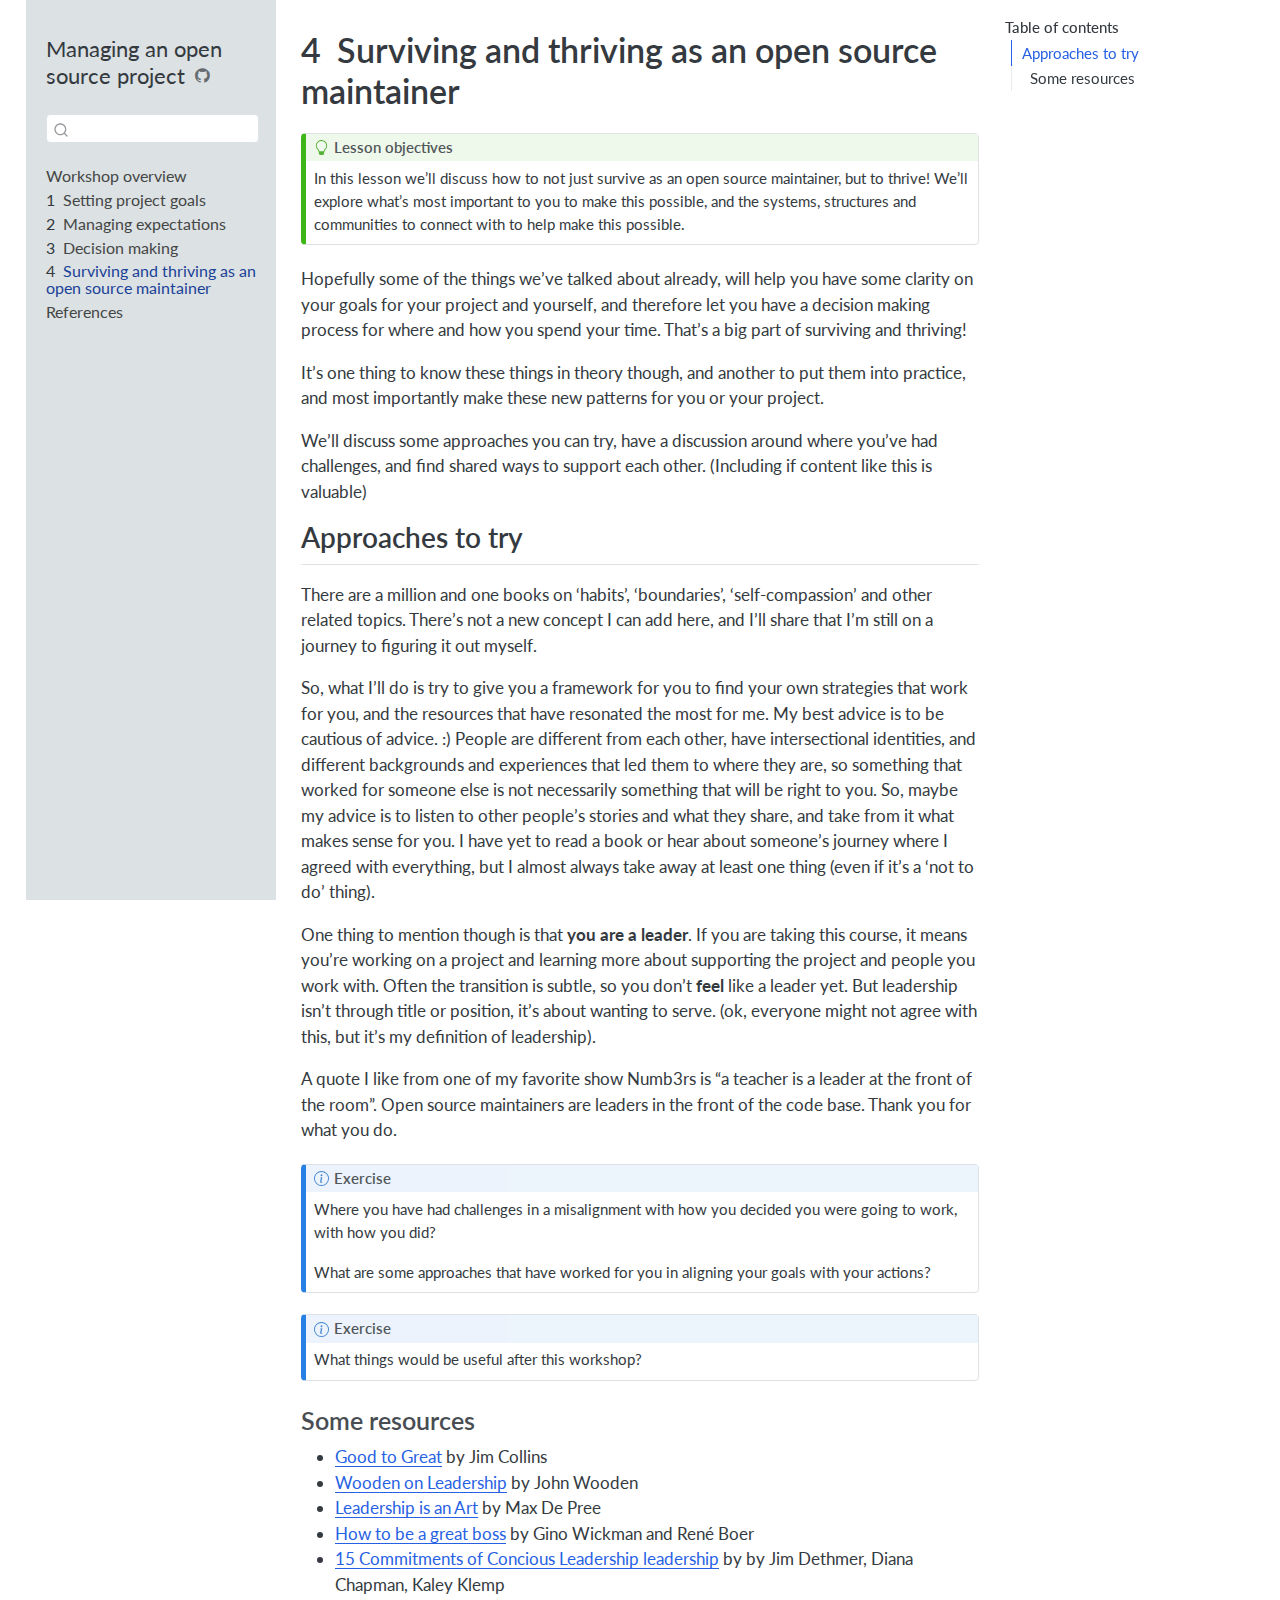
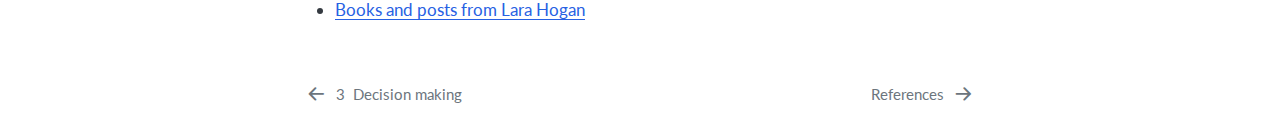
<file: thriving.html>
<!DOCTYPE html>
<html xmlns="http://www.w3.org/1999/xhtml" lang="en" xml:lang="en"><head>

<meta charset="utf-8">
<meta name="generator" content="quarto-1.4.549">

<meta name="viewport" content="width=device-width, initial-scale=1.0, user-scalable=yes">


<title>Managing an open source project - 4&nbsp; Surviving and thriving as an open source maintainer</title>
<style>
code{white-space: pre-wrap;}
span.smallcaps{font-variant: small-caps;}
div.columns{display: flex; gap: min(4vw, 1.5em);}
div.column{flex: auto; overflow-x: auto;}
div.hanging-indent{margin-left: 1.5em; text-indent: -1.5em;}
ul.task-list{list-style: none;}
ul.task-list li input[type="checkbox"] {
  width: 0.8em;
  margin: 0 0.8em 0.2em -1em; /* quarto-specific, see https://github.com/quarto-dev/quarto-cli/issues/4556 */ 
  vertical-align: middle;
}
</style>


<script src="site_libs/quarto-nav/quarto-nav.js"></script>
<script src="site_libs/quarto-nav/headroom.min.js"></script>
<script src="site_libs/clipboard/clipboard.min.js"></script>
<script src="site_libs/quarto-search/autocomplete.umd.js"></script>
<script src="site_libs/quarto-search/fuse.min.js"></script>
<script src="site_libs/quarto-search/quarto-search.js"></script>
<meta name="quarto:offset" content="./">
<link href="./references.html" rel="next">
<link href="./decision-making.html" rel="prev">
<script src="site_libs/quarto-html/quarto.js"></script>
<script src="site_libs/quarto-html/popper.min.js"></script>
<script src="site_libs/quarto-html/tippy.umd.min.js"></script>
<script src="site_libs/quarto-html/anchor.min.js"></script>
<link href="site_libs/quarto-html/tippy.css" rel="stylesheet">
<link href="site_libs/quarto-html/quarto-syntax-highlighting.css" rel="stylesheet" id="quarto-text-highlighting-styles">
<script src="site_libs/bootstrap/bootstrap.min.js"></script>
<link href="site_libs/bootstrap/bootstrap-icons.css" rel="stylesheet">
<link href="site_libs/bootstrap/bootstrap.min.css" rel="stylesheet" id="quarto-bootstrap" data-mode="light">
<script id="quarto-search-options" type="application/json">{
  "location": "sidebar",
  "copy-button": false,
  "collapse-after": 3,
  "panel-placement": "start",
  "type": "textbox",
  "limit": 50,
  "keyboard-shortcut": [
    "f",
    "/",
    "s"
  ],
  "show-item-context": false,
  "language": {
    "search-no-results-text": "No results",
    "search-matching-documents-text": "matching documents",
    "search-copy-link-title": "Copy link to search",
    "search-hide-matches-text": "Hide additional matches",
    "search-more-match-text": "more match in this document",
    "search-more-matches-text": "more matches in this document",
    "search-clear-button-title": "Clear",
    "search-text-placeholder": "",
    "search-detached-cancel-button-title": "Cancel",
    "search-submit-button-title": "Submit",
    "search-label": "Search"
  }
}</script>


</head>

<body class="nav-sidebar floating">

<div id="quarto-search-results"></div>
  <header id="quarto-header" class="headroom fixed-top">
  <nav class="quarto-secondary-nav">
    <div class="container-fluid d-flex">
      <button type="button" class="quarto-btn-toggle btn" data-bs-toggle="collapse" data-bs-target=".quarto-sidebar-collapse-item" aria-controls="quarto-sidebar" aria-expanded="false" aria-label="Toggle sidebar navigation" onclick="if (window.quartoToggleHeadroom) { window.quartoToggleHeadroom(); }">
        <i class="bi bi-layout-text-sidebar-reverse"></i>
      </button>
        <nav class="quarto-page-breadcrumbs" aria-label="breadcrumb"><ol class="breadcrumb"><li class="breadcrumb-item"><a href="./thriving.html"><span class="chapter-number">4</span>&nbsp; <span class="chapter-title">Surviving and thriving as an open source maintainer</span></a></li></ol></nav>
        <a class="flex-grow-1" role="button" data-bs-toggle="collapse" data-bs-target=".quarto-sidebar-collapse-item" aria-controls="quarto-sidebar" aria-expanded="false" aria-label="Toggle sidebar navigation" onclick="if (window.quartoToggleHeadroom) { window.quartoToggleHeadroom(); }">      
        </a>
      <button type="button" class="btn quarto-search-button" aria-label="" onclick="window.quartoOpenSearch();">
        <i class="bi bi-search"></i>
      </button>
    </div>
  </nav>
</header>
<!-- content -->
<div id="quarto-content" class="quarto-container page-columns page-rows-contents page-layout-article">
<!-- sidebar -->
  <nav id="quarto-sidebar" class="sidebar collapse collapse-horizontal quarto-sidebar-collapse-item sidebar-navigation floating overflow-auto">
    <div class="pt-lg-2 mt-2 text-left sidebar-header">
    <div class="sidebar-title mb-0 py-0">
      <a href="./">Managing an open source project</a> 
        <div class="sidebar-tools-main">
    <a href="https://github.com/tracykteal/managing-os-project-workshop" title="Source Code" class="quarto-navigation-tool px-1" aria-label="Source Code"><i class="bi bi-github"></i></a>
</div>
    </div>
      </div>
        <div class="mt-2 flex-shrink-0 align-items-center">
        <div class="sidebar-search">
        <div id="quarto-search" class="" title="Search"></div>
        </div>
        </div>
    <div class="sidebar-menu-container"> 
    <ul class="list-unstyled mt-1">
        <li class="sidebar-item">
  <div class="sidebar-item-container"> 
  <a href="./index.html" class="sidebar-item-text sidebar-link">
 <span class="menu-text">Workshop overview</span></a>
  </div>
</li>
        <li class="sidebar-item">
  <div class="sidebar-item-container"> 
  <a href="./project-goals.html" class="sidebar-item-text sidebar-link">
 <span class="menu-text"><span class="chapter-number">1</span>&nbsp; <span class="chapter-title">Setting project goals</span></span></a>
  </div>
</li>
        <li class="sidebar-item">
  <div class="sidebar-item-container"> 
  <a href="./managing-expectations.html" class="sidebar-item-text sidebar-link">
 <span class="menu-text"><span class="chapter-number">2</span>&nbsp; <span class="chapter-title">Managing expectations</span></span></a>
  </div>
</li>
        <li class="sidebar-item">
  <div class="sidebar-item-container"> 
  <a href="./decision-making.html" class="sidebar-item-text sidebar-link">
 <span class="menu-text"><span class="chapter-number">3</span>&nbsp; <span class="chapter-title">Decision making</span></span></a>
  </div>
</li>
        <li class="sidebar-item">
  <div class="sidebar-item-container"> 
  <a href="./thriving.html" class="sidebar-item-text sidebar-link active">
 <span class="menu-text"><span class="chapter-number">4</span>&nbsp; <span class="chapter-title">Surviving and thriving as an open source maintainer</span></span></a>
  </div>
</li>
        <li class="sidebar-item">
  <div class="sidebar-item-container"> 
  <a href="./references.html" class="sidebar-item-text sidebar-link">
 <span class="menu-text">References</span></a>
  </div>
</li>
    </ul>
    </div>
</nav>
<div id="quarto-sidebar-glass" class="quarto-sidebar-collapse-item" data-bs-toggle="collapse" data-bs-target=".quarto-sidebar-collapse-item"></div>
<!-- margin-sidebar -->
    <div id="quarto-margin-sidebar" class="sidebar margin-sidebar">
        <nav id="TOC" role="doc-toc" class="toc-active">
    <h2 id="toc-title">Table of contents</h2>
   
  <ul>
  <li><a href="#approaches-to-try" id="toc-approaches-to-try" class="nav-link active" data-scroll-target="#approaches-to-try">Approaches to try</a>
  <ul class="collapse">
  <li><a href="#some-resources" id="toc-some-resources" class="nav-link" data-scroll-target="#some-resources">Some resources</a></li>
  </ul></li>
  </ul>
</nav>
    </div>
<!-- main -->
<main class="content" id="quarto-document-content">

<header id="title-block-header" class="quarto-title-block default">
<div class="quarto-title">
<h1 class="title"><span class="chapter-number">4</span>&nbsp; <span class="chapter-title">Surviving and thriving as an open source maintainer</span></h1>
</div>



<div class="quarto-title-meta">

    
  
    
  </div>
  


</header>


<div class="callout callout-style-default callout-tip callout-titled">
<div class="callout-header d-flex align-content-center">
<div class="callout-icon-container">
<i class="callout-icon"></i>
</div>
<div class="callout-title-container flex-fill">
Lesson objectives
</div>
</div>
<div class="callout-body-container callout-body">
<p>In this lesson we’ll discuss how to not just survive as an open source maintainer, but to thrive! We’ll explore what’s most important to you to make this possible, and the systems, structures and communities to connect with to help make this possible.</p>
</div>
</div>
<p>Hopefully some of the things we’ve talked about already, will help you have some clarity on your goals for your project and yourself, and therefore let you have a decision making process for where and how you spend your time. That’s a big part of surviving and thriving!</p>
<p>It’s one thing to know these things in theory though, and another to put them into practice, and most importantly make these new patterns for you or your project.</p>
<p>We’ll discuss some approaches you can try, have a discussion around where you’ve had challenges, and find shared ways to support each other. (Including if content like this is valuable)</p>
<section id="approaches-to-try" class="level2">
<h2 class="anchored" data-anchor-id="approaches-to-try">Approaches to try</h2>
<p>There are a million and one books on ‘habits’, ‘boundaries’, ‘self-compassion’ and other related topics. There’s not a new concept I can add here, and I’ll share that I’m still on a journey to figuring it out myself.</p>
<p>So, what I’ll do is try to give you a framework for you to find your own strategies that work for you, and the resources that have resonated the most for me. My best advice is to be cautious of advice. :) People are different from each other, have intersectional identities, and different backgrounds and experiences that led them to where they are, so something that worked for someone else is not necessarily something that will be right to you. So, maybe my advice is to listen to other people’s stories and what they share, and take from it what makes sense for you. I have yet to read a book or hear about someone’s journey where I agreed with everything, but I almost always take away at least one thing (even if it’s a ‘not to do’ thing).</p>
<p>One thing to mention though is that <strong>you are a leader</strong>. If you are taking this course, it means you’re working on a project and learning more about supporting the project and people you work with. Often the transition is subtle, so you don’t <strong>feel</strong> like a leader yet. But leadership isn’t through title or position, it’s about wanting to serve. (ok, everyone might not agree with this, but it’s my definition of leadership).</p>
<p>A quote I like from one of my favorite show Numb3rs is “a teacher is a leader at the front of the room”. Open source maintainers are leaders in the front of the code base. Thank you for what you do.</p>
<div class="callout callout-style-default callout-note callout-titled">
<div class="callout-header d-flex align-content-center">
<div class="callout-icon-container">
<i class="callout-icon"></i>
</div>
<div class="callout-title-container flex-fill">
Exercise
</div>
</div>
<div class="callout-body-container callout-body">
<p>Where you have had challenges in a misalignment with how you decided you were going to work, with how you did?</p>
<p>What are some approaches that have worked for you in aligning your goals with your actions?</p>
</div>
</div>
<div class="callout callout-style-default callout-note callout-titled">
<div class="callout-header d-flex align-content-center">
<div class="callout-icon-container">
<i class="callout-icon"></i>
</div>
<div class="callout-title-container flex-fill">
Exercise
</div>
</div>
<div class="callout-body-container callout-body">
<p>What things would be useful after this workshop?</p>
</div>
</div>
<section id="some-resources" class="level3">
<h3 class="anchored" data-anchor-id="some-resources">Some resources</h3>
<ul>
<li><a href="https://www.amazon.com/Good-Great-Some-Companies-Others-ebook/dp/B0058DRUV6/">Good to Great</a> by Jim Collins</li>
<li><a href="https://www.amazon.com/Wooden-Leadership-Create-Winning-Organization/dp/0071453393">Wooden on Leadership</a> by John Wooden</li>
<li><a href="https://www.amazon.com/Leadership-Art-Max-Depree-ebook/dp/B0053CT29A/">Leadership is an Art</a> by Max De Pree</li>
<li><a href="https://www.amazon.com/How-Great-Boss-Gino-Wickman-ebook/dp/B01EEQ9BVE">How to be a great boss</a> by Gino Wickman and René Boer</li>
<li><a href="https://www.amazon.com/15-Commitments-Conscious-Leadership-Sustainable-ebook/dp/B00R3MHWUE/">15 Commitments of Concious Leadership leadership</a> by by Jim Dethmer, Diana Chapman, Kaley Klemp</li>
<li><a href="https://larahogan.me/">Books and posts from Lara Hogan</a></li>
</ul>


</section>
</section>

</main> <!-- /main -->
<script id="quarto-html-after-body" type="application/javascript">
window.document.addEventListener("DOMContentLoaded", function (event) {
  const toggleBodyColorMode = (bsSheetEl) => {
    const mode = bsSheetEl.getAttribute("data-mode");
    const bodyEl = window.document.querySelector("body");
    if (mode === "dark") {
      bodyEl.classList.add("quarto-dark");
      bodyEl.classList.remove("quarto-light");
    } else {
      bodyEl.classList.add("quarto-light");
      bodyEl.classList.remove("quarto-dark");
    }
  }
  const toggleBodyColorPrimary = () => {
    const bsSheetEl = window.document.querySelector("link#quarto-bootstrap");
    if (bsSheetEl) {
      toggleBodyColorMode(bsSheetEl);
    }
  }
  toggleBodyColorPrimary();  
  const icon = "";
  const anchorJS = new window.AnchorJS();
  anchorJS.options = {
    placement: 'right',
    icon: icon
  };
  anchorJS.add('.anchored');
  const isCodeAnnotation = (el) => {
    for (const clz of el.classList) {
      if (clz.startsWith('code-annotation-')) {                     
        return true;
      }
    }
    return false;
  }
  const clipboard = new window.ClipboardJS('.code-copy-button', {
    text: function(trigger) {
      const codeEl = trigger.previousElementSibling.cloneNode(true);
      for (const childEl of codeEl.children) {
        if (isCodeAnnotation(childEl)) {
          childEl.remove();
        }
      }
      return codeEl.innerText;
    }
  });
  clipboard.on('success', function(e) {
    // button target
    const button = e.trigger;
    // don't keep focus
    button.blur();
    // flash "checked"
    button.classList.add('code-copy-button-checked');
    var currentTitle = button.getAttribute("title");
    button.setAttribute("title", "Copied!");
    let tooltip;
    if (window.bootstrap) {
      button.setAttribute("data-bs-toggle", "tooltip");
      button.setAttribute("data-bs-placement", "left");
      button.setAttribute("data-bs-title", "Copied!");
      tooltip = new bootstrap.Tooltip(button, 
        { trigger: "manual", 
          customClass: "code-copy-button-tooltip",
          offset: [0, -8]});
      tooltip.show();    
    }
    setTimeout(function() {
      if (tooltip) {
        tooltip.hide();
        button.removeAttribute("data-bs-title");
        button.removeAttribute("data-bs-toggle");
        button.removeAttribute("data-bs-placement");
      }
      button.setAttribute("title", currentTitle);
      button.classList.remove('code-copy-button-checked');
    }, 1000);
    // clear code selection
    e.clearSelection();
  });
  function tippyHover(el, contentFn, onTriggerFn, onUntriggerFn) {
    const config = {
      allowHTML: true,
      maxWidth: 500,
      delay: 100,
      arrow: false,
      appendTo: function(el) {
          return el.parentElement;
      },
      interactive: true,
      interactiveBorder: 10,
      theme: 'quarto',
      placement: 'bottom-start',
    };
    if (contentFn) {
      config.content = contentFn;
    }
    if (onTriggerFn) {
      config.onTrigger = onTriggerFn;
    }
    if (onUntriggerFn) {
      config.onUntrigger = onUntriggerFn;
    }
    window.tippy(el, config); 
  }
  const noterefs = window.document.querySelectorAll('a[role="doc-noteref"]');
  for (var i=0; i<noterefs.length; i++) {
    const ref = noterefs[i];
    tippyHover(ref, function() {
      // use id or data attribute instead here
      let href = ref.getAttribute('data-footnote-href') || ref.getAttribute('href');
      try { href = new URL(href).hash; } catch {}
      const id = href.replace(/^#\/?/, "");
      const note = window.document.getElementById(id);
      return note.innerHTML;
    });
  }
  const xrefs = window.document.querySelectorAll('a.quarto-xref');
  const processXRef = (id, note) => {
    // Strip column container classes
    const stripColumnClz = (el) => {
      el.classList.remove("page-full", "page-columns");
      if (el.children) {
        for (const child of el.children) {
          stripColumnClz(child);
        }
      }
    }
    stripColumnClz(note)
    if (id === null || id.startsWith('sec-')) {
      // Special case sections, only their first couple elements
      const container = document.createElement("div");
      if (note.children && note.children.length > 2) {
        container.appendChild(note.children[0].cloneNode(true));
        for (let i = 1; i < note.children.length; i++) {
          const child = note.children[i];
          if (child.tagName === "P" && child.innerText === "") {
            continue;
          } else {
            container.appendChild(child.cloneNode(true));
            break;
          }
        }
        if (window.Quarto?.typesetMath) {
          window.Quarto.typesetMath(container);
        }
        return container.innerHTML
      } else {
        if (window.Quarto?.typesetMath) {
          window.Quarto.typesetMath(note);
        }
        return note.innerHTML;
      }
    } else {
      // Remove any anchor links if they are present
      const anchorLink = note.querySelector('a.anchorjs-link');
      if (anchorLink) {
        anchorLink.remove();
      }
      if (window.Quarto?.typesetMath) {
        window.Quarto.typesetMath(note);
      }
      // TODO in 1.5, we should make sure this works without a callout special case
      if (note.classList.contains("callout")) {
        return note.outerHTML;
      } else {
        return note.innerHTML;
      }
    }
  }
  for (var i=0; i<xrefs.length; i++) {
    const xref = xrefs[i];
    tippyHover(xref, undefined, function(instance) {
      instance.disable();
      let url = xref.getAttribute('href');
      let hash = undefined; 
      if (url.startsWith('#')) {
        hash = url;
      } else {
        try { hash = new URL(url).hash; } catch {}
      }
      if (hash) {
        const id = hash.replace(/^#\/?/, "");
        const note = window.document.getElementById(id);
        if (note !== null) {
          try {
            const html = processXRef(id, note.cloneNode(true));
            instance.setContent(html);
          } finally {
            instance.enable();
            instance.show();
          }
        } else {
          // See if we can fetch this
          fetch(url.split('#')[0])
          .then(res => res.text())
          .then(html => {
            const parser = new DOMParser();
            const htmlDoc = parser.parseFromString(html, "text/html");
            const note = htmlDoc.getElementById(id);
            if (note !== null) {
              const html = processXRef(id, note);
              instance.setContent(html);
            } 
          }).finally(() => {
            instance.enable();
            instance.show();
          });
        }
      } else {
        // See if we can fetch a full url (with no hash to target)
        // This is a special case and we should probably do some content thinning / targeting
        fetch(url)
        .then(res => res.text())
        .then(html => {
          const parser = new DOMParser();
          const htmlDoc = parser.parseFromString(html, "text/html");
          const note = htmlDoc.querySelector('main.content');
          if (note !== null) {
            // This should only happen for chapter cross references
            // (since there is no id in the URL)
            // remove the first header
            if (note.children.length > 0 && note.children[0].tagName === "HEADER") {
              note.children[0].remove();
            }
            const html = processXRef(null, note);
            instance.setContent(html);
          } 
        }).finally(() => {
          instance.enable();
          instance.show();
        });
      }
    }, function(instance) {
    });
  }
      let selectedAnnoteEl;
      const selectorForAnnotation = ( cell, annotation) => {
        let cellAttr = 'data-code-cell="' + cell + '"';
        let lineAttr = 'data-code-annotation="' +  annotation + '"';
        const selector = 'span[' + cellAttr + '][' + lineAttr + ']';
        return selector;
      }
      const selectCodeLines = (annoteEl) => {
        const doc = window.document;
        const targetCell = annoteEl.getAttribute("data-target-cell");
        const targetAnnotation = annoteEl.getAttribute("data-target-annotation");
        const annoteSpan = window.document.querySelector(selectorForAnnotation(targetCell, targetAnnotation));
        const lines = annoteSpan.getAttribute("data-code-lines").split(",");
        const lineIds = lines.map((line) => {
          return targetCell + "-" + line;
        })
        let top = null;
        let height = null;
        let parent = null;
        if (lineIds.length > 0) {
            //compute the position of the single el (top and bottom and make a div)
            const el = window.document.getElementById(lineIds[0]);
            top = el.offsetTop;
            height = el.offsetHeight;
            parent = el.parentElement.parentElement;
          if (lineIds.length > 1) {
            const lastEl = window.document.getElementById(lineIds[lineIds.length - 1]);
            const bottom = lastEl.offsetTop + lastEl.offsetHeight;
            height = bottom - top;
          }
          if (top !== null && height !== null && parent !== null) {
            // cook up a div (if necessary) and position it 
            let div = window.document.getElementById("code-annotation-line-highlight");
            if (div === null) {
              div = window.document.createElement("div");
              div.setAttribute("id", "code-annotation-line-highlight");
              div.style.position = 'absolute';
              parent.appendChild(div);
            }
            div.style.top = top - 2 + "px";
            div.style.height = height + 4 + "px";
            div.style.left = 0;
            let gutterDiv = window.document.getElementById("code-annotation-line-highlight-gutter");
            if (gutterDiv === null) {
              gutterDiv = window.document.createElement("div");
              gutterDiv.setAttribute("id", "code-annotation-line-highlight-gutter");
              gutterDiv.style.position = 'absolute';
              const codeCell = window.document.getElementById(targetCell);
              const gutter = codeCell.querySelector('.code-annotation-gutter');
              gutter.appendChild(gutterDiv);
            }
            gutterDiv.style.top = top - 2 + "px";
            gutterDiv.style.height = height + 4 + "px";
          }
          selectedAnnoteEl = annoteEl;
        }
      };
      const unselectCodeLines = () => {
        const elementsIds = ["code-annotation-line-highlight", "code-annotation-line-highlight-gutter"];
        elementsIds.forEach((elId) => {
          const div = window.document.getElementById(elId);
          if (div) {
            div.remove();
          }
        });
        selectedAnnoteEl = undefined;
      };
        // Handle positioning of the toggle
    window.addEventListener(
      "resize",
      throttle(() => {
        elRect = undefined;
        if (selectedAnnoteEl) {
          selectCodeLines(selectedAnnoteEl);
        }
      }, 10)
    );
    function throttle(fn, ms) {
    let throttle = false;
    let timer;
      return (...args) => {
        if(!throttle) { // first call gets through
            fn.apply(this, args);
            throttle = true;
        } else { // all the others get throttled
            if(timer) clearTimeout(timer); // cancel #2
            timer = setTimeout(() => {
              fn.apply(this, args);
              timer = throttle = false;
            }, ms);
        }
      };
    }
      // Attach click handler to the DT
      const annoteDls = window.document.querySelectorAll('dt[data-target-cell]');
      for (const annoteDlNode of annoteDls) {
        annoteDlNode.addEventListener('click', (event) => {
          const clickedEl = event.target;
          if (clickedEl !== selectedAnnoteEl) {
            unselectCodeLines();
            const activeEl = window.document.querySelector('dt[data-target-cell].code-annotation-active');
            if (activeEl) {
              activeEl.classList.remove('code-annotation-active');
            }
            selectCodeLines(clickedEl);
            clickedEl.classList.add('code-annotation-active');
          } else {
            // Unselect the line
            unselectCodeLines();
            clickedEl.classList.remove('code-annotation-active');
          }
        });
      }
  const findCites = (el) => {
    const parentEl = el.parentElement;
    if (parentEl) {
      const cites = parentEl.dataset.cites;
      if (cites) {
        return {
          el,
          cites: cites.split(' ')
        };
      } else {
        return findCites(el.parentElement)
      }
    } else {
      return undefined;
    }
  };
  var bibliorefs = window.document.querySelectorAll('a[role="doc-biblioref"]');
  for (var i=0; i<bibliorefs.length; i++) {
    const ref = bibliorefs[i];
    const citeInfo = findCites(ref);
    if (citeInfo) {
      tippyHover(citeInfo.el, function() {
        var popup = window.document.createElement('div');
        citeInfo.cites.forEach(function(cite) {
          var citeDiv = window.document.createElement('div');
          citeDiv.classList.add('hanging-indent');
          citeDiv.classList.add('csl-entry');
          var biblioDiv = window.document.getElementById('ref-' + cite);
          if (biblioDiv) {
            citeDiv.innerHTML = biblioDiv.innerHTML;
          }
          popup.appendChild(citeDiv);
        });
        return popup.innerHTML;
      });
    }
  }
});
</script>
<nav class="page-navigation">
  <div class="nav-page nav-page-previous">
      <a href="./decision-making.html" class="pagination-link  aria-label=" &lt;span="" making&lt;="" span&gt;"="">
        <i class="bi bi-arrow-left-short"></i> <span class="nav-page-text"><span class="chapter-number">3</span>&nbsp; <span class="chapter-title">Decision making</span></span>
      </a>          
  </div>
  <div class="nav-page nav-page-next">
      <a href="./references.html" class="pagination-link" aria-label="References">
        <span class="nav-page-text">References</span> <i class="bi bi-arrow-right-short"></i>
      </a>
  </div>
</nav>
</div> <!-- /content -->




</body></html>
</file>
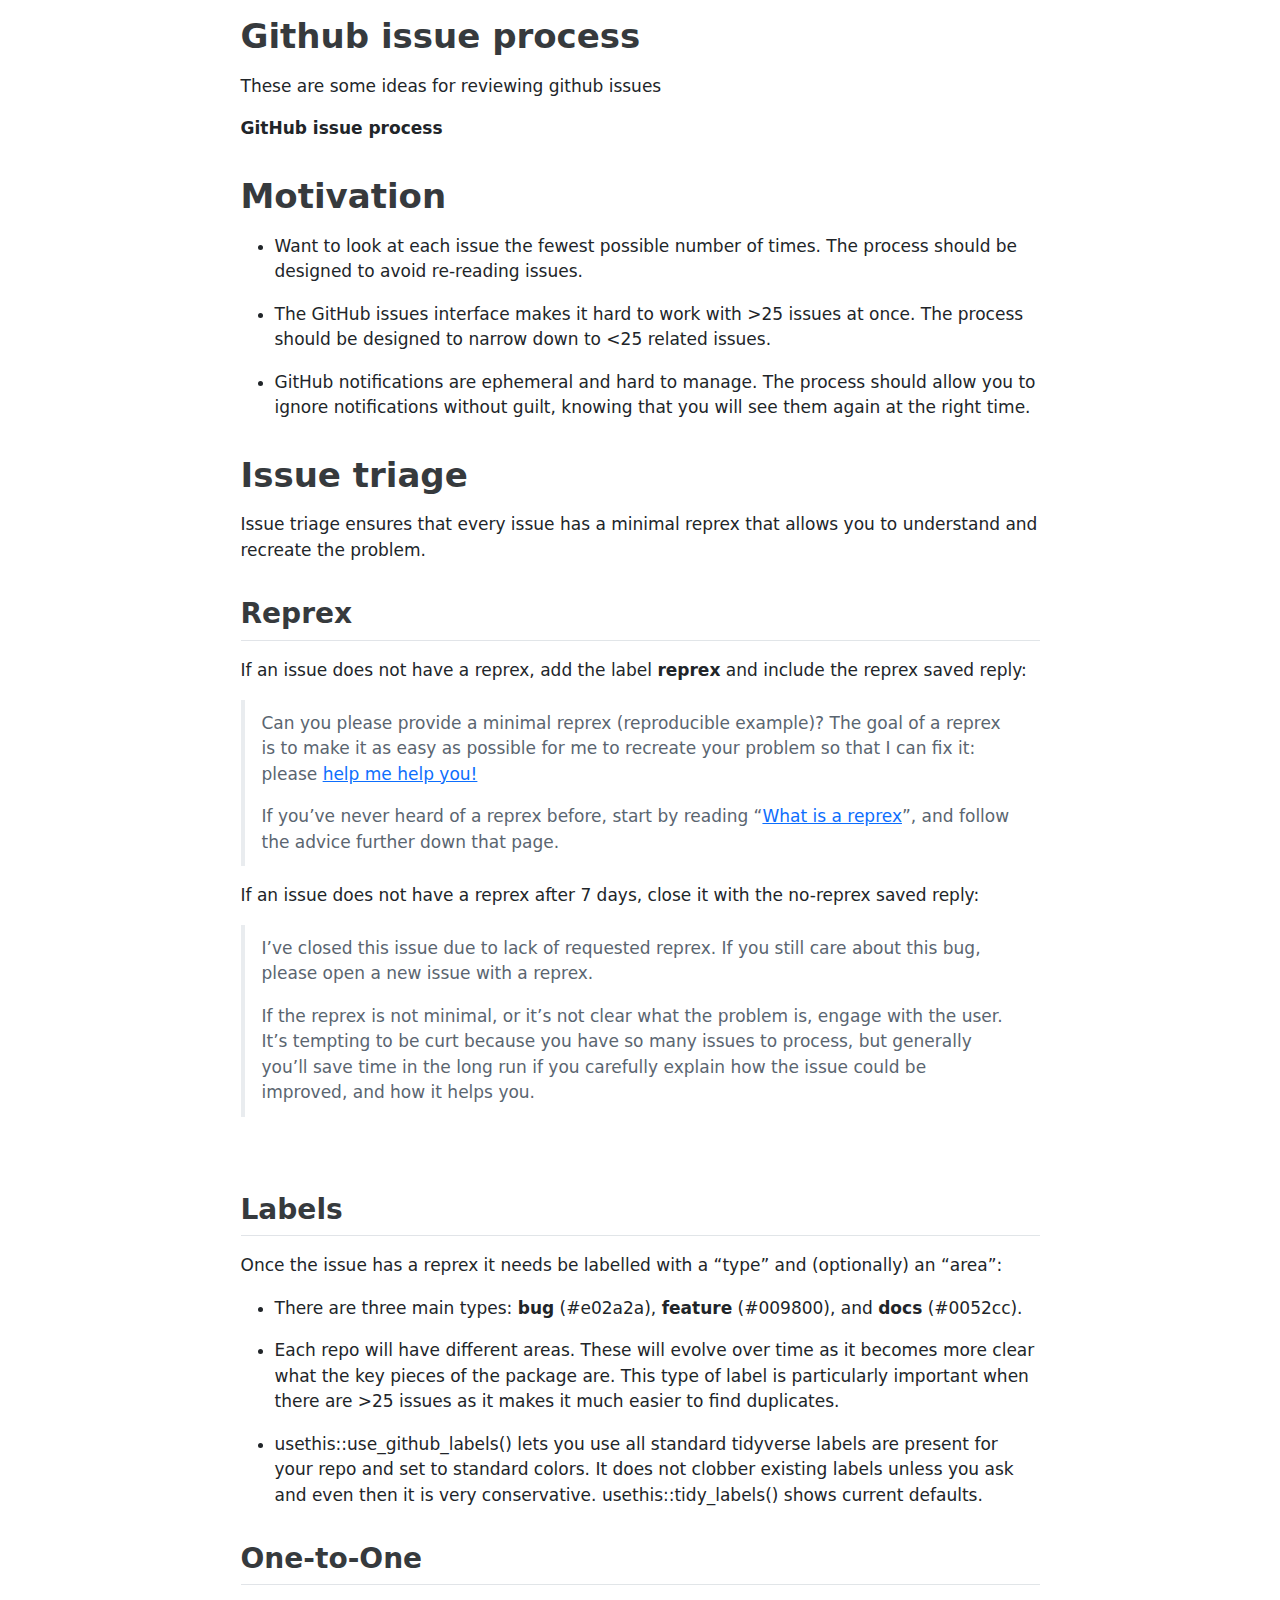
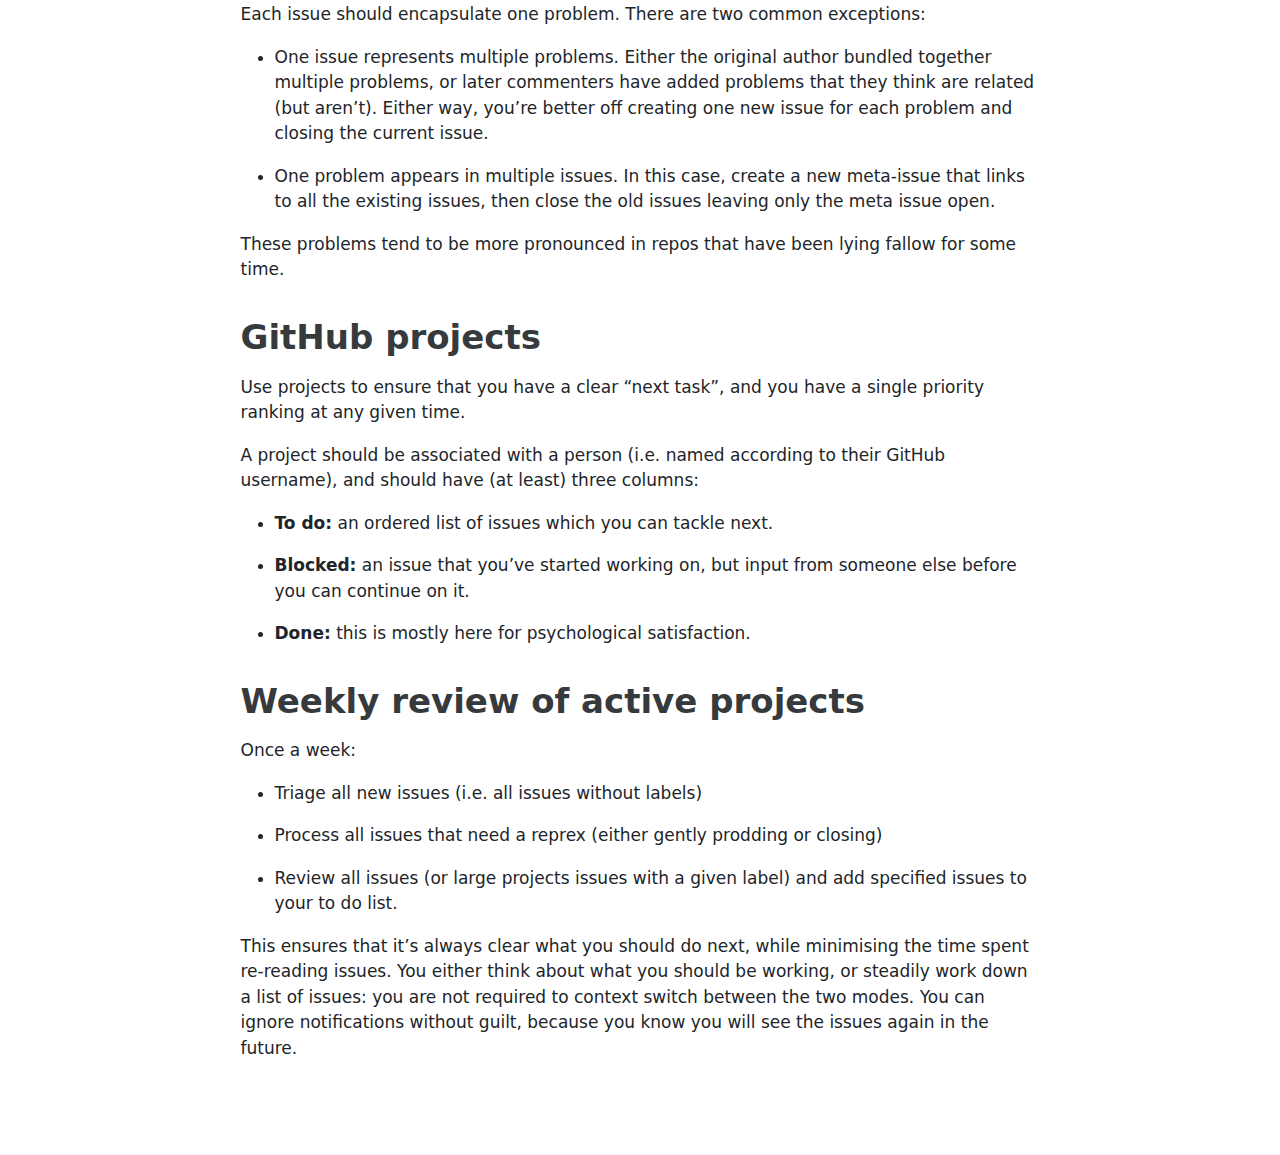
<file: worksheets/github-review.html>
<!DOCTYPE html>
<html xmlns="http://www.w3.org/1999/xhtml" lang="en" xml:lang="en"><head>

<meta charset="utf-8">
<meta name="generator" content="quarto-1.3.353">

<meta name="viewport" content="width=device-width, initial-scale=1.0, user-scalable=yes">


<title>Github issue process</title>
<style>
code{white-space: pre-wrap;}
span.smallcaps{font-variant: small-caps;}
div.columns{display: flex; gap: min(4vw, 1.5em);}
div.column{flex: auto; overflow-x: auto;}
div.hanging-indent{margin-left: 1.5em; text-indent: -1.5em;}
ul.task-list{list-style: none;}
ul.task-list li input[type="checkbox"] {
  width: 0.8em;
  margin: 0 0.8em 0.2em -1em; /* quarto-specific, see https://github.com/quarto-dev/quarto-cli/issues/4556 */ 
  vertical-align: middle;
}
</style>


<script src="github-review_files/libs/clipboard/clipboard.min.js"></script>
<script src="github-review_files/libs/quarto-html/quarto.js"></script>
<script src="github-review_files/libs/quarto-html/popper.min.js"></script>
<script src="github-review_files/libs/quarto-html/tippy.umd.min.js"></script>
<script src="github-review_files/libs/quarto-html/anchor.min.js"></script>
<link href="github-review_files/libs/quarto-html/tippy.css" rel="stylesheet">
<link href="github-review_files/libs/quarto-html/quarto-syntax-highlighting.css" rel="stylesheet" id="quarto-text-highlighting-styles">
<script src="github-review_files/libs/bootstrap/bootstrap.min.js"></script>
<link href="github-review_files/libs/bootstrap/bootstrap-icons.css" rel="stylesheet">
<link href="github-review_files/libs/bootstrap/bootstrap.min.css" rel="stylesheet" id="quarto-bootstrap" data-mode="light">


</head>

<body class="fullcontent">

<div id="quarto-content" class="page-columns page-rows-contents page-layout-article">

<main class="content" id="quarto-document-content">

<header id="title-block-header" class="quarto-title-block default">
<div class="quarto-title">
<h1 class="title">Github issue process</h1>
</div>



<div class="quarto-title-meta">

    
  
    
  </div>
  

</header>

<p>These are some ideas for reviewing github issues</p>
<p><strong>GitHub issue process</strong></p>
<section id="motivation" class="level1">
<h1><strong>Motivation</strong></h1>
<ul>
<li><p>Want to look at each issue the fewest possible number of times. The process should be designed to avoid re-reading issues.</p></li>
<li><p>The GitHub issues interface makes it hard to work with &gt;25 issues at once. The process should be designed to narrow down to &lt;25 related issues.</p></li>
<li><p>GitHub notifications are ephemeral and hard to manage. The process should allow you to ignore notifications without guilt, knowing that you will see them again at the right time.</p></li>
</ul>
</section>
<section id="issue-triage" class="level1">
<h1><strong>Issue triage</strong></h1>
<p>Issue triage ensures that every issue has a minimal reprex that allows you to understand and recreate the problem.</p>
<section id="reprex" class="level2">
<h2 class="anchored" data-anchor-id="reprex">Reprex</h2>
<p>If an issue does not have a reprex, add the label <strong>reprex</strong> and include the reprex saved reply:</p>
<blockquote class="blockquote">
<p>Can you please provide a minimal reprex (reproducible example)? The goal of a reprex is to make it as easy as possible for me to recreate your problem so that I can fix it: please <a href="https://nypdecider.files.wordpress.com/2014/08/help-me-help-you.gif">help me help you!</a></p>
<p>If you’ve never heard of a reprex before, start by reading “<a href="https://github.com/jennybc/reprex#what-is-a-reprex">What is a reprex</a>”, and follow the advice further down that page.</p>
</blockquote>
<p>If an issue does not have a reprex after 7 days, close it with the no-reprex saved reply:</p>
<blockquote class="blockquote">
<p>I’ve closed this issue due to lack of requested reprex. If you still care about this bug, please open a new issue with a reprex.</p>
<p>If the reprex is not minimal, or it’s not clear what the problem is, engage with the user. It’s tempting to be curt because you have so many issues to process, but generally you’ll save time in the long run if you carefully explain how the issue could be improved, and how it helps you.</p>
</blockquote>
<p><br>
</p>
</section>
<section id="labels" class="level2">
<h2 class="anchored" data-anchor-id="labels">Labels</h2>
<p>Once the issue has a reprex it needs be labelled with a “type” and (optionally) an “area”:</p>
<ul>
<li><p>There are three main types: <strong>bug</strong> (#e02a2a), <strong>feature</strong> (#009800), and <strong>docs</strong> (#0052cc).</p></li>
<li><p>Each repo will have different areas. These will evolve over time as it becomes more clear what the key pieces of the package are. This type of label is particularly important when there are &gt;25 issues as it makes it much easier to find duplicates.</p></li>
<li><p>usethis::use_github_labels() lets you use all standard tidyverse labels are present for your repo and set to standard colors. It does not clobber existing labels unless you ask and even then it is very conservative. usethis::tidy_labels() shows current defaults.</p></li>
</ul>
</section>
<section id="one-to-one" class="level2">
<h2 class="anchored" data-anchor-id="one-to-one">One-to-One</h2>
<p>Each issue should encapsulate one problem. There are two common exceptions:</p>
<ul>
<li><p>One issue represents multiple problems. Either the original author bundled together multiple problems, or later commenters have added problems that they think are related (but aren’t). Either way, you’re better off creating one new issue for each problem and closing the current issue.</p></li>
<li><p>One problem appears in multiple issues. In this case, create a new meta-issue that links to all the existing issues, then close the old issues leaving only the meta issue open.</p></li>
</ul>
<p>These problems tend to be more pronounced in repos that have been lying fallow for some time.</p>
</section>
</section>
<section id="github-projects" class="level1">
<h1><strong>GitHub projects</strong></h1>
<p>Use projects to ensure that you have a clear “next task”, and you have a single priority ranking at any given time.</p>
<p>A project should be associated with a person (i.e.&nbsp;named according to their GitHub username), and should have (at least) three columns:</p>
<ul>
<li><p><strong>To do:</strong> an ordered list of issues which you can tackle next.</p></li>
<li><p><strong>Blocked:</strong> an issue that you’ve started working on, but input from someone else before you can continue on it.</p></li>
<li><p><strong>Done:</strong> this is mostly here for psychological satisfaction.</p></li>
</ul>
</section>
<section id="weekly-review-of-active-projects" class="level1">
<h1><strong>Weekly review of active projects</strong></h1>
<p>Once a week:</p>
<ul>
<li><p>Triage all new issues (i.e.&nbsp;all issues without labels)</p></li>
<li><p>Process all issues that need a reprex (either gently prodding or closing)</p></li>
<li><p>Review all issues (or large projects issues with a given label) and add specified issues to your to do list.</p></li>
</ul>
<p>This ensures that it’s always clear what you should do next, while minimising the time spent re-reading issues. You either think about what you should be working, or steadily work down a list of issues: you are not required to context switch between the two modes. You can ignore notifications without guilt, because you know you will see the issues again in the future.</p>
</section>

</main>
<!-- /main column -->
<script id="quarto-html-after-body" type="application/javascript">
window.document.addEventListener("DOMContentLoaded", function (event) {
  const toggleBodyColorMode = (bsSheetEl) => {
    const mode = bsSheetEl.getAttribute("data-mode");
    const bodyEl = window.document.querySelector("body");
    if (mode === "dark") {
      bodyEl.classList.add("quarto-dark");
      bodyEl.classList.remove("quarto-light");
    } else {
      bodyEl.classList.add("quarto-light");
      bodyEl.classList.remove("quarto-dark");
    }
  }
  const toggleBodyColorPrimary = () => {
    const bsSheetEl = window.document.querySelector("link#quarto-bootstrap");
    if (bsSheetEl) {
      toggleBodyColorMode(bsSheetEl);
    }
  }
  toggleBodyColorPrimary();  
  const icon = "";
  const anchorJS = new window.AnchorJS();
  anchorJS.options = {
    placement: 'right',
    icon: icon
  };
  anchorJS.add('.anchored');
  const isCodeAnnotation = (el) => {
    for (const clz of el.classList) {
      if (clz.startsWith('code-annotation-')) {                     
        return true;
      }
    }
    return false;
  }
  const clipboard = new window.ClipboardJS('.code-copy-button', {
    text: function(trigger) {
      const codeEl = trigger.previousElementSibling.cloneNode(true);
      for (const childEl of codeEl.children) {
        if (isCodeAnnotation(childEl)) {
          childEl.remove();
        }
      }
      return codeEl.innerText;
    }
  });
  clipboard.on('success', function(e) {
    // button target
    const button = e.trigger;
    // don't keep focus
    button.blur();
    // flash "checked"
    button.classList.add('code-copy-button-checked');
    var currentTitle = button.getAttribute("title");
    button.setAttribute("title", "Copied!");
    let tooltip;
    if (window.bootstrap) {
      button.setAttribute("data-bs-toggle", "tooltip");
      button.setAttribute("data-bs-placement", "left");
      button.setAttribute("data-bs-title", "Copied!");
      tooltip = new bootstrap.Tooltip(button, 
        { trigger: "manual", 
          customClass: "code-copy-button-tooltip",
          offset: [0, -8]});
      tooltip.show();    
    }
    setTimeout(function() {
      if (tooltip) {
        tooltip.hide();
        button.removeAttribute("data-bs-title");
        button.removeAttribute("data-bs-toggle");
        button.removeAttribute("data-bs-placement");
      }
      button.setAttribute("title", currentTitle);
      button.classList.remove('code-copy-button-checked');
    }, 1000);
    // clear code selection
    e.clearSelection();
  });
  function tippyHover(el, contentFn) {
    const config = {
      allowHTML: true,
      content: contentFn,
      maxWidth: 500,
      delay: 100,
      arrow: false,
      appendTo: function(el) {
          return el.parentElement;
      },
      interactive: true,
      interactiveBorder: 10,
      theme: 'quarto',
      placement: 'bottom-start'
    };
    window.tippy(el, config); 
  }
  const noterefs = window.document.querySelectorAll('a[role="doc-noteref"]');
  for (var i=0; i<noterefs.length; i++) {
    const ref = noterefs[i];
    tippyHover(ref, function() {
      // use id or data attribute instead here
      let href = ref.getAttribute('data-footnote-href') || ref.getAttribute('href');
      try { href = new URL(href).hash; } catch {}
      const id = href.replace(/^#\/?/, "");
      const note = window.document.getElementById(id);
      return note.innerHTML;
    });
  }
      let selectedAnnoteEl;
      const selectorForAnnotation = ( cell, annotation) => {
        let cellAttr = 'data-code-cell="' + cell + '"';
        let lineAttr = 'data-code-annotation="' +  annotation + '"';
        const selector = 'span[' + cellAttr + '][' + lineAttr + ']';
        return selector;
      }
      const selectCodeLines = (annoteEl) => {
        const doc = window.document;
        const targetCell = annoteEl.getAttribute("data-target-cell");
        const targetAnnotation = annoteEl.getAttribute("data-target-annotation");
        const annoteSpan = window.document.querySelector(selectorForAnnotation(targetCell, targetAnnotation));
        const lines = annoteSpan.getAttribute("data-code-lines").split(",");
        const lineIds = lines.map((line) => {
          return targetCell + "-" + line;
        })
        let top = null;
        let height = null;
        let parent = null;
        if (lineIds.length > 0) {
            //compute the position of the single el (top and bottom and make a div)
            const el = window.document.getElementById(lineIds[0]);
            top = el.offsetTop;
            height = el.offsetHeight;
            parent = el.parentElement.parentElement;
          if (lineIds.length > 1) {
            const lastEl = window.document.getElementById(lineIds[lineIds.length - 1]);
            const bottom = lastEl.offsetTop + lastEl.offsetHeight;
            height = bottom - top;
          }
          if (top !== null && height !== null && parent !== null) {
            // cook up a div (if necessary) and position it 
            let div = window.document.getElementById("code-annotation-line-highlight");
            if (div === null) {
              div = window.document.createElement("div");
              div.setAttribute("id", "code-annotation-line-highlight");
              div.style.position = 'absolute';
              parent.appendChild(div);
            }
            div.style.top = top - 2 + "px";
            div.style.height = height + 4 + "px";
            let gutterDiv = window.document.getElementById("code-annotation-line-highlight-gutter");
            if (gutterDiv === null) {
              gutterDiv = window.document.createElement("div");
              gutterDiv.setAttribute("id", "code-annotation-line-highlight-gutter");
              gutterDiv.style.position = 'absolute';
              const codeCell = window.document.getElementById(targetCell);
              const gutter = codeCell.querySelector('.code-annotation-gutter');
              gutter.appendChild(gutterDiv);
            }
            gutterDiv.style.top = top - 2 + "px";
            gutterDiv.style.height = height + 4 + "px";
          }
          selectedAnnoteEl = annoteEl;
        }
      };
      const unselectCodeLines = () => {
        const elementsIds = ["code-annotation-line-highlight", "code-annotation-line-highlight-gutter"];
        elementsIds.forEach((elId) => {
          const div = window.document.getElementById(elId);
          if (div) {
            div.remove();
          }
        });
        selectedAnnoteEl = undefined;
      };
      // Attach click handler to the DT
      const annoteDls = window.document.querySelectorAll('dt[data-target-cell]');
      for (const annoteDlNode of annoteDls) {
        annoteDlNode.addEventListener('click', (event) => {
          const clickedEl = event.target;
          if (clickedEl !== selectedAnnoteEl) {
            unselectCodeLines();
            const activeEl = window.document.querySelector('dt[data-target-cell].code-annotation-active');
            if (activeEl) {
              activeEl.classList.remove('code-annotation-active');
            }
            selectCodeLines(clickedEl);
            clickedEl.classList.add('code-annotation-active');
          } else {
            // Unselect the line
            unselectCodeLines();
            clickedEl.classList.remove('code-annotation-active');
          }
        });
      }
  const findCites = (el) => {
    const parentEl = el.parentElement;
    if (parentEl) {
      const cites = parentEl.dataset.cites;
      if (cites) {
        return {
          el,
          cites: cites.split(' ')
        };
      } else {
        return findCites(el.parentElement)
      }
    } else {
      return undefined;
    }
  };
  var bibliorefs = window.document.querySelectorAll('a[role="doc-biblioref"]');
  for (var i=0; i<bibliorefs.length; i++) {
    const ref = bibliorefs[i];
    const citeInfo = findCites(ref);
    if (citeInfo) {
      tippyHover(citeInfo.el, function() {
        var popup = window.document.createElement('div');
        citeInfo.cites.forEach(function(cite) {
          var citeDiv = window.document.createElement('div');
          citeDiv.classList.add('hanging-indent');
          citeDiv.classList.add('csl-entry');
          var biblioDiv = window.document.getElementById('ref-' + cite);
          if (biblioDiv) {
            citeDiv.innerHTML = biblioDiv.innerHTML;
          }
          popup.appendChild(citeDiv);
        });
        return popup.innerHTML;
      });
    }
  }
});
</script>
</div> <!-- /content -->



</body></html>
</file>
<file: site_libs/quarto-html/tippy.css>
.tippy-box[data-animation=fade][data-state=hidden]{opacity:0}[data-tippy-root]{max-width:calc(100vw - 10px)}.tippy-box{position:relative;background-color:#333;color:#fff;border-radius:4px;font-size:14px;line-height:1.4;white-space:normal;outline:0;transition-property:transform,visibility,opacity}.tippy-box[data-placement^=top]>.tippy-arrow{bottom:0}.tippy-box[data-placement^=top]>.tippy-arrow:before{bottom:-7px;left:0;border-width:8px 8px 0;border-top-color:initial;transform-origin:center top}.tippy-box[data-placement^=bottom]>.tippy-arrow{top:0}.tippy-box[data-placement^=bottom]>.tippy-arrow:before{top:-7px;left:0;border-width:0 8px 8px;border-bottom-color:initial;transform-origin:center bottom}.tippy-box[data-placement^=left]>.tippy-arrow{right:0}.tippy-box[data-placement^=left]>.tippy-arrow:before{border-width:8px 0 8px 8px;border-left-color:initial;right:-7px;transform-origin:center left}.tippy-box[data-placement^=right]>.tippy-arrow{left:0}.tippy-box[data-placement^=right]>.tippy-arrow:before{left:-7px;border-width:8px 8px 8px 0;border-right-color:initial;transform-origin:center right}.tippy-box[data-inertia][data-state=visible]{transition-timing-function:cubic-bezier(.54,1.5,.38,1.11)}.tippy-arrow{width:16px;height:16px;color:#333}.tippy-arrow:before{content:"";position:absolute;border-color:transparent;border-style:solid}.tippy-content{position:relative;padding:5px 9px;z-index:1}
</file>
<file: site_libs/quarto-html/quarto-syntax-highlighting.css>
/* quarto syntax highlight colors */
:root {
  --quarto-hl-ot-color: #003B4F;
  --quarto-hl-at-color: #657422;
  --quarto-hl-ss-color: #20794D;
  --quarto-hl-an-color: #5E5E5E;
  --quarto-hl-fu-color: #4758AB;
  --quarto-hl-st-color: #20794D;
  --quarto-hl-cf-color: #003B4F;
  --quarto-hl-op-color: #5E5E5E;
  --quarto-hl-er-color: #AD0000;
  --quarto-hl-bn-color: #AD0000;
  --quarto-hl-al-color: #AD0000;
  --quarto-hl-va-color: #111111;
  --quarto-hl-bu-color: inherit;
  --quarto-hl-ex-color: inherit;
  --quarto-hl-pp-color: #AD0000;
  --quarto-hl-in-color: #5E5E5E;
  --quarto-hl-vs-color: #20794D;
  --quarto-hl-wa-color: #5E5E5E;
  --quarto-hl-do-color: #5E5E5E;
  --quarto-hl-im-color: #00769E;
  --quarto-hl-ch-color: #20794D;
  --quarto-hl-dt-color: #AD0000;
  --quarto-hl-fl-color: #AD0000;
  --quarto-hl-co-color: #5E5E5E;
  --quarto-hl-cv-color: #5E5E5E;
  --quarto-hl-cn-color: #8f5902;
  --quarto-hl-sc-color: #5E5E5E;
  --quarto-hl-dv-color: #AD0000;
  --quarto-hl-kw-color: #003B4F;
}

/* other quarto variables */
:root {
  --quarto-font-monospace: SFMono-Regular, Menlo, Monaco, Consolas, "Liberation Mono", "Courier New", monospace;
}

pre > code.sourceCode > span {
  color: #003B4F;
}

code span {
  color: #003B4F;
}

code.sourceCode > span {
  color: #003B4F;
}

div.sourceCode,
div.sourceCode pre.sourceCode {
  color: #003B4F;
}

code span.ot {
  color: #003B4F;
  font-style: inherit;
}

code span.at {
  color: #657422;
  font-style: inherit;
}

code span.ss {
  color: #20794D;
  font-style: inherit;
}

code span.an {
  color: #5E5E5E;
  font-style: inherit;
}

code span.fu {
  color: #4758AB;
  font-style: inherit;
}

code span.st {
  color: #20794D;
  font-style: inherit;
}

code span.cf {
  color: #003B4F;
  font-style: inherit;
}

code span.op {
  color: #5E5E5E;
  font-style: inherit;
}

code span.er {
  color: #AD0000;
  font-style: inherit;
}

code span.bn {
  color: #AD0000;
  font-style: inherit;
}

code span.al {
  color: #AD0000;
  font-style: inherit;
}

code span.va {
  color: #111111;
  font-style: inherit;
}

code span.bu {
  font-style: inherit;
}

code span.ex {
  font-style: inherit;
}

code span.pp {
  color: #AD0000;
  font-style: inherit;
}

code span.in {
  color: #5E5E5E;
  font-style: inherit;
}

code span.vs {
  color: #20794D;
  font-style: inherit;
}

code span.wa {
  color: #5E5E5E;
  font-style: italic;
}

code span.do {
  color: #5E5E5E;
  font-style: italic;
}

code span.im {
  color: #00769E;
  font-style: inherit;
}

code span.ch {
  color: #20794D;
  font-style: inherit;
}

code span.dt {
  color: #AD0000;
  font-style: inherit;
}

code span.fl {
  color: #AD0000;
  font-style: inherit;
}

code span.co {
  color: #5E5E5E;
  font-style: inherit;
}

code span.cv {
  color: #5E5E5E;
  font-style: italic;
}

code span.cn {
  color: #8f5902;
  font-style: inherit;
}

code span.sc {
  color: #5E5E5E;
  font-style: inherit;
}

code span.dv {
  color: #AD0000;
  font-style: inherit;
}

code span.kw {
  color: #003B4F;
  font-style: inherit;
}

.prevent-inlining {
  content: "</";
}

/*# sourceMappingURL=debc5d5d77c3f9108843748ff7464032.css.map */
</file>
<file: _book/site_libs/quarto-html/tippy.css>
.tippy-box[data-animation=fade][data-state=hidden]{opacity:0}[data-tippy-root]{max-width:calc(100vw - 10px)}.tippy-box{position:relative;background-color:#333;color:#fff;border-radius:4px;font-size:14px;line-height:1.4;white-space:normal;outline:0;transition-property:transform,visibility,opacity}.tippy-box[data-placement^=top]>.tippy-arrow{bottom:0}.tippy-box[data-placement^=top]>.tippy-arrow:before{bottom:-7px;left:0;border-width:8px 8px 0;border-top-color:initial;transform-origin:center top}.tippy-box[data-placement^=bottom]>.tippy-arrow{top:0}.tippy-box[data-placement^=bottom]>.tippy-arrow:before{top:-7px;left:0;border-width:0 8px 8px;border-bottom-color:initial;transform-origin:center bottom}.tippy-box[data-placement^=left]>.tippy-arrow{right:0}.tippy-box[data-placement^=left]>.tippy-arrow:before{border-width:8px 0 8px 8px;border-left-color:initial;right:-7px;transform-origin:center left}.tippy-box[data-placement^=right]>.tippy-arrow{left:0}.tippy-box[data-placement^=right]>.tippy-arrow:before{left:-7px;border-width:8px 8px 8px 0;border-right-color:initial;transform-origin:center right}.tippy-box[data-inertia][data-state=visible]{transition-timing-function:cubic-bezier(.54,1.5,.38,1.11)}.tippy-arrow{width:16px;height:16px;color:#333}.tippy-arrow:before{content:"";position:absolute;border-color:transparent;border-style:solid}.tippy-content{position:relative;padding:5px 9px;z-index:1}
</file>
<file: _book/site_libs/quarto-html/quarto-syntax-highlighting.css>
/* quarto syntax highlight colors */
:root {
  --quarto-hl-ot-color: #003B4F;
  --quarto-hl-at-color: #657422;
  --quarto-hl-ss-color: #20794D;
  --quarto-hl-an-color: #5E5E5E;
  --quarto-hl-fu-color: #4758AB;
  --quarto-hl-st-color: #20794D;
  --quarto-hl-cf-color: #003B4F;
  --quarto-hl-op-color: #5E5E5E;
  --quarto-hl-er-color: #AD0000;
  --quarto-hl-bn-color: #AD0000;
  --quarto-hl-al-color: #AD0000;
  --quarto-hl-va-color: #111111;
  --quarto-hl-bu-color: inherit;
  --quarto-hl-ex-color: inherit;
  --quarto-hl-pp-color: #AD0000;
  --quarto-hl-in-color: #5E5E5E;
  --quarto-hl-vs-color: #20794D;
  --quarto-hl-wa-color: #5E5E5E;
  --quarto-hl-do-color: #5E5E5E;
  --quarto-hl-im-color: #00769E;
  --quarto-hl-ch-color: #20794D;
  --quarto-hl-dt-color: #AD0000;
  --quarto-hl-fl-color: #AD0000;
  --quarto-hl-co-color: #5E5E5E;
  --quarto-hl-cv-color: #5E5E5E;
  --quarto-hl-cn-color: #8f5902;
  --quarto-hl-sc-color: #5E5E5E;
  --quarto-hl-dv-color: #AD0000;
  --quarto-hl-kw-color: #003B4F;
}

/* other quarto variables */
:root {
  --quarto-font-monospace: SFMono-Regular, Menlo, Monaco, Consolas, "Liberation Mono", "Courier New", monospace;
}

pre > code.sourceCode > span {
  color: #003B4F;
}

code span {
  color: #003B4F;
}

code.sourceCode > span {
  color: #003B4F;
}

div.sourceCode,
div.sourceCode pre.sourceCode {
  color: #003B4F;
}

code span.ot {
  color: #003B4F;
  font-style: inherit;
}

code span.at {
  color: #657422;
  font-style: inherit;
}

code span.ss {
  color: #20794D;
  font-style: inherit;
}

code span.an {
  color: #5E5E5E;
  font-style: inherit;
}

code span.fu {
  color: #4758AB;
  font-style: inherit;
}

code span.st {
  color: #20794D;
  font-style: inherit;
}

code span.cf {
  color: #003B4F;
  font-style: inherit;
}

code span.op {
  color: #5E5E5E;
  font-style: inherit;
}

code span.er {
  color: #AD0000;
  font-style: inherit;
}

code span.bn {
  color: #AD0000;
  font-style: inherit;
}

code span.al {
  color: #AD0000;
  font-style: inherit;
}

code span.va {
  color: #111111;
  font-style: inherit;
}

code span.bu {
  font-style: inherit;
}

code span.ex {
  font-style: inherit;
}

code span.pp {
  color: #AD0000;
  font-style: inherit;
}

code span.in {
  color: #5E5E5E;
  font-style: inherit;
}

code span.vs {
  color: #20794D;
  font-style: inherit;
}

code span.wa {
  color: #5E5E5E;
  font-style: italic;
}

code span.do {
  color: #5E5E5E;
  font-style: italic;
}

code span.im {
  color: #00769E;
  font-style: inherit;
}

code span.ch {
  color: #20794D;
  font-style: inherit;
}

code span.dt {
  color: #AD0000;
  font-style: inherit;
}

code span.fl {
  color: #AD0000;
  font-style: inherit;
}

code span.co {
  color: #5E5E5E;
  font-style: inherit;
}

code span.cv {
  color: #5E5E5E;
  font-style: italic;
}

code span.cn {
  color: #8f5902;
  font-style: inherit;
}

code span.sc {
  color: #5E5E5E;
  font-style: inherit;
}

code span.dv {
  color: #AD0000;
  font-style: inherit;
}

code span.kw {
  color: #003B4F;
  font-style: inherit;
}

.prevent-inlining {
  content: "</";
}

/*# sourceMappingURL=debc5d5d77c3f9108843748ff7464032.css.map */
</file>
<file: worksheets/github-review_files/libs/quarto-html/tippy.css>
.tippy-box[data-animation=fade][data-state=hidden]{opacity:0}[data-tippy-root]{max-width:calc(100vw - 10px)}.tippy-box{position:relative;background-color:#333;color:#fff;border-radius:4px;font-size:14px;line-height:1.4;white-space:normal;outline:0;transition-property:transform,visibility,opacity}.tippy-box[data-placement^=top]>.tippy-arrow{bottom:0}.tippy-box[data-placement^=top]>.tippy-arrow:before{bottom:-7px;left:0;border-width:8px 8px 0;border-top-color:initial;transform-origin:center top}.tippy-box[data-placement^=bottom]>.tippy-arrow{top:0}.tippy-box[data-placement^=bottom]>.tippy-arrow:before{top:-7px;left:0;border-width:0 8px 8px;border-bottom-color:initial;transform-origin:center bottom}.tippy-box[data-placement^=left]>.tippy-arrow{right:0}.tippy-box[data-placement^=left]>.tippy-arrow:before{border-width:8px 0 8px 8px;border-left-color:initial;right:-7px;transform-origin:center left}.tippy-box[data-placement^=right]>.tippy-arrow{left:0}.tippy-box[data-placement^=right]>.tippy-arrow:before{left:-7px;border-width:8px 8px 8px 0;border-right-color:initial;transform-origin:center right}.tippy-box[data-inertia][data-state=visible]{transition-timing-function:cubic-bezier(.54,1.5,.38,1.11)}.tippy-arrow{width:16px;height:16px;color:#333}.tippy-arrow:before{content:"";position:absolute;border-color:transparent;border-style:solid}.tippy-content{position:relative;padding:5px 9px;z-index:1}
</file>
<file: worksheets/github-review_files/libs/quarto-html/quarto-syntax-highlighting.css>
/* quarto syntax highlight colors */
:root {
  --quarto-hl-ot-color: #003B4F;
  --quarto-hl-at-color: #657422;
  --quarto-hl-ss-color: #20794D;
  --quarto-hl-an-color: #5E5E5E;
  --quarto-hl-fu-color: #4758AB;
  --quarto-hl-st-color: #20794D;
  --quarto-hl-cf-color: #003B4F;
  --quarto-hl-op-color: #5E5E5E;
  --quarto-hl-er-color: #AD0000;
  --quarto-hl-bn-color: #AD0000;
  --quarto-hl-al-color: #AD0000;
  --quarto-hl-va-color: #111111;
  --quarto-hl-bu-color: inherit;
  --quarto-hl-ex-color: inherit;
  --quarto-hl-pp-color: #AD0000;
  --quarto-hl-in-color: #5E5E5E;
  --quarto-hl-vs-color: #20794D;
  --quarto-hl-wa-color: #5E5E5E;
  --quarto-hl-do-color: #5E5E5E;
  --quarto-hl-im-color: #00769E;
  --quarto-hl-ch-color: #20794D;
  --quarto-hl-dt-color: #AD0000;
  --quarto-hl-fl-color: #AD0000;
  --quarto-hl-co-color: #5E5E5E;
  --quarto-hl-cv-color: #5E5E5E;
  --quarto-hl-cn-color: #8f5902;
  --quarto-hl-sc-color: #5E5E5E;
  --quarto-hl-dv-color: #AD0000;
  --quarto-hl-kw-color: #003B4F;
}

/* other quarto variables */
:root {
  --quarto-font-monospace: SFMono-Regular, Menlo, Monaco, Consolas, "Liberation Mono", "Courier New", monospace;
}

pre > code.sourceCode > span {
  color: #003B4F;
}

code span {
  color: #003B4F;
}

code.sourceCode > span {
  color: #003B4F;
}

div.sourceCode,
div.sourceCode pre.sourceCode {
  color: #003B4F;
}

code span.ot {
  color: #003B4F;
  font-style: inherit;
}

code span.at {
  color: #657422;
  font-style: inherit;
}

code span.ss {
  color: #20794D;
  font-style: inherit;
}

code span.an {
  color: #5E5E5E;
  font-style: inherit;
}

code span.fu {
  color: #4758AB;
  font-style: inherit;
}

code span.st {
  color: #20794D;
  font-style: inherit;
}

code span.cf {
  color: #003B4F;
  font-style: inherit;
}

code span.op {
  color: #5E5E5E;
  font-style: inherit;
}

code span.er {
  color: #AD0000;
  font-style: inherit;
}

code span.bn {
  color: #AD0000;
  font-style: inherit;
}

code span.al {
  color: #AD0000;
  font-style: inherit;
}

code span.va {
  color: #111111;
  font-style: inherit;
}

code span.bu {
  font-style: inherit;
}

code span.ex {
  font-style: inherit;
}

code span.pp {
  color: #AD0000;
  font-style: inherit;
}

code span.in {
  color: #5E5E5E;
  font-style: inherit;
}

code span.vs {
  color: #20794D;
  font-style: inherit;
}

code span.wa {
  color: #5E5E5E;
  font-style: italic;
}

code span.do {
  color: #5E5E5E;
  font-style: italic;
}

code span.im {
  color: #00769E;
  font-style: inherit;
}

code span.ch {
  color: #20794D;
  font-style: inherit;
}

code span.dt {
  color: #AD0000;
  font-style: inherit;
}

code span.fl {
  color: #AD0000;
  font-style: inherit;
}

code span.co {
  color: #5E5E5E;
  font-style: inherit;
}

code span.cv {
  color: #5E5E5E;
  font-style: italic;
}

code span.cn {
  color: #8f5902;
  font-style: inherit;
}

code span.sc {
  color: #5E5E5E;
  font-style: inherit;
}

code span.dv {
  color: #AD0000;
  font-style: inherit;
}

code span.kw {
  color: #003B4F;
  font-style: inherit;
}

.prevent-inlining {
  content: "</";
}

/*# sourceMappingURL=debc5d5d77c3f9108843748ff7464032.css.map */
</file>
